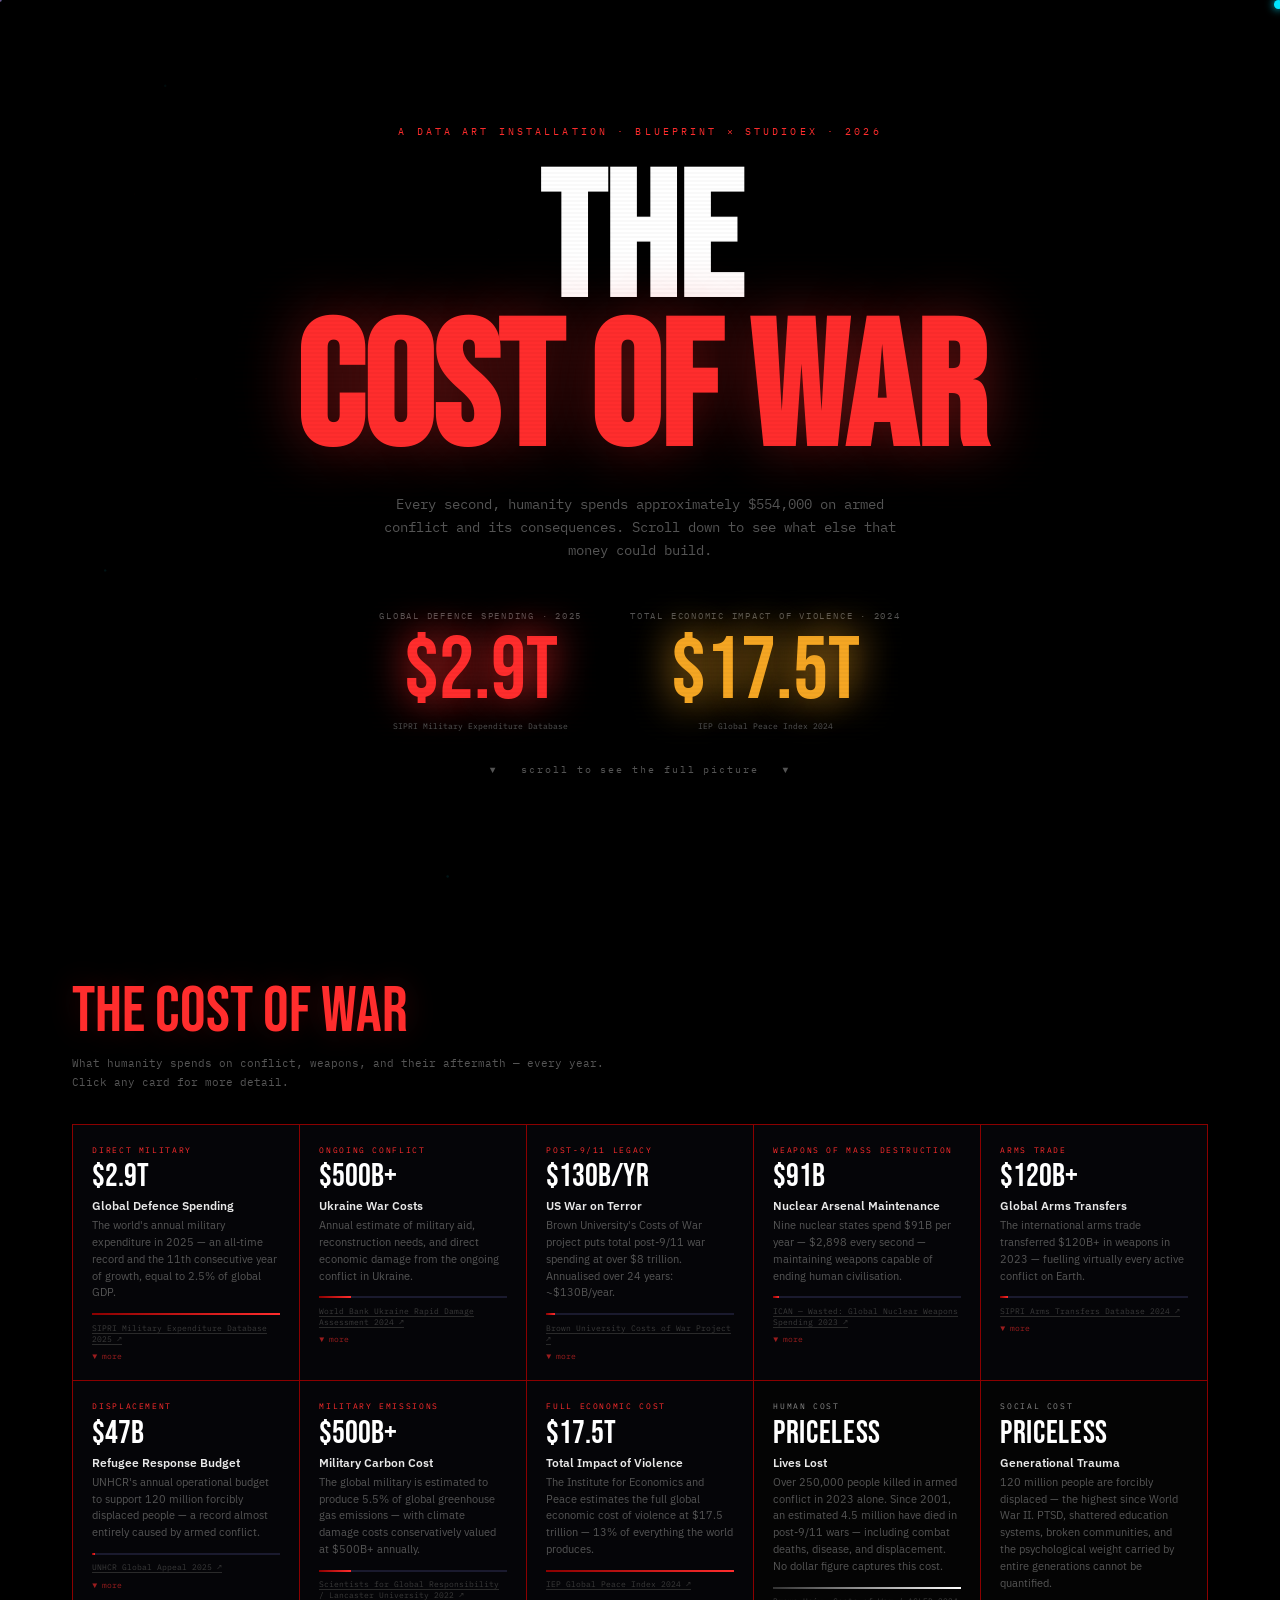
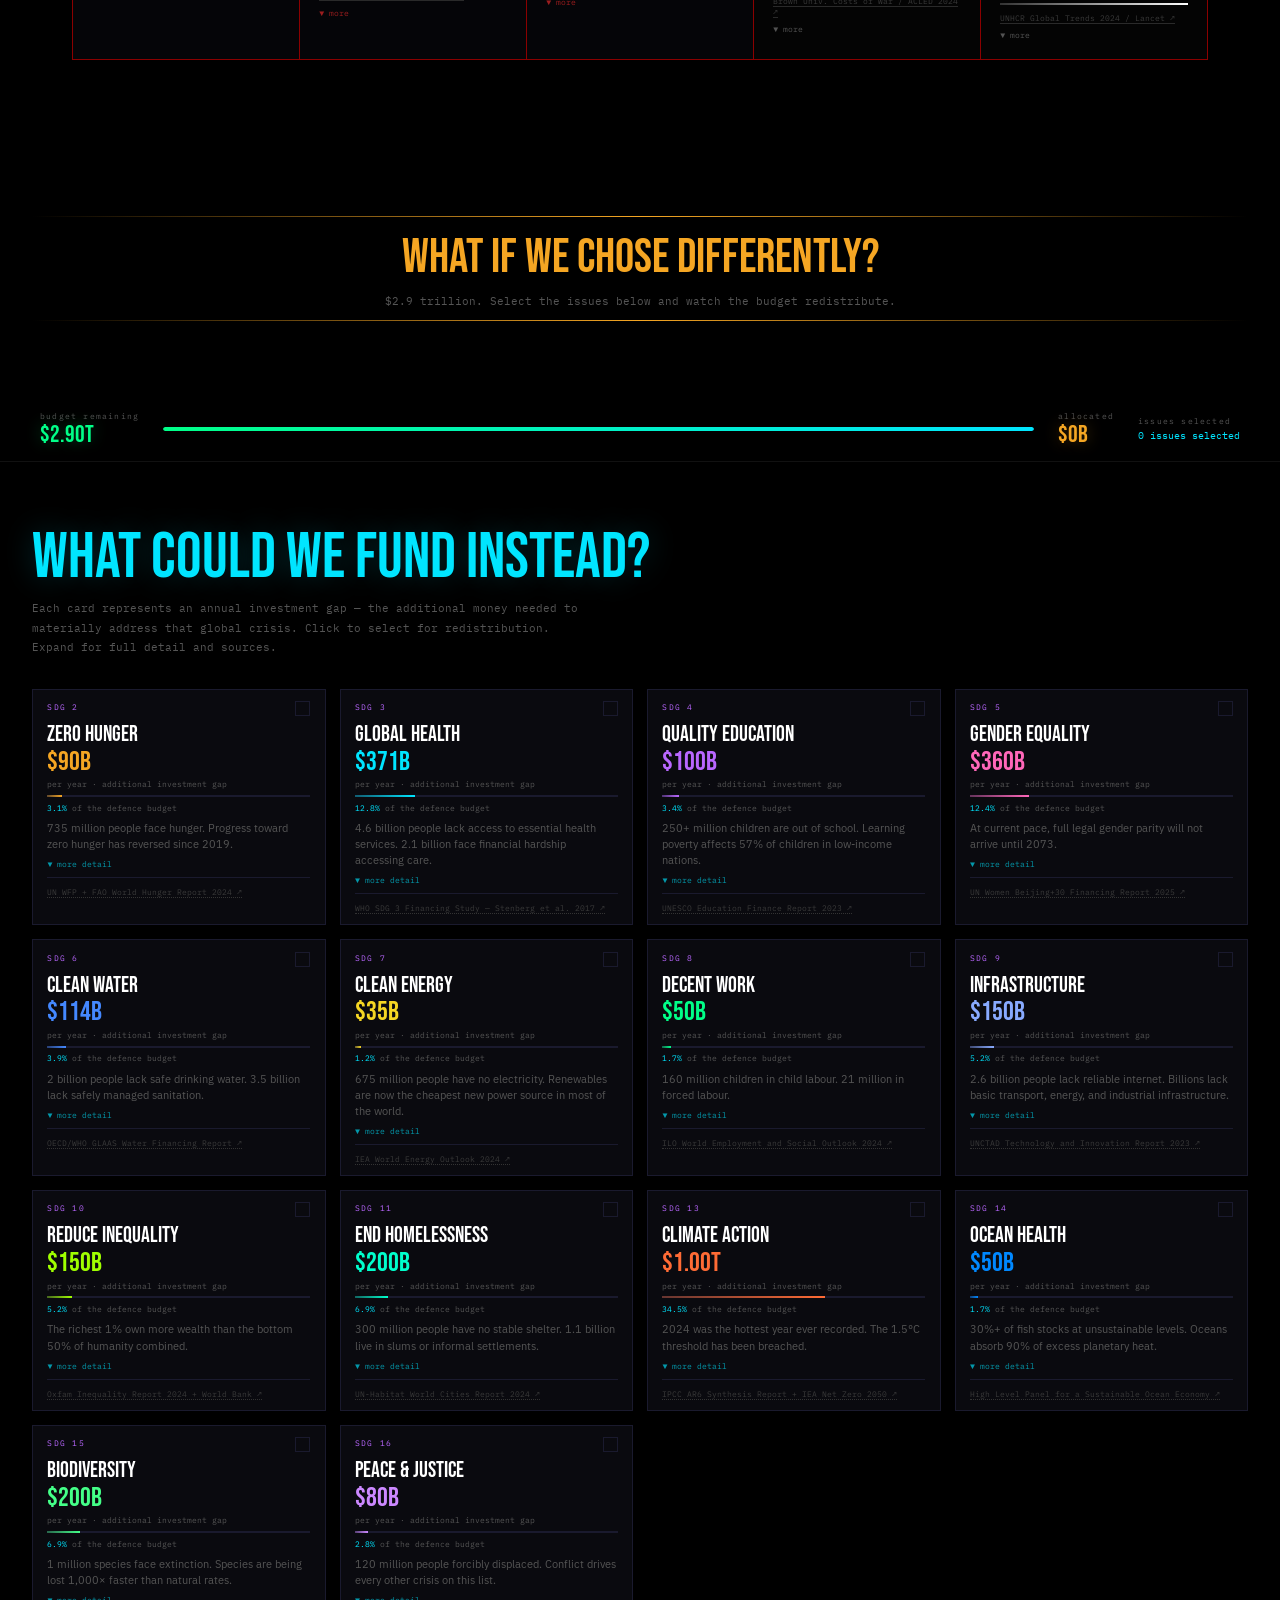
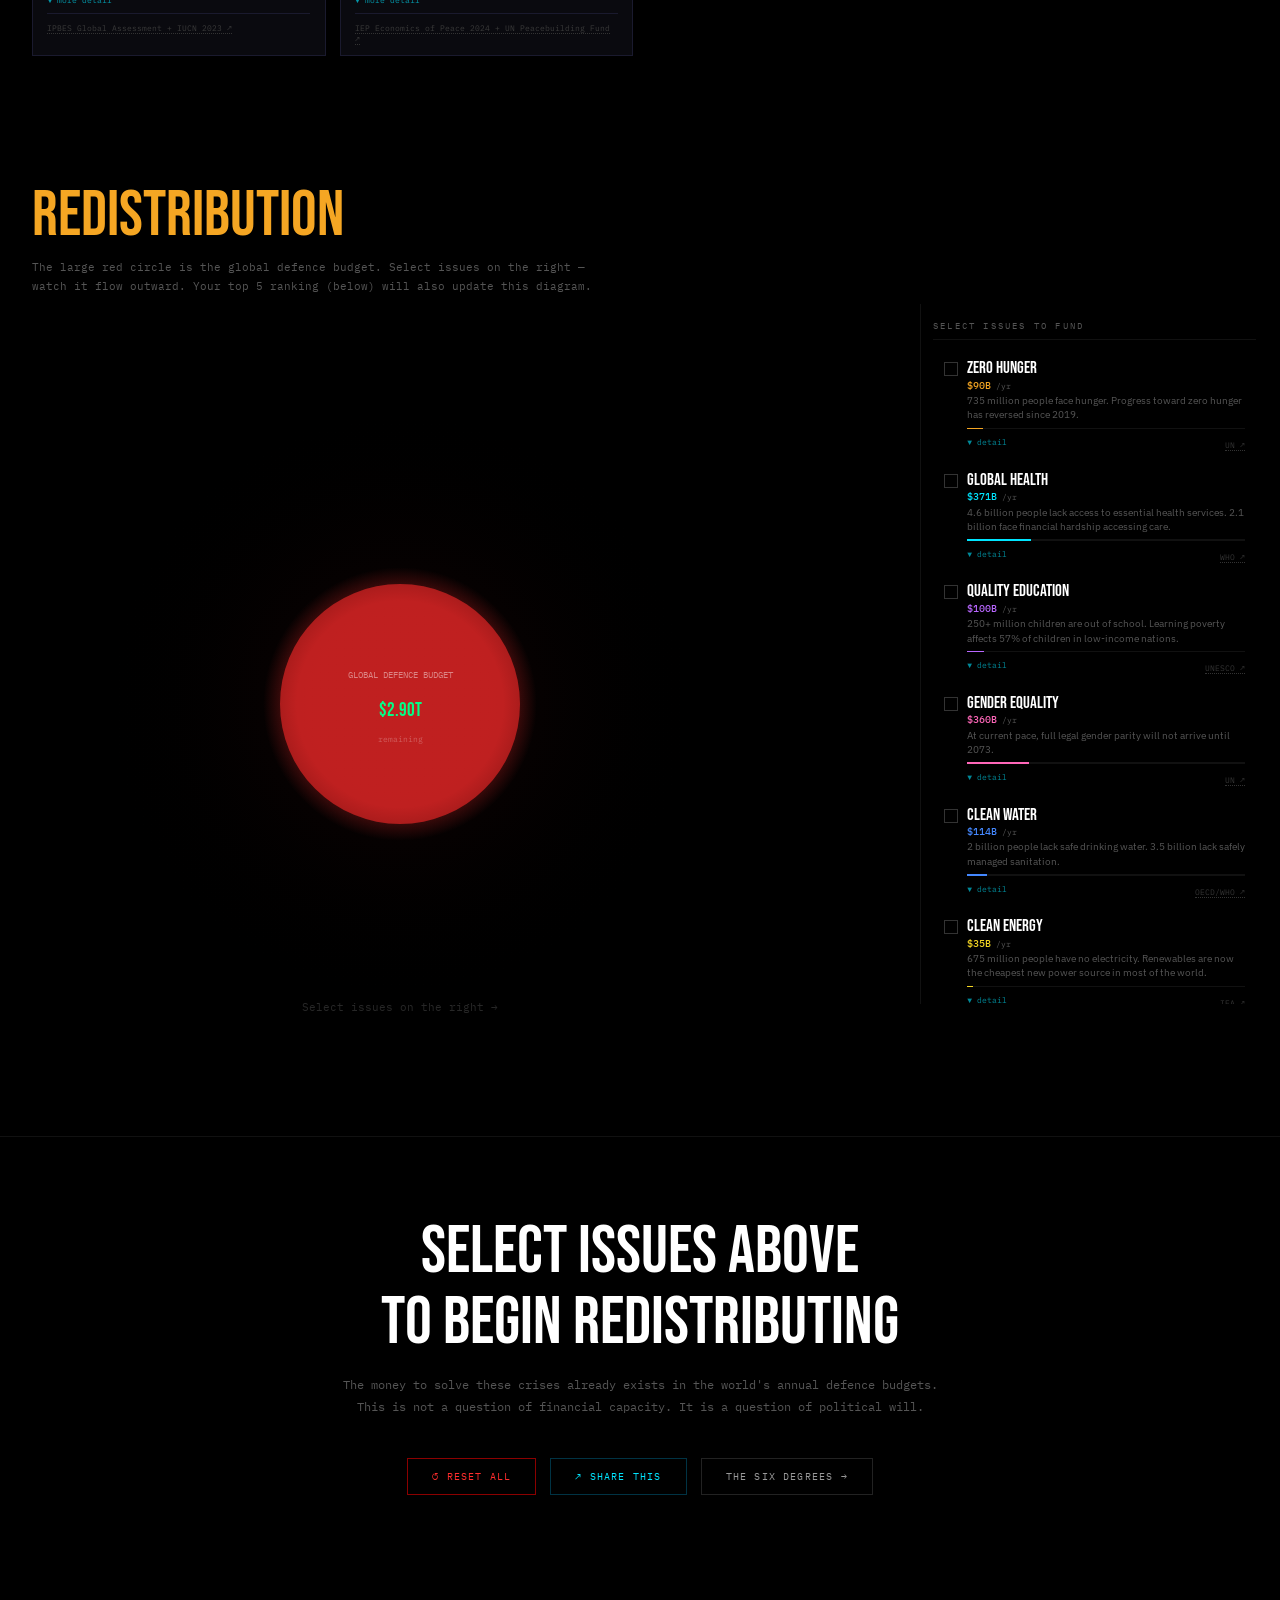
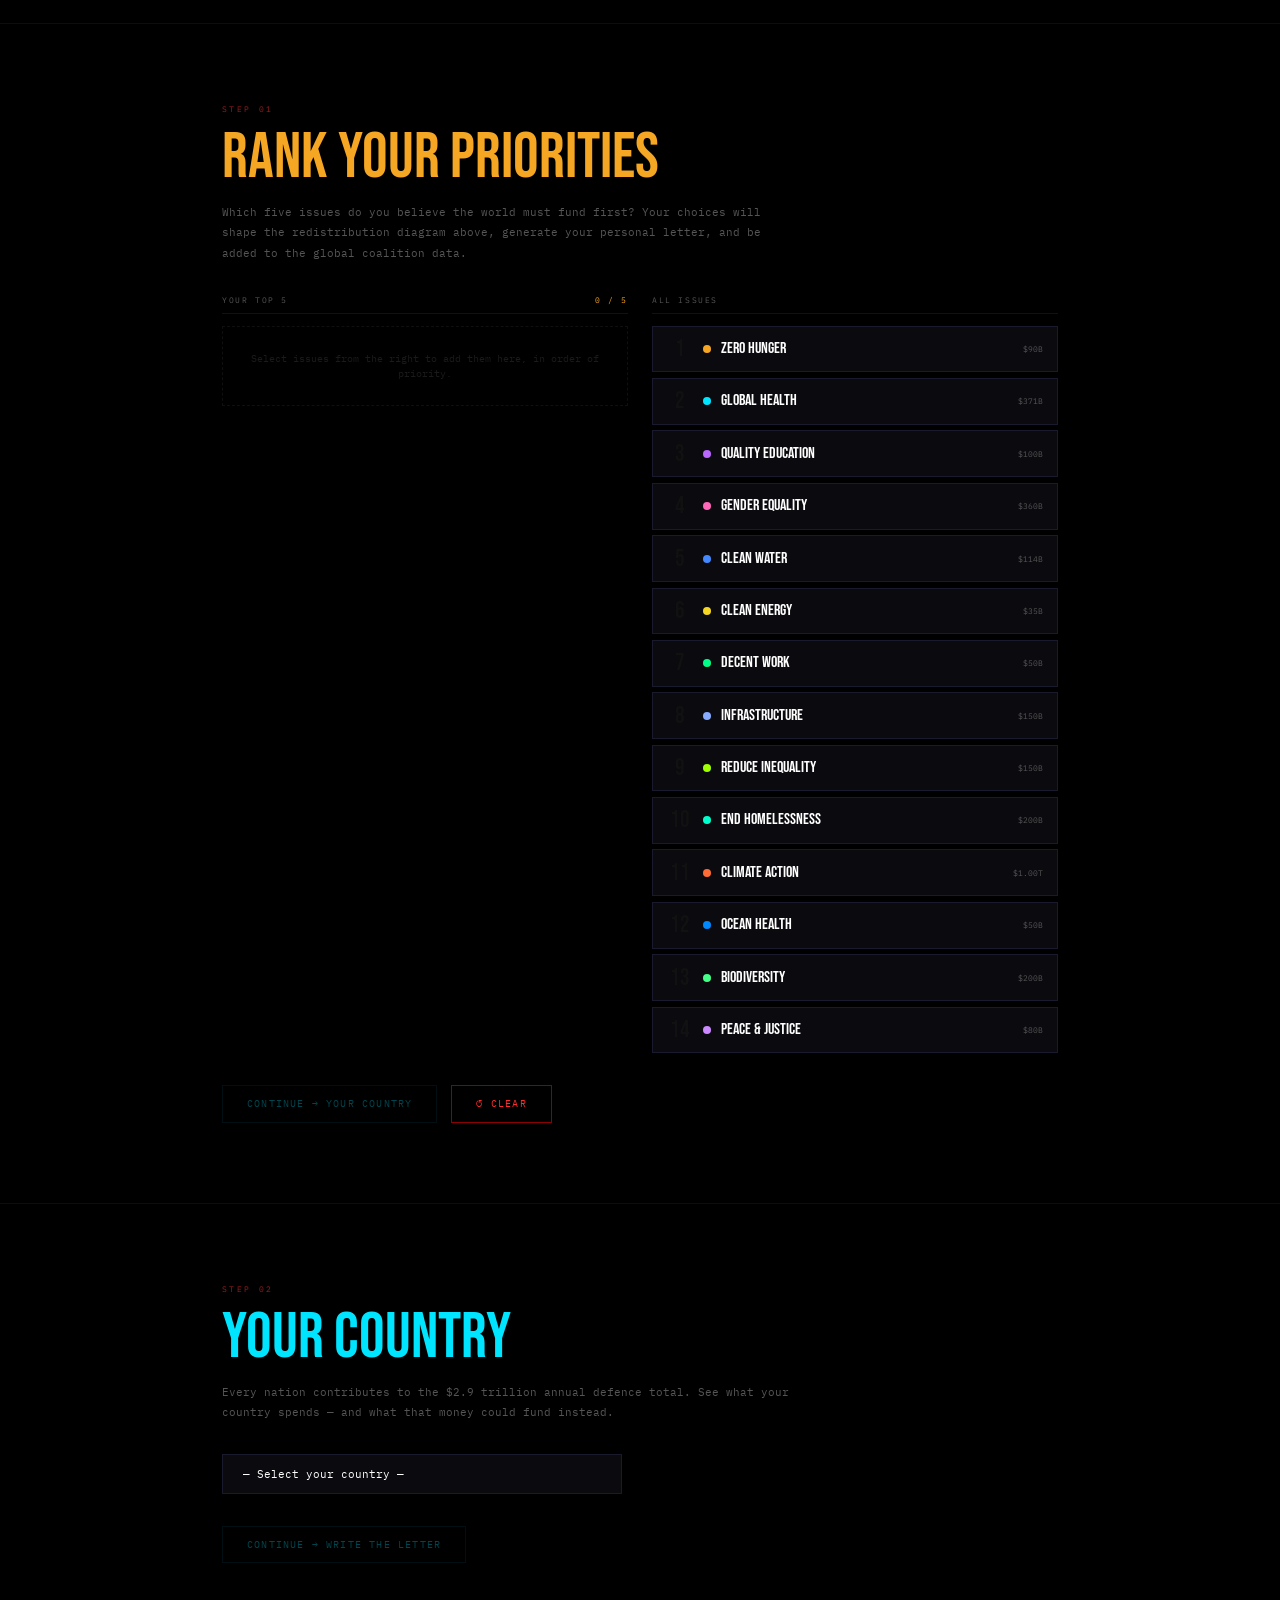
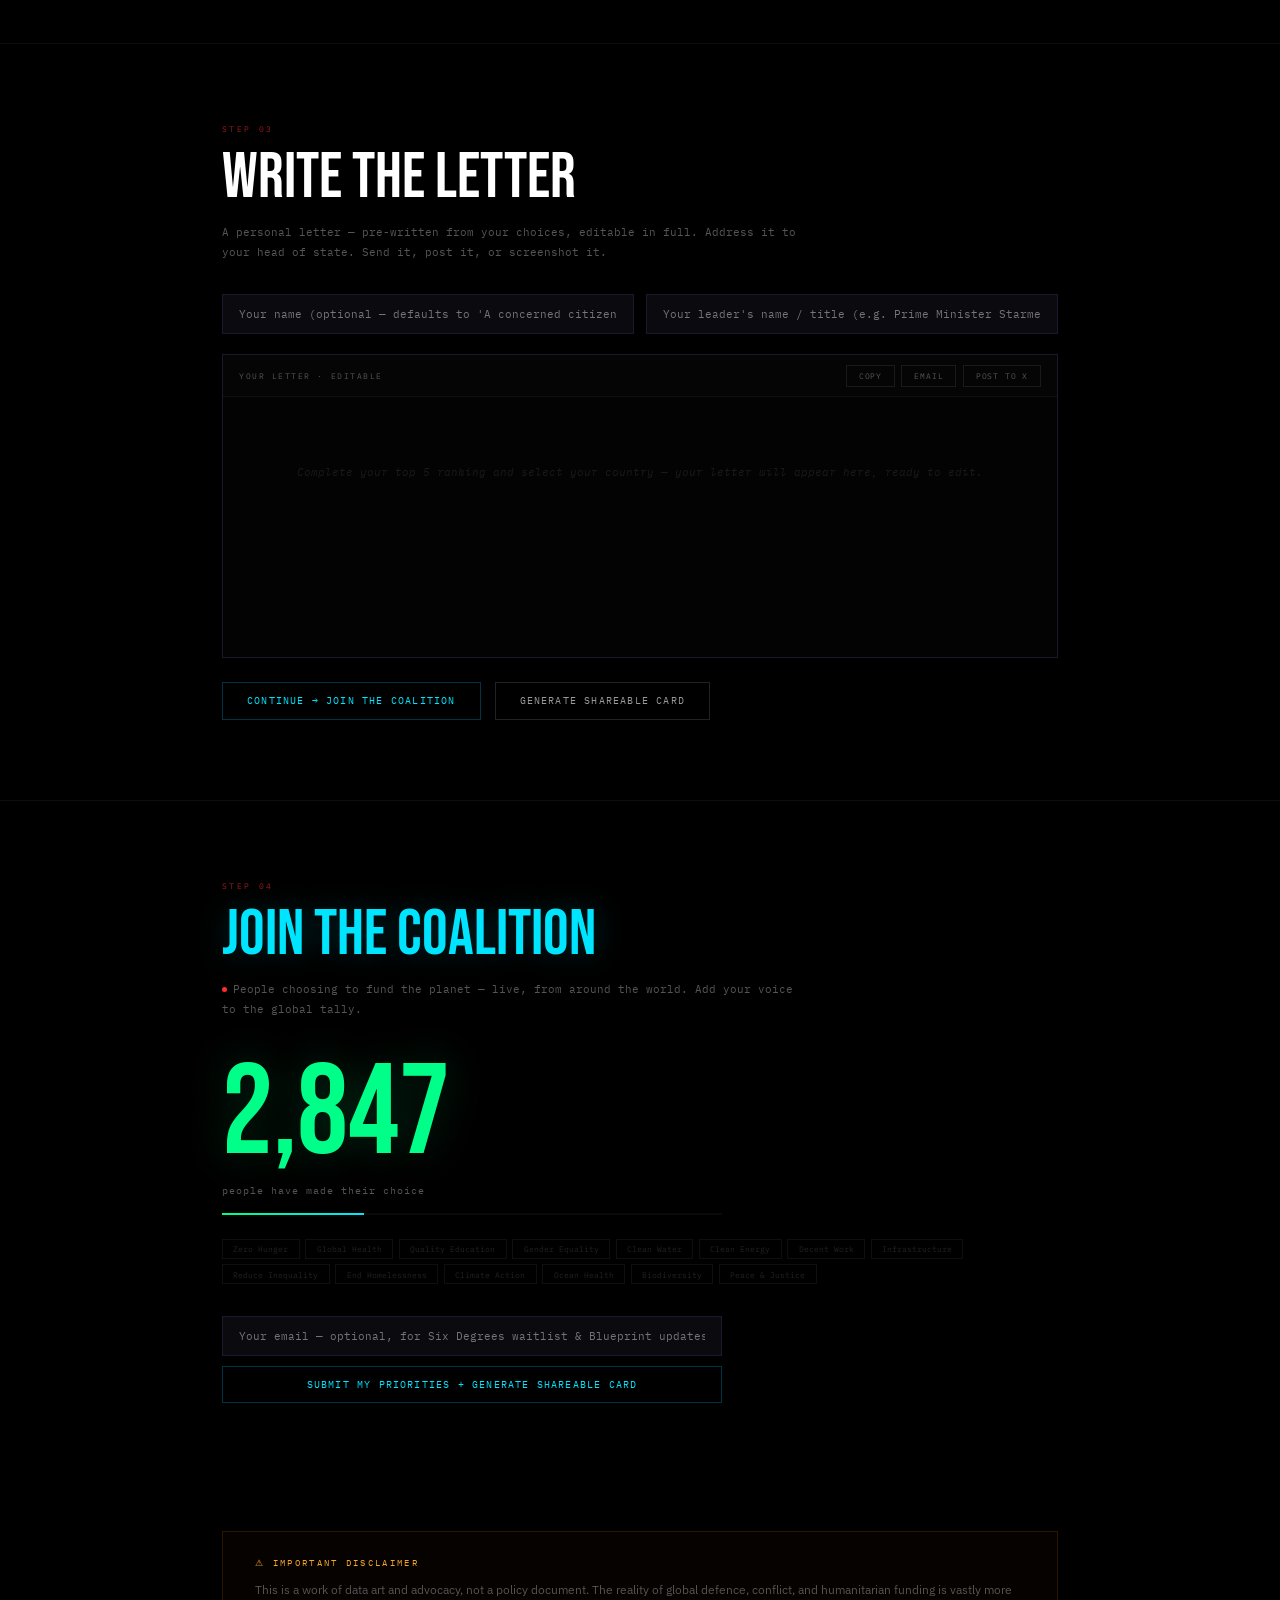
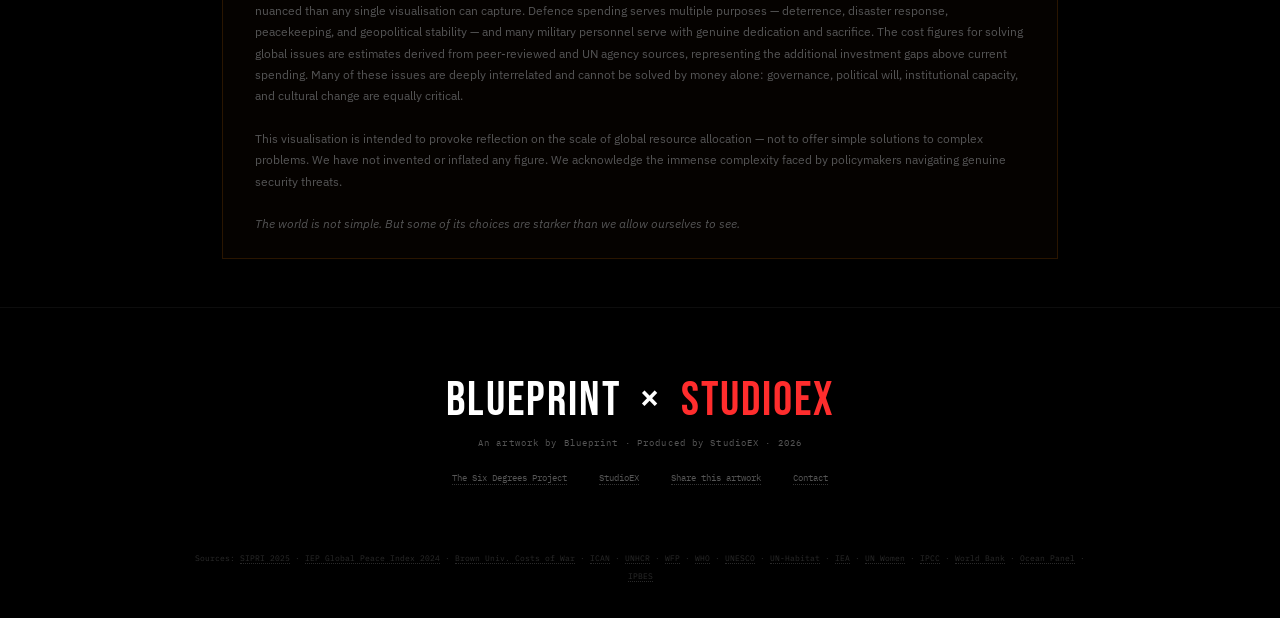
<file: archive-original.html>
<!DOCTYPE html>
<html lang="en">
<head>
<meta charset="UTF-8">
<meta name="viewport" content="width=device-width, initial-scale=1.0">
<title>The Cost of War — Blueprint × StudioEX</title>
<meta property="og:title" content="The Cost of War">
<meta property="og:description" content="In 2025, humanity spent $17.5 trillion on war and its consequences. See what else that money could do.">
<link href="https://fonts.googleapis.com/css2?family=Bebas+Neue&family=IBM+Plex+Mono:wght@300;400;500&family=IBM+Plex+Sans:wght@300;400;600&display=swap" rel="stylesheet">
<style>
*,*::before,*::after{box-sizing:border-box;margin:0;padding:0}
:root{
  --black:#000;--near-black:#050508;--panel:#0a0a0f;
  --red:#ff2d2d;--red-dim:#8b0000;--amber:#f5a623;
  --green:#00ff88;--green-dim:#004422;
  --teal:#00e5ff;--teal-dim:#003344;--purple:#b967ff;--blue:#4488ff;
  --text:#e8e8e8;--muted:#555;--border:#1a1a2e;
  --fd:'Bebas Neue',sans-serif;--fm:'IBM Plex Mono',monospace;--fb:'IBM Plex Sans',sans-serif;
}
html{scroll-behavior:smooth}
body{background:var(--black);color:var(--text);font-family:var(--fb);overflow-x:hidden;cursor:crosshair}
body::before{content:'';position:fixed;inset:0;background:repeating-linear-gradient(0deg,transparent,transparent 2px,rgba(0,0,0,.025) 2px,rgba(0,0,0,.025) 4px);pointer-events:none;z-index:999}
canvas#bg{position:fixed;top:0;left:0;width:100%;height:100%;pointer-events:none;z-index:1}

/* HERO */
.hero{min-height:100vh;display:flex;flex-direction:column;align-items:center;justify-content:center;text-align:center;padding:2rem;position:relative;z-index:2}
.eyebrow{font-family:var(--fm);font-size:.65rem;letter-spacing:.3em;color:var(--red);text-transform:uppercase;margin-bottom:2rem;opacity:0;animation:ri .8s .3s ease forwards}
.hero-title{font-family:var(--fd);font-size:clamp(4rem,14vw,11rem);line-height:.85;color:#fff;opacity:0;animation:ri .8s .5s ease forwards}
.hero-title span{color:var(--red);display:block;text-shadow:0 0 60px rgba(255,45,45,.4)}
.hero-sub{font-family:var(--fm);font-size:clamp(.65rem,1.2vw,.85rem);color:var(--muted);max-width:520px;line-height:1.7;margin-top:1.5rem;opacity:0;animation:ri .8s .7s ease forwards}
.hero-counters{display:flex;flex-wrap:wrap;gap:3rem;justify-content:center;margin:3rem 0 1.5rem;opacity:0;animation:ri .8s .9s ease forwards}
.hc{text-align:center}
.hc-lbl{font-family:var(--fm);font-size:.55rem;letter-spacing:.2em;color:var(--muted);text-transform:uppercase;margin-bottom:.4rem}
.hc-num{font-family:var(--fd);font-size:clamp(2.5rem,7vw,5.5rem);line-height:1;text-shadow:0 0 40px currentColor}
.hc-num.red{color:var(--red)} .hc-num.amber{color:var(--amber)}
.hc-sub{font-family:var(--fm);font-size:.52rem;color:var(--muted);margin-top:.3rem}
.scroll-cue{font-family:var(--fm);font-size:.6rem;letter-spacing:.2em;color:var(--muted);animation:blink 2s infinite;margin-top:.5rem}
@keyframes blink{0%,100%{opacity:.2}50%{opacity:.8}}
@keyframes ri{from{opacity:0;transform:translateY(22px)}to{opacity:1;transform:translateY(0)}}

/* SECTIONS */
.section{padding:5rem 2rem;max-width:1200px;margin:0 auto;position:relative;z-index:2}
.sec-title{font-family:var(--fd);font-size:clamp(2.5rem,6vw,4rem);line-height:1}
.sec-title.red{color:var(--red);text-shadow:0 0 30px rgba(255,45,45,.2)}
.sec-title.teal{color:var(--teal);text-shadow:0 0 30px rgba(0,229,255,.2)}
.sec-title.amber{color:var(--amber)}
.sec-desc{font-family:var(--fm);font-size:.7rem;color:var(--muted);max-width:560px;line-height:1.7;margin-top:.6rem;margin-bottom:2rem}

/* WAR CARDS */
.war-grid{display:grid;grid-template-columns:repeat(auto-fill,minmax(210px,1fr));gap:1px;background:var(--red-dim);border:1px solid var(--red-dim)}
.wc{background:var(--near-black);padding:1.2rem;position:relative;overflow:hidden;cursor:pointer;transition:background .25s}
.wc:hover{background:#0d0003}
.wc::after{content:'';position:absolute;top:0;left:0;right:0;height:2px;background:var(--red);transform:scaleX(0);transform-origin:left;transition:transform .3s}
.wc:hover::after{transform:scaleX(1)}
.wc-tag{font-family:var(--fm);font-size:.52rem;letter-spacing:.2em;color:var(--red);text-transform:uppercase;margin-bottom:.4rem}
.wc-amt{font-family:var(--fd);font-size:2rem;color:#fff;line-height:1}
.wc-name{font-family:var(--fb);font-size:.78rem;font-weight:600;color:var(--text);margin:.25rem 0}
.wc-sum{font-family:var(--fb);font-size:.7rem;color:var(--muted);line-height:1.5}
.wc-expand{display:none;font-family:var(--fb);font-size:.7rem;color:var(--muted);line-height:1.6;margin-top:.6rem;padding-top:.6rem;border-top:1px solid var(--border)}
.wc.open .wc-expand{display:block}
.wc-bar{height:2px;background:var(--border);margin:.75rem 0 .4rem;overflow:hidden}
.wc-bar-fill{height:100%;background:linear-gradient(90deg,var(--red-dim),var(--red));transition:width 1.4s cubic-bezier(.16,1,.3,1)}
.wc-src{font-family:var(--fm);font-size:.52rem}
.wc-src a{color:#3a3a3a;text-decoration:none;border-bottom:1px solid #2a2a2a;transition:color .2s}
.wc-src a:hover{color:var(--red)}
.wc-more{font-family:var(--fm);font-size:.52rem;color:var(--red);margin-top:.4rem;cursor:pointer;opacity:.6}
.wc-priceless{background:#040404}
.wc-priceless::after{background:#fff !important}
.wc-priceless .wc-tag{color:#888}
.wc-priceless .wc-amt{color:#fff;letter-spacing:.02em}
.wc-priceless .wc-more{color:#888}
.wc-bar-white{background:linear-gradient(90deg,#333,#fff) !important}

/* PRICELESS */
.priceless-row{display:grid;grid-template-columns:repeat(auto-fill,minmax(260px,1fr));gap:1px;background:#2a2a2a;border:1px solid #2a2a2a;margin-top:1px}
.pc{background:var(--near-black);padding:1.2rem;position:relative;overflow:hidden;transition:background .25s}
.pc:hover{background:#0d0d0d}
.pc::after{content:'';position:absolute;top:0;left:0;right:0;height:2px;background:#fff;transform:scaleX(0);transform-origin:left;transition:transform .3s}
.pc:hover::after{transform:scaleX(1)}
.pc-tag{font-family:var(--fm);font-size:.52rem;letter-spacing:.2em;color:#888;text-transform:uppercase;margin-bottom:.4rem}
.pc-val{font-family:var(--fd);font-size:2rem;color:#fff;line-height:1}
.pc-title{font-family:var(--fb);font-size:.78rem;font-weight:600;color:var(--text);margin:.25rem 0}
.pc-desc{font-family:var(--fb);font-size:.7rem;color:var(--muted);line-height:1.5}
.pc-bar{height:2px;background:var(--border);margin:.75rem 0 .4rem}
.pc-bar-fill{height:100%;background:linear-gradient(90deg,#333,#fff);width:100%}

/* DIVIDER */
.divider{padding:4rem 2rem;text-align:center;position:relative;z-index:2}
.div-line{height:1px;background:linear-gradient(90deg,transparent,var(--amber),transparent);margin:.75rem 0}
.div-text{font-family:var(--fd);font-size:clamp(1.8rem,4vw,3rem);color:var(--amber)}
.div-sub{font-family:var(--fm);font-size:.68rem;color:var(--muted);margin-top:.5rem}

/* STICKY TRACKER */
.tracker{position:sticky;top:0;z-index:200;background:rgba(0,0,0,.97);backdrop-filter:blur(20px);border-bottom:1px solid #111;padding:.85rem 2rem}
.tracker-inner{max-width:1200px;margin:0 auto;display:flex;align-items:center;gap:1.5rem;flex-wrap:wrap}
.ti{min-width:0}
.ti-lbl{font-family:var(--fm);font-size:.5rem;letter-spacing:.15em;color:var(--muted);margin-bottom:.15rem;white-space:nowrap}
.ti-val{font-family:var(--fd);font-size:1.5rem;line-height:1;white-space:nowrap;transition:color .4s}
.ti-val.g{color:var(--green);text-shadow:0 0 15px rgba(0,255,136,.3)}
.ti-val.a{color:var(--amber);text-shadow:0 0 15px rgba(245,166,35,.3)}
.ti-val.r{color:var(--red);text-shadow:0 0 15px rgba(255,45,45,.3)}
.ti-bar-w{flex:1;min-width:120px}
.ti-bar{height:4px;background:#111;border-radius:2px;overflow:hidden}
.ti-bar-fill{height:100%;border-radius:2px;background:linear-gradient(90deg,var(--green),var(--teal));transition:width .5s cubic-bezier(.16,1,.3,1),background .4s}
.ti-bar-fill.a{background:linear-gradient(90deg,var(--amber),#ff6b00)}
.ti-bar-fill.r{background:var(--red)}
.ti-count{font-family:var(--fm);font-size:.62rem;color:var(--teal);white-space:nowrap}

/* ISSUE CARDS */
.issues-grid{display:grid;grid-template-columns:repeat(auto-fill,minmax(250px,1fr));gap:.875rem}
.ic{background:var(--panel);border:1px solid var(--border);padding:.7rem .9rem;cursor:pointer;transition:border-color .2s,transform .15s,box-shadow .3s;position:relative;overflow:hidden}
.ic:hover:not(.cant){border-color:#2a2a4e;transform:translateY(-1px)}
.ic.sel{border-color:var(--teal);box-shadow:0 0 18px rgba(0,229,255,.1),inset 0 0 18px rgba(0,229,255,.03);animation:glow 2.5s ease infinite}
.ic.cant{opacity:.4;cursor:not-allowed}
@keyframes glow{0%,100%{box-shadow:0 0 10px rgba(0,229,255,.05)}50%{box-shadow:0 0 25px rgba(0,229,255,.18)}}
.ic-top{display:flex;justify-content:space-between;align-items:flex-start;margin-bottom:.5rem}
.ic-sdg{font-family:var(--fm);font-size:.52rem;letter-spacing:.15em;color:var(--purple);text-transform:uppercase}
.ic-chk{width:15px;height:15px;border:1px solid var(--border);flex-shrink:0;transition:all .2s}
.ic.sel .ic-chk{background:var(--teal);border-color:var(--teal)}
.ic-name{font-family:var(--fd);font-size:1.35rem;color:#fff;line-height:1;margin-bottom:.2rem}
.ic-cost{font-family:var(--fd);font-size:1.7rem;line-height:1;margin-bottom:.15rem}
.ic-unit{font-family:var(--fm);font-size:.52rem;color:var(--muted);margin-bottom:.35rem}
.ic-pb{height:2px;background:var(--border);margin-bottom:.3rem;overflow:hidden}
.ic-pb-fill{height:100%;transition:width .8s cubic-bezier(.16,1,.3,1)}
.ic-pct{font-family:var(--fm);font-size:.52rem;color:var(--muted)}
.ic-pct span{color:var(--teal)}
.ic-sum{font-family:var(--fb);font-size:.68rem;color:var(--muted);line-height:1.5;margin-top:.45rem}
.ic-detail{display:none;font-family:var(--fb);font-size:.68rem;color:var(--muted);line-height:1.6;margin-top:.45rem;padding-top:.45rem;border-top:1px solid var(--border)}
.ic.exp .ic-detail{display:block}
.ic-more{font-family:var(--fm);font-size:.52rem;color:var(--teal);margin-top:.35rem;opacity:.65;cursor:pointer;user-select:none}
.ic-src{font-family:var(--fm);font-size:.52rem;margin-top:.5rem;padding-top:.5rem;border-top:1px solid var(--border)}
.ic-src a{color:#3a3a3a;text-decoration:none;border-bottom:1px dotted #333;transition:color .2s}
.ic-src a:hover{color:var(--teal)}
.cant-tag{font-family:var(--fm);font-size:.48rem;letter-spacing:.08em;color:var(--red);border:1px solid var(--red-dim);padding:2px 5px;display:inline-block;margin-top:.35rem}

/* VIS */
.vis-section{padding:2rem 0;width:100%;position:relative;z-index:2;background:var(--black)}
.vis-header{padding:2rem 2rem .5rem;max-width:1400px;margin:0 auto}
.vis-layout{display:grid;grid-template-columns:1fr 360px;gap:0;align-items:start;width:100%}
#flowC{display:block;background:transparent;border:none;flex-shrink:0}
.vis-issue-panel{display:flex;flex-direction:column;gap:.4rem;height:700px;overflow-y:auto;padding:.75rem 1.5rem .75rem .75rem;border-left:1px solid #111}
.vis-issue-panel::-webkit-scrollbar{width:3px}
.vis-issue-panel::-webkit-scrollbar-track{background:#000}
.vis-issue-panel::-webkit-scrollbar-thumb{background:#1a1a1a}
.vis-panel-title{font-family:var(--fm);font-size:.55rem;letter-spacing:.25em;color:var(--muted);text-transform:uppercase;padding:.25rem 0 .5rem;margin-bottom:.25rem;border-bottom:1px solid #111}

/* PANEL ISSUE ROWS — compact tick-list */
.pic{display:flex;align-items:flex-start;gap:.6rem;padding:.55rem .6rem;cursor:pointer;border:1px solid transparent;transition:border-color .2s,background .2s;position:relative}
.pic:hover:not(.pcant){background:#0a0a0f;border-color:#1a1a2e}
.pic.psel{background:#05080f;border-color:var(--teal)}
.pic.pcant{opacity:.4;cursor:not-allowed}
.pic-chk{width:14px;height:14px;border:1px solid #333;flex-shrink:0;margin-top:2px;transition:all .2s}
.pic.psel .pic-chk{background:var(--teal);border-color:var(--teal)}
.pic-body{flex:1;min-width:0}
.pic-name{font-family:var(--fd);font-size:1.05rem;color:#fff;line-height:1;margin-bottom:.1rem}
.pic-cost{font-family:var(--fm);font-size:.62rem;margin-bottom:.15rem;font-weight:500}
.pic-sum{font-family:var(--fb);font-size:.62rem;color:var(--muted);line-height:1.45;margin-bottom:.2rem}
.pic-detail{display:none;font-family:var(--fb);font-size:.6rem;color:#444;line-height:1.55;margin-top:.2rem;padding-top:.2rem;border-top:1px solid #111}
.pic.pexp .pic-detail{display:block}
.pic-foot{display:flex;align-items:center;justify-content:space-between;margin-top:.2rem}
.pic-more{font-family:var(--fm);font-size:.5rem;color:var(--teal);opacity:.6;cursor:pointer;user-select:none}
.pic-src a{font-family:var(--fm);font-size:.5rem;color:#333;text-decoration:none;border-bottom:1px dotted #333;transition:color .2s}
.pic-src a:hover{color:var(--teal)}
.pic-pct-bar{height:1.5px;background:#111;margin-top:.3rem;overflow:hidden}
.pic-pct-fill{height:100%;transition:width .6s cubic-bezier(.16,1,.3,1)}

/* DETAIL SECTION — full cards above vis */
.detail-section{padding:4rem 2rem;max-width:1400px;margin:0 auto;position:relative;z-index:2}
.detail-grid{display:grid;grid-template-columns:repeat(auto-fill,minmax(280px,1fr));gap:.875rem;margin-top:1.5rem}

@media(max-width:900px){
  .vis-layout{grid-template-columns:1fr}
  .vis-issue-panel{height:auto;max-height:none;flex-direction:row;flex-wrap:wrap;border-left:none;border-top:1px solid #111;padding:1rem}
  .pic{min-width:200px;flex:1}
}

/* SUMMARY */
.summary{padding:5rem 2rem;text-align:center;border-top:1px solid #111;position:relative;z-index:2}
.sum-big{font-family:var(--fd);font-size:clamp(2rem,5.5vw,4.2rem);line-height:1.05;color:#fff;margin-bottom:1rem}
.sum-big .g{color:var(--green);text-shadow:0 0 30px rgba(0,255,136,.3)}
.sum-big .r{color:var(--red)}
.sum-stmt{font-family:var(--fm);font-size:.72rem;color:var(--muted);max-width:620px;margin:0 auto 2.5rem;line-height:1.9}
.sum-btns{display:flex;gap:.875rem;justify-content:center;flex-wrap:wrap;margin-bottom:3rem}
.btn{font-family:var(--fm);font-size:.62rem;letter-spacing:.12em;padding:.7rem 1.5rem;cursor:pointer;transition:all .2s;text-transform:uppercase;border:none}
.btn-r{color:var(--red);border:1px solid var(--red-dim);background:transparent}
.btn-r:hover{background:var(--red);color:#000}
.btn-t{color:var(--teal);border:1px solid var(--teal-dim);background:transparent}
.btn-t:hover{background:var(--teal);color:#000}
.btn-w{color:#999;border:1px solid #222;background:transparent}
.btn-w:hover{background:#fff;color:#000}

/* SHARE */
.share-ov{display:none;position:fixed;inset:0;background:rgba(0,0,0,.93);z-index:600;align-items:center;justify-content:center;padding:2rem}
.share-ov.open{display:flex}
.share-box{background:var(--near-black);border:1px solid var(--border);padding:2.5rem;max-width:460px;width:100%;text-align:center}
.share-title{font-family:var(--fd);font-size:2rem;color:#fff;margin-bottom:.75rem}
.share-sub{font-family:var(--fm);font-size:.62rem;color:var(--muted);line-height:1.7;margin-bottom:1.25rem}
.share-inp{width:100%;background:#0a0a0f;border:1px solid var(--border);color:#fff;font-family:var(--fm);font-size:.72rem;padding:.7rem 1rem;outline:none;margin-bottom:.6rem;transition:border-color .2s}
.share-inp:focus{border-color:var(--teal)}
.share-thanks{display:none;font-family:var(--fm);font-size:.7rem;color:var(--green);padding:.75rem;border:1px solid var(--green-dim);margin-top:.6rem}
.share-note{font-family:var(--fm);font-size:.52rem;color:var(--muted);margin-top:.6rem;line-height:1.6}
.share-links-row{display:flex;gap:.6rem;justify-content:center;margin-top:1rem;flex-wrap:wrap}
.s-lbtn{font-family:var(--fm);font-size:.58rem;padding:.5rem .9rem;border:1px solid var(--border);background:transparent;color:var(--text);cursor:pointer;transition:all .2s}
.s-lbtn:hover{background:#fff;color:#000}
.share-close{font-family:var(--fm);font-size:.58rem;color:var(--muted);cursor:pointer;margin-top:1rem;display:block;text-decoration:underline}

/* DISCLAIMER */
.disclaimer{padding:3rem 2rem;max-width:900px;margin:0 auto;position:relative;z-index:2}
.disc-box{border:1px solid #2a1500;background:#050200;padding:1.5rem 2rem}
.disc-title{font-family:var(--fm);font-size:.58rem;letter-spacing:.25em;color:var(--amber);text-transform:uppercase;margin-bottom:.6rem}
.disc-text{font-family:var(--fb);font-size:.72rem;color:var(--muted);line-height:1.85}

/* STUDIO */
.studio{padding:4rem 2rem 2rem;text-align:center;border-top:1px solid #0d0d0d;position:relative;z-index:2}
.st-name{font-family:var(--fd);font-size:clamp(1.5rem,4vw,3rem);color:#fff;letter-spacing:.04em}
.st-name span{color:var(--red)}
.st-sub{font-family:var(--fm);font-size:.58rem;color:var(--muted);margin-top:.4rem;letter-spacing:.12em}
.st-links{display:flex;gap:2rem;justify-content:center;margin-top:1.4rem;flex-wrap:wrap}
.st-links a{font-family:var(--fm);font-size:.58rem;color:var(--muted);text-decoration:none;border-bottom:1px dotted #333;transition:color .2s}
.st-links a:hover{color:var(--teal)}

footer{padding:2rem;text-align:center;position:relative;z-index:2}
footer p{font-family:var(--fm);font-size:.52rem;color:#2a2a2a;line-height:2.2;max-width:900px;margin:0 auto}
footer a{color:#2a2a2a;text-decoration:none;border-bottom:1px dotted #2a2a2a}
footer a:hover{color:var(--muted)}

/* ═══ JOURNEY SECTIONS ═══ */
.journey-section{border-top:1px solid #0d0d0d;position:relative;z-index:2}
.journey-inner{max-width:900px;margin:0 auto;padding:5rem 2rem}
.journey-label{font-family:var(--fm);font-size:.5rem;letter-spacing:.3em;color:var(--red);text-transform:uppercase;margin-bottom:.75rem;opacity:.6}
.journey-desc{font-family:var(--fm);font-size:.68rem;color:var(--muted);line-height:1.85;margin:.75rem 0 2rem;max-width:580px}
.journey-actions{display:flex;gap:.875rem;flex-wrap:wrap;margin-top:2rem}

/* ═══ RANKING ═══ */
.rank-ui{display:grid;grid-template-columns:1fr 1fr;gap:1.5rem;margin-top:1.5rem}
@media(max-width:680px){.rank-ui{grid-template-columns:1fr}}
.rank-col-head{font-family:var(--fm);font-size:.5rem;letter-spacing:.2em;color:var(--muted);text-transform:uppercase;margin-bottom:.75rem;padding-bottom:.5rem;border-bottom:1px solid #111;display:flex;align-items:center;gap:.5rem}
.rank-counter{color:var(--amber);margin-left:auto}
.rank-drop{display:flex;flex-direction:column;gap:.35rem;min-height:80px}
.rank-pool{display:flex;flex-direction:column;gap:.35rem}
.rank-pill{display:flex;align-items:center;gap:.6rem;padding:.65rem .9rem;background:var(--panel);border:1px solid var(--border);cursor:pointer;transition:border-color .2s,background .2s;user-select:none}
.rank-pill:hover{border-color:#2a2a4e;background:#0a0a14}
.rank-pill.in-top{opacity:.3;pointer-events:none}
.rank-pill.is-ranked{background:#050d05;border-color:var(--amber)}
.rp-num{font-family:var(--fd);font-size:1.5rem;color:#111;width:26px;flex-shrink:0;transition:color .25s;text-align:center;line-height:1}
.rank-pill.is-ranked .rp-num{color:var(--amber)}
.rp-dot{width:8px;height:8px;border-radius:50%;flex-shrink:0}
.rp-name{font-family:var(--fd);font-size:1rem;color:#fff;flex:1;line-height:1}
.rp-cost{font-family:var(--fm);font-size:.5rem;color:var(--muted);white-space:nowrap}
.rp-rm{font-family:var(--fm);font-size:.5rem;color:var(--red);opacity:0;transition:opacity .2s;margin-left:.25rem;cursor:pointer;flex-shrink:0}
.rank-pill.is-ranked:hover .rp-rm{opacity:.7}
.rank-empty-msg{font-family:var(--fm);font-size:.6rem;color:#1a1a1a;padding:1.5rem;border:1px dashed #0f0f0f;text-align:center;line-height:1.6}

/* ═══ COUNTRY ═══ */
.country-ui{margin-top:1.5rem}
.country-select{background:#0a0a0f;border:1px solid var(--border);color:#fff;font-family:var(--fm);font-size:.7rem;padding:.75rem 1.25rem;outline:none;transition:border-color .2s;width:100%;max-width:400px;cursor:pointer;-webkit-appearance:none;appearance:none}
.country-select:focus{border-color:var(--teal)}
.country-card{background:var(--panel);border:1px solid var(--border);padding:1.75rem 2rem;margin-top:1.25rem}
.cc-name{font-family:var(--fd);font-size:2.2rem;color:#fff;line-height:1;margin-bottom:.2rem}
.cc-spend{font-family:var(--fd);font-size:3.5rem;color:var(--red);text-shadow:0 0 20px rgba(255,45,45,.2);line-height:1;margin-bottom:.3rem}
.cc-meta{font-family:var(--fm);font-size:.58rem;color:var(--muted);line-height:1.8;margin-bottom:1.25rem}
.cc-meta a{color:var(--teal);text-decoration:none;border-bottom:1px dotted var(--teal-dim)}
.cc-bars{display:flex;flex-direction:column;gap:.6rem}
.cc-bar-row{display:flex;align-items:center;gap:.75rem}
.cc-bar-lbl{font-family:var(--fm);font-size:.54rem;color:var(--muted);width:170px;flex-shrink:0;line-height:1.3}
.cc-bar-track{flex:1;height:2px;background:#0f0f0f;overflow:hidden}
.cc-bar-fill{height:100%;transition:width 1.3s cubic-bezier(.16,1,.3,1)}
.cc-bar-val{font-family:var(--fm);font-size:.54rem;text-align:right;flex-shrink:0;width:48px}
.cc-note{font-family:var(--fm);font-size:.58rem;color:var(--teal);padding:.6rem .9rem;border:1px solid var(--teal-dim);background:#00050a;margin-top:1.25rem;line-height:1.7}

/* ═══ LETTER ═══ */
.letter-fields{display:grid;grid-template-columns:1fr 1fr;gap:.75rem;margin:1.5rem 0 1.25rem}
@media(max-width:600px){.letter-fields{grid-template-columns:1fr}}
.field-inp{background:#0a0a0f;border:1px solid var(--border);color:#fff;font-family:var(--fm);font-size:.68rem;padding:.75rem 1rem;outline:none;transition:border-color .2s;width:100%}
.field-inp:focus{border-color:var(--teal)}
.letter-wrap{border:1px solid var(--border);background:#030303}
.letter-toolbar{display:flex;align-items:center;justify-content:space-between;padding:.6rem 1rem;border-bottom:1px solid #0f0f0f;background:#050505}
.letter-toolbar-label{font-family:var(--fm);font-size:.48rem;letter-spacing:.2em;color:var(--muted);text-transform:uppercase}
.letter-toolbar-actions{display:flex;gap:.4rem}
.tool-btn{font-family:var(--fm);font-size:.5rem;letter-spacing:.1em;color:var(--muted);border:1px solid #1a1a1a;background:transparent;padding:.3rem .75rem;cursor:pointer;text-transform:uppercase;transition:all .2s}
.tool-btn:hover{border-color:var(--teal);color:var(--teal)}
.letter-body{padding:2rem 2.5rem;font-family:var(--fm);font-size:.68rem;color:#555;line-height:2.1;min-height:260px;outline:none;white-space:pre-wrap}
.letter-body:focus{color:#888}
.letter-placeholder{color:#1a1a1a;font-style:italic;display:block;text-align:center;padding:2rem 0}
.letter-contact-note{font-family:var(--fm);font-size:.55rem;color:var(--muted);margin-top:.75rem;line-height:1.8}
.letter-contact-note a{color:var(--muted);text-decoration:none;border-bottom:1px dotted #333}

/* ═══ COALITION ═══ */
.coalition-display{margin:1.5rem 0 2rem;text-align:left}
.coalition-num{font-family:var(--fd);font-size:clamp(4rem,11vw,8rem);color:var(--green);text-shadow:0 0 40px rgba(0,255,136,.18);line-height:1}
.coalition-suffix{font-family:var(--fm);font-size:.62rem;color:var(--muted);margin:.3rem 0 1rem;letter-spacing:.1em}
.live-dot{display:inline-block;width:5px;height:5px;background:var(--red);border-radius:50%;margin-right:.35rem;animation:livePulse 1.2s ease infinite;vertical-align:middle}
@keyframes livePulse{0%,100%{opacity:1;transform:scale(1)}50%{opacity:.3;transform:scale(.6)}}
.coalition-bar-wrap{max-width:500px;margin-bottom:1.5rem}
.coalition-bar{height:2px;background:#0a0a0a;overflow:hidden}
.coalition-bar-fill{height:100%;background:linear-gradient(90deg,var(--green),var(--teal));width:0%;transition:width 2.5s cubic-bezier(.16,1,.3,1)}
.coalition-top{display:flex;flex-wrap:wrap;gap:.35rem;margin-bottom:1.5rem}
.cti{font-family:var(--fm);font-size:.52rem;padding:.22rem .65rem;border:1px solid #0f0f0f;color:#222}
.cti.hot{border-color:var(--teal-dim);color:var(--teal)}
.coalition-form{max-width:500px}
.coalition-thanks{font-family:var(--fm);font-size:.68rem;color:var(--green);padding:.75rem;border:1px solid var(--green-dim);margin-top:.75rem}

/* ═══ SHARE CARD OVERLAY ═══ */
.sc-overlay{display:none;position:fixed;inset:0;background:rgba(0,0,0,.97);z-index:900;align-items:center;justify-content:center;padding:1rem;flex-direction:column;gap:.875rem}
.sc-overlay.open{display:flex}
.sc-modal{display:flex;flex-direction:column;align-items:center;gap:.875rem;max-width:480px;width:100%}
#shareCard{width:100%;background:#000;border:1px solid #111;padding:1.75rem;font-family:'IBM Plex Mono',monospace}
.sc-header{display:flex;justify-content:space-between;align-items:flex-start;margin-bottom:1rem}
.sc-eyebrow{font-size:.48rem;letter-spacing:.25em;color:var(--red);text-transform:uppercase;line-height:1.6}
.sc-logo{font-family:'Bebas Neue',sans-serif;font-size:.9rem;color:var(--red);text-align:right;line-height:1.2}
.sc-headline{font-family:'Bebas Neue',sans-serif;font-size:2rem;color:#fff;line-height:1.05;margin-bottom:1.1rem}
.sc-issues{display:flex;flex-direction:column;gap:.4rem;margin-bottom:.875rem}
.sc-row{display:flex;align-items:center;gap:.45rem}
.sc-rn{font-family:'Bebas Neue',sans-serif;font-size:1rem;color:#111;width:16px;flex-shrink:0}
.sc-dot{width:7px;height:7px;border-radius:50%;flex-shrink:0}
.sc-in{font-size:.6rem;color:var(--text);flex:1}
.sc-ic{font-size:.55rem}
.sc-divider{border:none;border-top:1px solid #0f0f0f;margin:.65rem 0}
.sc-stat-row{display:flex;justify-content:space-between;align-items:flex-end}
.sc-stat{font-size:.52rem;color:var(--muted);line-height:1.8;flex:1}
.sc-stat-right{font-family:'Bebas Neue',sans-serif;font-size:1.8rem;color:var(--green);text-align:right;line-height:1;text-shadow:0 0 12px rgba(0,255,136,.22)}
.sc-footer-row{display:flex;justify-content:space-between;align-items:flex-end;margin-top:.4rem}
.sc-footer-left{font-size:.5rem;color:#333;line-height:1.6;flex:1}
.sc-footer-right{font-size:.46rem;color:#1a1a1a;text-align:right;line-height:1.7}
.sc-actions{display:flex;gap:.5rem;flex-wrap:wrap;justify-content:center;width:100%}
.sc-close{font-family:var(--fm);font-size:.55rem;color:var(--muted);cursor:pointer;text-align:center;text-decoration:underline}

.burst{position:fixed;pointer-events:none;z-index:500;font-family:var(--fd);font-size:1.05rem;animation:burstUp .9s ease forwards;white-space:nowrap}
@keyframes burstUp{0%{opacity:1;transform:translateY(0)}100%{opacity:0;transform:translateY(-65px) scale(.55)}}

@media(max-width:620px){
  .tracker-inner,.sum-btns{flex-direction:column;align-items:flex-start;gap:.5rem}
  .ti-bar-w{width:100%}
}
</style>
</head>
<body>
<canvas id="bg"></canvas>

<!-- ═══ HERO ═══ -->
<section class="hero">
  <div class="eyebrow">A data art installation · Blueprint × StudioEX · 2026</div>
  <h1 class="hero-title">THE<br><span>COST OF WAR</span></h1>
  <p class="hero-sub">Every second, humanity spends approximately $554,000 on armed conflict and its consequences. Scroll down to see what else that money could build.</p>
  <div class="hero-counters">
    <div class="hc">
      <div class="hc-lbl">global defence spending · 2025</div>
      <div class="hc-num red" id="hDef">—</div>
      <div class="hc-sub">SIPRI Military Expenditure Database</div>
    </div>
    <div class="hc">
      <div class="hc-lbl">total economic impact of violence · 2024</div>
      <div class="hc-num amber" id="hTotal">—</div>
      <div class="hc-sub">IEP Global Peace Index 2024</div>
    </div>
  </div>
  <div class="scroll-cue">▼ &nbsp; scroll to see the full picture &nbsp; ▼</div>
</section>

<!-- ═══ WAR COSTS ═══ -->
<div class="section">
  <div class="sec-title red">The cost of war</div>
  <p class="sec-desc">What humanity spends on conflict, weapons, and their aftermath — every year. Click any card for more detail.</p>
  <div class="war-grid" id="warGrid"></div>

</div>

<!-- ═══ DIVIDER ═══ -->
<div class="divider">
  <div class="div-line"></div>
  <div class="div-text">What if we chose differently?</div>
  <div class="div-sub">$2.9 trillion. Select the issues below and watch the budget redistribute.</div>
  <div class="div-line"></div>
</div>

<!-- ═══ STICKY TRACKER ═══ -->
<div class="tracker">
  <div class="tracker-inner">
    <div class="ti">
      <div class="ti-lbl">budget remaining</div>
      <div class="ti-val g" id="tiRem">$2.90T</div>
    </div>
    <div class="ti-bar-w">
      <div class="ti-bar"><div class="ti-bar-fill" id="tiBar" style="width:100%"></div></div>
    </div>
    <div class="ti">
      <div class="ti-lbl">allocated</div>
      <div class="ti-val a" id="tiAlloc">$0</div>
    </div>
    <div class="ti">
      <div class="ti-lbl">issues selected</div>
      <div class="ti-count" id="tiCount">0 · tap cards below to fund</div>
    </div>
  </div>
</div>

<!-- ═══ SCROLL PROGRESS BAR ═══ -->
<div id="scrollBar" style="position:fixed;right:0;top:0;width:3px;height:0%;background:linear-gradient(180deg,var(--red),var(--amber),var(--teal));z-index:1000;transition:height .1s linear;pointer-events:none"></div>
<div id="scrollDot" style="position:fixed;right:-3px;top:0;width:9px;height:9px;background:var(--teal);border-radius:50%;z-index:1001;transition:top .1s linear;pointer-events:none;box-shadow:0 0 8px var(--teal)"></div>

<!-- ═══ ISSUE DETAIL SECTION ═══ -->
<div class="detail-section" id="detailSection">
  <div class="sec-title teal">What could we fund instead?</div>
  <p class="sec-desc">Each card represents an annual investment gap — the additional money needed to materially address that global crisis. Click to select for redistribution. Expand for full detail and sources.</p>
  <div class="detail-grid" id="detailGrid"></div>
</div>

<!-- ═══ FLOW VIS ═══ -->
<div class="vis-section" id="visSection">
  <div class="vis-header">
    <div class="sec-title amber">Redistribution</div>
    <p class="sec-desc" style="margin-bottom:0">The large red circle is the global defence budget. Select issues on the right — watch it flow outward. Your top 5 ranking (below) will also update this diagram.</p>
  </div>
  <div class="vis-layout">
    <canvas id="flowC"></canvas>
    <div class="vis-issue-panel">
      <div class="vis-panel-title">Select issues to fund</div>
      <div id="issuesGrid"></div>
    </div>
  </div>
</div>

<!-- ═══ SUMMARY ═══ -->
<div class="summary">
  <div class="sum-big" id="sumBig">Select issues above<br>to begin redistributing</div>
  <div class="sum-stmt" id="sumStmt">The money to solve these crises already exists in the world's annual defence budgets. This is not a question of financial capacity. It is a question of political will.</div>
  <div class="sum-btns">
    <button class="btn btn-r" onclick="resetAll()">↺ Reset all</button>
    <button class="btn btn-t" onclick="openShare()">↗ Share this</button>
    <button class="btn btn-w" onclick="window.open('https://www.thesixdegrees.co','_blank')">The Six Degrees →</button>
  </div>
</div>

<!-- ═══ RANK ═══ -->
<div class="journey-section" id="rankSection">
  <div class="journey-inner">
    <div class="journey-label">Step 01</div>
    <div class="sec-title" style="color:var(--amber)">Rank your priorities</div>
    <p class="journey-desc">Which five issues do you believe the world must fund first? Your choices will shape the redistribution diagram above, generate your personal letter, and be added to the global coalition data.</p>
    <div class="rank-ui">
      <div class="rank-col">
        <div class="rank-col-head">Your top 5 &nbsp;<span class="rank-counter" id="rankCount">0 / 5</span></div>
        <div class="rank-drop" id="rankTop"><div class="rank-empty-msg">Select issues from the right →</div></div>
      </div>
      <div class="rank-col">
        <div class="rank-col-head">All issues</div>
        <div class="rank-pool" id="rankPool"></div>
      </div>
    </div>
    <div class="journey-actions">
      <button class="btn btn-t" id="rankNextBtn" onclick="goToCountry()" disabled style="opacity:.3">Continue → Your country</button>
      <button class="btn btn-r" onclick="resetRanking()">↺ Clear</button>
    </div>
  </div>
</div>

<!-- ═══ COUNTRY ═══ -->
<div class="journey-section" id="countrySection">
  <div class="journey-inner">
    <div class="journey-label">Step 02</div>
    <div class="sec-title" style="color:var(--teal)">Your country</div>
    <p class="journey-desc">Every nation contributes to the $2.9 trillion annual defence total. See what your country spends — and what that money could fund instead.</p>
    <div class="country-ui">
      <div class="country-select-wrap">
        <select class="country-select" id="countrySelect" onchange="showCountry(this.value)">
          <option value="">— Select your country —</option>
        </select>
      </div>
      <div class="country-card" id="countryData" style="display:none"></div>
    </div>
    <div class="journey-actions" style="margin-top:2rem">
      <button class="btn btn-t" onclick="goToLetter()" id="countryNextBtn" disabled style="opacity:.3">Continue → Write the letter</button>
    </div>
  </div>
</div>

<!-- ═══ LETTER ═══ -->
<div class="journey-section" id="letterSection">
  <div class="journey-inner">
    <div class="journey-label">Step 03</div>
    <div class="sec-title" style="color:#fff">Write the letter</div>
    <p class="journey-desc">A personal letter — pre-written from your choices, editable in full. Address it to your head of state. Send it, post it, or screenshot it.</p>
    <div class="letter-fields">
      <input class="field-inp" type="text" id="letterName" placeholder="Your name (optional — defaults to 'A concerned citizen')" oninput="generateLetter()">
      <input class="field-inp" type="text" id="letterTitle" placeholder="Your leader's name / title (e.g. Prime Minister Starmer)" oninput="generateLetter()">
    </div>
    <div class="letter-wrap">
      <div class="letter-toolbar">
        <span class="letter-toolbar-label">Your letter · editable</span>
        <div class="letter-toolbar-actions">
          <button class="tool-btn" onclick="copyLetter()">Copy</button>
          <button class="tool-btn" onclick="emailLetter()">Email</button>
          <button class="tool-btn" onclick="tweetLetter()">Post to X</button>
        </div>
      </div>
      <div class="letter-body" id="letterOutput" contenteditable="true" spellcheck="true"><span class="letter-placeholder">Complete your top 5 ranking and select your country — your letter will appear here, ready to edit.</span></div>
    </div>
    <div class="letter-contact-note" id="letterContactNote"></div>
    <div class="journey-actions" style="margin-top:1.5rem">
      <button class="btn btn-t" onclick="goToCoalition()">Continue → Join the coalition</button>
      <button class="btn btn-w" onclick="generateShareCard()">Generate shareable card</button>
    </div>
  </div>
</div>

<!-- ═══ COALITION ═══ -->
<div class="journey-section" id="coalitionSection" style="border-bottom:none">
  <div class="journey-inner">
    <div class="journey-label">Step 04</div>
    <div class="sec-title teal">Join the coalition</div>
    <p class="journey-desc"><span class="live-dot"></span>People choosing to fund the planet — live, from around the world. Add your voice to the global tally.</p>
    <div class="coalition-display">
      <div class="coalition-num" id="coalitionNum">—</div>
      <div class="coalition-suffix">people have made their choice</div>
      <div class="coalition-bar-wrap">
        <div class="coalition-bar"><div class="coalition-bar-fill" id="coalitionBarFill"></div></div>
      </div>
      <div class="coalition-top" id="coalitionTopIssues"></div>
    </div>
    <div class="coalition-form">
      <input class="field-inp" type="email" id="coalitionEmail" placeholder="Your email — optional, for Six Degrees waitlist & Blueprint updates">
      <button class="btn btn-t" style="width:100%;margin-top:.6rem" onclick="submitCoalition()">Submit my priorities + generate shareable card</button>
      <div id="coalitionThanks" style="display:none" class="coalition-thanks">✓ Added to the coalition. Your card is ready — scroll down to download it.</div>
    </div>
  </div>
</div>

<!-- ═══ DISCLAIMER ═══ -->
<div class="disclaimer">
  <div class="disc-box">
    <div class="disc-title">⚠ Important disclaimer</div>
    <div class="disc-text">
      This is a work of data art and advocacy, not a policy document. The reality of global defence, conflict, and humanitarian funding is vastly more nuanced than any single visualisation can capture. Defence spending serves multiple purposes — deterrence, disaster response, peacekeeping, and geopolitical stability — and many military personnel serve with genuine dedication and sacrifice. The cost figures for solving global issues are estimates derived from peer-reviewed and UN agency sources, representing the additional investment gaps above current spending. Many of these issues are deeply interrelated and cannot be solved by money alone: governance, political will, institutional capacity, and cultural change are equally critical.
      <br><br>
      This visualisation is intended to provoke reflection on the scale of global resource allocation — not to offer simple solutions to complex problems. We have not invented or inflated any figure. We acknowledge the immense complexity faced by policymakers navigating genuine security threats.
      <br><br>
      <em>The world is not simple. But some of its choices are starker than we allow ourselves to see.</em>
    </div>
  </div>
</div>

<!-- ═══ STUDIO CREDIT ═══ -->
<div class="studio">
  <div class="st-name">Blueprint &nbsp;×&nbsp; <span>StudioEX</span></div>
  <div class="st-sub">An artwork by Blueprint · Produced by StudioEX · 2026</div>
  <div class="st-links">
    <a href="https://www.thesixdegrees.co" target="_blank">The Six Degrees Project</a>
    <a href="https://www.studioex.co" target="_blank">StudioEX</a>
    <a href="#" onclick="openShare();return false">Share this artwork</a>
    <a href="mailto:hello@studioex.co">Contact</a>
  </div>
</div>

<footer>
  <p>
    Sources: <a href="https://sipri.org" target="_blank">SIPRI 2025</a> · <a href="https://www.visionofhumanity.org" target="_blank">IEP Global Peace Index 2024</a> · <a href="https://watson.brown.edu/costsofwar" target="_blank">Brown Univ. Costs of War</a> · <a href="https://icanw.org" target="_blank">ICAN</a> · <a href="https://www.unhcr.org" target="_blank">UNHCR</a> · <a href="https://www.wfp.org" target="_blank">WFP</a> · <a href="https://www.who.int" target="_blank">WHO</a> · <a href="https://www.unesco.org" target="_blank">UNESCO</a> · <a href="https://unhabitat.org" target="_blank">UN-Habitat</a> · <a href="https://iea.org" target="_blank">IEA</a> · <a href="https://www.unwomen.org" target="_blank">UN Women</a> · <a href="https://www.ipcc.ch" target="_blank">IPCC</a> · <a href="https://www.worldbank.org" target="_blank">World Bank</a> · <a href="https://oceanpanel.org" target="_blank">Ocean Panel</a> · <a href="https://ipbes.net" target="_blank">IPBES</a>
  </p>
</footer>

<!-- ═══ SHARE OVERLAY (general) ═══ -->
<div class="share-ov" id="shareOv">
  <div class="share-box">
    <div class="share-title">Share The Cost of War</div>
    <div class="share-sub">Screenshot your allocation and post it. Or send the link to someone who should see it.</div>
    <input class="share-inp" type="email" id="emailIn" placeholder="Your email — stay connected with Blueprint & StudioEX">
    <button class="btn btn-t" style="width:100%" onclick="submitEmail()">Keep me informed</button>
    <div class="share-thanks" id="sThanks">✓ Thank you. We'll be in touch about Blueprint and StudioEX projects.</div>
    <div class="share-note">We will never sell or share your data.</div>
    <div class="share-links-row">
      <button class="s-lbtn" onclick="doShare('twitter')">Twitter / X</button>
      <button class="s-lbtn" onclick="doShare('linkedin')">LinkedIn</button>
      <button class="s-lbtn" onclick="doShare('copy')">Copy Link</button>
      <button class="s-lbtn" onclick="window.open('https://www.thesixdegrees.co','_blank')">The Six Degrees</button>
    </div>
    <span class="share-close" onclick="closeShare()">Close</span>
  </div>
</div>

<!-- ═══ SHAREABLE CARD OVERLAY ═══ -->
<div class="sc-overlay" id="scOverlay">
  <div class="sc-modal">
    <div id="shareCard">
      <div class="sc-header">
        <div class="sc-eyebrow">The Cost of War · 2026</div>
        <div class="sc-logo">Blueprint × StudioEX</div>
      </div>
      <div class="sc-headline" id="scHeadline">I choose to fund the planet.</div>
      <div class="sc-issues" id="scIssues"></div>
      <div class="sc-divider"></div>
      <div class="sc-stat-row">
        <div class="sc-stat" id="scStatLeft"></div>
        <div class="sc-stat-right" id="scStatRight"></div>
      </div>
      <div class="sc-divider"></div>
      <div class="sc-footer-row">
        <div class="sc-footer-left" id="scCountryLine"></div>
        <div class="sc-footer-right">studioex.co<br>@404blueprint</div>
      </div>
    </div>
    <div class="sc-actions">
      <button class="btn btn-t" onclick="downloadCard()">↓ Download PNG</button>
      <button class="btn btn-w" onclick="shareCardTo('twitter')">Post to X</button>
      <button class="btn btn-w" onclick="shareCardTo('linkedin')">LinkedIn</button>
      <button class="btn btn-w" onclick="shareCardTo('instagram')">Copy for Instagram</button>
    </div>
    <span class="sc-close" onclick="document.getElementById('scOverlay').classList.remove('open')">Close</span>
  </div>
</div>

<script>
// ═══ DATA ═══════════════════════════════════════════════════════
const DEFENCE = 2900; // $B — the "budget pot"

const warData = [
  {tag:"Direct Military",amt:"$2.9T",amtB:2900,name:"Global Defence Spending",sum:"The world's annual military expenditure in 2025 — an all-time record and the 11th consecutive year of growth, equal to 2.5% of global GDP.",detail:"The US alone spent $954B. Europe's NATO members spent $559B combined — Germany up 24% year-on-year. China spent $336B, up 7.4%. Russia spent $190B, the highest share of GDP ever recorded. Outside the US, the rest of the world grew spending by 9.2% in a single year.",pct:100,src:"SIPRI Military Expenditure Database 2025",url:"https://sipri.org"},
  {tag:"Ongoing Conflict",amt:"$500B+",amtB:500,name:"Ukraine War Costs",sum:"Annual estimate of military aid, reconstruction needs, and direct economic damage from the ongoing conflict in Ukraine.",detail:"The World Bank's 2024 Rapid Damage Assessment puts Ukraine's reconstruction needs at $524B. NATO allies have provided over $300B in military support since 2022. The conflict entered its fourth year with no resolution in sight, displacing 10+ million people internally.",pct:17,src:"World Bank Ukraine Rapid Damage Assessment 2024",url:"https://www.worldbank.org/en/country/ukraine"},
  {tag:"Post-9/11 Legacy",amt:"$130B/yr",amtB:130,name:"US War on Terror",sum:"Brown University's Costs of War project puts total post-9/11 war spending at over $8 trillion. Annualised over 24 years: ~$130B/year.",detail:"This figure excludes $2.2 trillion in future veterans' care costs. Over 900,000 people have died in post-9/11 wars — the vast majority civilians. The conflicts produced the largest refugee crisis since WWII and contributed directly to the rise of new armed groups.",pct:4.5,src:"Brown University Costs of War Project",url:"https://watson.brown.edu/costsofwar"},
  {tag:"Weapons of Mass Destruction",amt:"$91B",amtB:91,name:"Nuclear Arsenal Maintenance",sum:"Nine nuclear states spend $91B per year — $2,898 every second — maintaining weapons capable of ending human civilisation.",detail:"The US alone spends $51B/year. Under current modernisation plans, global nuclear spending will exceed $130B/year by 2030. There are approximately 12,500 nuclear warheads in existence. A single Trident submarine carries enough destructive capacity to eliminate 40 cities.",pct:3.1,src:"ICAN — Wasted: Global Nuclear Weapons Spending 2023",url:"https://icanw.org/wasted-a-new-report-on-nuclear-weapons-spending/"},
  {tag:"Arms Trade",amt:"$120B+",amtB:120,name:"Global Arms Transfers",sum:"The international arms trade transferred $120B+ in weapons in 2023 — fuelling virtually every active conflict on Earth.",detail:"The US, France, Russia, Germany, and UK account for 75% of global arms exports. Many weapons sold to nominal allies end up in conflict zones within years. The trade is one of the least regulated global industries, with pervasive corruption and near-zero end-use accountability.",pct:4.1,src:"SIPRI Arms Transfers Database 2024",url:"https://sipri.org/databases/armstransfers"},
  {tag:"Displacement",amt:"$47B",amtB:47,name:"Refugee Response Budget",sum:"UNHCR's annual operational budget to support 120 million forcibly displaced people — a record almost entirely caused by armed conflict.",detail:"UNHCR faces a chronic $5B+ annual funding gap, leaving millions without adequate support. The true economic cost of displacement — lost labour, host-country strain, multi-generational welfare impacts — runs into hundreds of billions annually.",pct:1.6,src:"UNHCR Global Appeal 2025",url:"https://www.unhcr.org/global-appeal"},
  {tag:"Military Emissions",amt:"$500B+",amtB:500,name:"Military Carbon Cost",sum:"The global military is estimated to produce 5.5% of global greenhouse gas emissions — with climate damage costs conservatively valued at $500B+ annually.",detail:"The US military alone emits more CO₂ annually than most nations. Military emissions are systematically excluded from international climate agreements. Wars destroy ecosystems, contaminate water sources, and displace communities into environmental vulnerability for generations.",pct:17,src:"Scientists for Global Responsibility / Lancaster University 2022",url:"https://www.sgr.org.uk/resources/hidden-carbon-cost-military"},
  {tag:"Full Economic Cost",amt:"$17.5T",amtB:17500,name:"Total Impact of Violence",sum:"The Institute for Economics and Peace estimates the full global economic cost of violence at $17.5 trillion — 13% of everything the world produces.",detail:"This comprehensive model covers conflict containment (military, police, courts, prisons), direct losses from conflict, and the opportunity cost of misallocated resources. For every $1 the world earns, 13 cents is consumed or destroyed by violence. This is the true scale of the war economy.",pct:100,src:"IEP Global Peace Index 2024",url:"https://www.visionofhumanity.org/maps/#/"},
  {tag:"Human Cost",amt:"PRICELESS",amtB:0,name:"Lives Lost",sum:"Over 250,000 people killed in armed conflict in 2023 alone. Since 2001, an estimated 4.5 million have died in post-9/11 wars — including combat deaths, disease, and displacement. No dollar figure captures this cost.",detail:"The Brown University Costs of War project estimates 4.5–4.6 million deaths attributable to post-9/11 wars, including indirect deaths from disease and loss of infrastructure. In 2023 alone, ACLED recorded over 250,000 conflict-related deaths globally. These are not statistics — each represents a life, a family, a community destroyed.",pct:0,src:"Brown Univ. Costs of War / ACLED 2024",url:"https://watson.brown.edu/costsofwar",priceless:true},
  {tag:"Social Cost",amt:"PRICELESS",amtB:0,name:"Generational Trauma",sum:"120 million people are forcibly displaced — the highest since World War II. PTSD, shattered education systems, broken communities, and the psychological weight carried by entire generations cannot be quantified.",detail:"UNHCR's 2024 data shows 120 million forcibly displaced people — a number that has doubled since 2012. Clinical studies show that children raised in conflict zones carry measurably higher rates of PTSD, anxiety, and developmental delay throughout their lives. The full psychological cost of war propagates across generations and cannot be monetised.",pct:0,src:"UNHCR Global Trends 2024 / Lancet",url:"https://www.unhcr.org/refugee-statistics",priceless:true},
];

const issueData = [
  {sdg:"SDG 2",name:"Zero Hunger",cost:90,color:"#f5a623",sum:"735 million people face hunger. Progress toward zero hunger has reversed since 2019.",detail:"WFP estimates $40–90B/year in food system investment ends acute hunger by 2030. Covers agricultural support, supply chain reform, and emergency aid. Hunger is now rising, not falling — driven by conflict, climate shocks, and rising food prices.",src:"UN WFP + FAO World Hunger Report 2024",url:"https://www.fao.org/hunger/en/"},
  {sdg:"SDG 3",name:"Global Health",cost:371,color:"#00e5ff",sum:"4.6 billion people lack access to essential health services. 2.1 billion face financial hardship accessing care.",detail:"WHO's ambitious UHC scenario requires 23 million new health workers and 415,000 new health facilities. 85% of costs can be met domestically, but 32 of the poorest nations face a combined $54B/year external financing gap.",src:"WHO SDG 3 Financing Study — Stenberg et al. 2017",url:"https://www.who.int/publications/i/item/9789241513326"},
  {sdg:"SDG 4",name:"Quality Education",cost:100,color:"#b967ff",sum:"250+ million children are out of school. Learning poverty affects 57% of children in low-income nations.",detail:"UNESCO estimates a $100B annual gap to deliver quality education for all children in low-income countries by 2030. Closes the global teacher shortage of 69 million. Educated populations are demonstrably more resistant to radicalisation and conflict.",src:"UNESCO Education Finance Report 2023",url:"https://www.unesco.org/en/education-finance"},
  {sdg:"SDG 5",name:"Gender Equality",cost:360,color:"#ff67b9",sum:"At current pace, full legal gender parity will not arrive until 2073.",detail:"UN Women estimates $360B/year for meaningful gender equality — covering legal reform, education access, economic inclusion, reproductive health, and ending gender-based violence. Women and girls bear a disproportionate and largely invisible share of every war's costs.",src:"UN Women Beijing+30 Financing Report 2025",url:"https://www.unwomen.org/en"},
  {sdg:"SDG 6",name:"Clean Water",cost:114,color:"#4488ff",sum:"2 billion people lack safe drinking water. 3.5 billion lack safely managed sanitation.",detail:"OECD and WHO estimate $114B/year in additional investment closes the global water and sanitation gap by 2030. Waterborne disease kills more children annually than armed conflict. Water stress is among the most reliable predictors of future conflict.",src:"OECD/WHO GLAAS Water Financing Report",url:"https://www.who.int/teams/environment-climate-change-and-health/water-sanitation-and-health"},
  {sdg:"SDG 7",name:"Clean Energy",cost:35,color:"#f5d623",sum:"675 million people have no electricity. Renewables are now the cheapest new power source in most of the world.",detail:"IEA estimates just $35B/year in targeted additional investment achieves universal energy access by 2030. The barrier is not technology — it is finance. Countries without reliable electricity cannot develop the economic base to invest in any other SDG.",src:"IEA World Energy Outlook 2024",url:"https://www.iea.org/reports/world-energy-outlook-2024"},
  {sdg:"SDG 8",name:"Decent Work",cost:50,color:"#00ff88",sum:"160 million children in child labour. 21 million in forced labour.",detail:"ILO estimates $50B/year in social protection and labour reform ends child labour and forced labour by 2030. Youth unemployment is highest in conflict-affected regions — a direct structural pathway to radicalisation. Decent work is also the most effective long-term conflict prevention.",src:"ILO World Employment and Social Outlook 2024",url:"https://www.ilo.org/global/research/global-reports/weso/en/"},
  {sdg:"SDG 9",name:"Infrastructure",cost:150,color:"#88aaff",sum:"2.6 billion people lack reliable internet. Billions lack basic transport, energy, and industrial infrastructure.",detail:"UNCTAD estimates $150B+/year in infrastructure investment for developing nations bridges the connectivity gap and enables economic growth. Without infrastructure, no other development goal is achievable at scale.",src:"UNCTAD Technology and Innovation Report 2023",url:"https://unctad.org/publication/technology-and-innovation-report-2023"},
  {sdg:"SDG 10",name:"Reduce Inequality",cost:150,color:"#a0ff00",sum:"The richest 1% own more wealth than the bottom 50% of humanity combined.",detail:"World Bank and Oxfam models indicate $150B/year in progressive redistribution mechanisms, social protection floors, and tax reform support can materially reduce extreme inequality in developing nations and reduce the conditions that make conflict inevitable.",src:"Oxfam Inequality Report 2024 + World Bank",url:"https://www.worldbank.org/en/topic/poverty/overview"},
  {sdg:"SDG 11",name:"End Homelessness",cost:200,color:"#00ffcc",sum:"300 million people have no stable shelter. 1.1 billion live in slums or informal settlements.",detail:"UN-Habitat estimates $200B/year for a serious global push on affordable housing — building 100,000 new homes every day. Homelessness and housing precarity are heavily concentrated in post-conflict zones. Stable shelter is the foundation of every other human development indicator.",src:"UN-Habitat World Cities Report 2024",url:"https://unhabitat.org/wcr"},
  {sdg:"SDG 13",name:"Climate Action",cost:1000,color:"#ff6b35",sum:"2024 was the hottest year ever recorded. The 1.5°C threshold has been breached.",detail:"IPCC estimates $4–6T/year in total climate investment is needed. The public finance gap — what governments must fill — is approximately $1T/year. Climate change is a threat multiplier for every other crisis on this list, particularly hunger, conflict, and displacement.",src:"IPCC AR6 Synthesis Report + IEA Net Zero 2050",url:"https://www.ipcc.ch/report/ar6/syr/"},
  {sdg:"SDG 14",name:"Ocean Health",cost:50,color:"#0088ff",sum:"30%+ of fish stocks at unsustainable levels. Oceans absorb 90% of excess planetary heat.",detail:"A $50B/year global ocean fund establishes meaningful marine protected areas, ends destructive fishing subsidies, addresses plastic pollution, and funds coral reef restoration. The ocean generates $2.5T/year in economic value and produces 50% of the oxygen we breathe.",src:"High Level Panel for a Sustainable Ocean Economy",url:"https://oceanpanel.org"},
  {sdg:"SDG 15",name:"Biodiversity",cost:200,color:"#44ff88",sum:"1 million species face extinction. Species are being lost 1,000× faster than natural rates.",detail:"IUCN and IPBES estimate $200B/year halts and begins to reverse biodiversity collapse. Currently, harmful subsidies to nature-destructive industries total $1.8T/year — vastly outweighing conservation spending. Biodiversity collapse undermines every food and water system on Earth.",src:"IPBES Global Assessment + IUCN 2023",url:"https://ipbes.net/global-assessment"},
  {sdg:"SDG 16",name:"Peace & Justice",cost:80,color:"#cc88ff",sum:"120 million people forcibly displaced. Conflict drives every other crisis on this list.",detail:"Preventing conflict is estimated to be 16× cheaper than responding to it. $80B/year in targeted peacebuilding, institutional reform, anti-corruption, and access to justice would materially reduce new conflicts starting. The cruel irony: money spent here reduces the need for every other investment on this page.",src:"IEP Economics of Peace 2024 + UN Peacebuilding Fund",url:"https://www.visionofhumanity.org"},
];

// ═══ STATE ══════════════════════════════════════════════════════
const sel = new Set();
let allocated = 0;

// ═══ BG CANVAS ══════════════════════════════════════════════════
const bgEl=document.getElementById('bg'), bgX=bgEl.getContext('2d');
let bgPs=[];
function rsz(){bgEl.width=innerWidth;bgEl.height=innerHeight;}
rsz(); window.addEventListener('resize',()=>{rsz();rszFlow();});
for(let i=0;i<90;i++)bgPs.push({x:Math.random()*innerWidth,y:Math.random()*innerHeight,r:Math.random()*1.1+.2,sx:(Math.random()-.5)*.22,sy:(Math.random()-.5)*.22,c:Math.random()>.7?'255,45,45':Math.random()>.5?'0,229,255':'120,80,200',a:Math.random()*.1+.02});
(function bgL(){bgX.clearRect(0,0,bgEl.width,bgEl.height);bgPs.forEach(p=>{p.x+=p.sx;p.y+=p.sy;if(p.x<0||p.x>bgEl.width||p.y<0||p.y>bgEl.height){p.x=Math.random()*bgEl.width;p.y=Math.random()*bgEl.height;}bgX.beginPath();bgX.arc(p.x,p.y,p.r,0,Math.PI*2);bgX.fillStyle=`rgba(${p.c},${p.a})`;bgX.fill();});requestAnimationFrame(bgL);})();

// ═══ COUNTERS ═══════════════════════════════════════════════════
function cntTo(el,target,dur){
  const s=performance.now();
  (function f(now){
    const p=Math.min((now-s)/dur,1),v=target*(1-Math.pow(1-p,4));
    el.textContent='$'+(v>=1000?(v/1000).toFixed(1)+'T':v.toFixed(0)+'B');
    if(p<1)requestAnimationFrame(f);
  })(performance.now());
}

// ═══ FORMAT ═════════════════════════════════════════════════════
function fmt(b){return b>=1000?'$'+(b/1000).toFixed(2)+'T':'$'+Math.round(b)+'B';}

// ═══ BUILD WAR CARDS ════════════════════════════════════════════
function buildWar(){
  const g=document.getElementById('warGrid');
  warData.forEach((w,i)=>{
    const d=document.createElement('div');
    d.className='wc'+(w.priceless?' wc-priceless':'');
    const barHtml=w.priceless
      ? `<div class="wc-bar"><div class="wc-bar-fill wc-bar-white" style="width:100%"></div></div>`
      : `<div class="wc-bar"><div class="wc-bar-fill" id="wb${i}" style="width:0%"></div></div>`;
    d.innerHTML=`<div class="wc-tag">${w.tag}</div><div class="wc-amt">${w.amt}</div><div class="wc-name">${w.name}</div><div class="wc-sum">${w.sum}</div><div class="wc-expand">${w.detail}</div>${barHtml}<div class="wc-src"><a href="${w.url}" target="_blank" rel="noopener">${w.src} ↗</a></div><div class="wc-more" onclick="event.stopPropagation();const c=this.closest('.wc');c.classList.toggle('open');this.textContent=c.classList.contains('open')?'▲ less':'▼ more'">▼ more</div>`;
    g.appendChild(d);
    if(!w.priceless) setTimeout(()=>{const f=document.getElementById('wb'+i);if(f)f.style.width=Math.min(w.pct,100)+'%';},500+i*80);
  });
}

// ═══ BUILD ISSUE CARDS (detail section + panel) ══════════════════
function buildIssues(){
  const dg=document.getElementById('detailGrid');
  const pg=document.getElementById('issuesGrid');
  issueData.forEach((iss,i)=>{
    const pct=(iss.cost/DEFENCE)*100;

    // ── FULL DETAIL CARD (above vis) ──
    const dc=document.createElement('div');dc.className='ic';dc.id='ic'+i;
    dc.innerHTML=`<div class="ic-top"><div class="ic-sdg">${iss.sdg}</div><div class="ic-chk" id="chk${i}"></div></div><div class="ic-name">${iss.name}</div><div class="ic-cost" style="color:${iss.color}">${fmt(iss.cost)}</div><div class="ic-unit">per year · additional investment gap</div><div class="ic-pb"><div id="ipb${i}" style="width:0%;height:100%;background:linear-gradient(90deg,${iss.color}55,${iss.color});transition:width .8s cubic-bezier(.16,1,.3,1)"></div></div><div class="ic-pct"><span>${pct.toFixed(1)}%</span> of the defence budget</div><div class="ic-sum">${iss.sum}</div><div class="ic-detail">${iss.detail}</div><div class="ic-more" onclick="event.stopPropagation();const c=this.closest('.ic');c.classList.toggle('exp');this.textContent=c.classList.contains('exp')?'▲ less':'▼ more detail'">▼ more detail</div><div class="ic-src"><a href="${iss.url}" target="_blank" rel="noopener">${iss.src} ↗</a></div>`;
    dc.addEventListener('click',()=>toggleIssue(i));
    dg.appendChild(dc);
    setTimeout(()=>{const b=document.getElementById('ipb'+i);if(b)b.style.width=Math.min(pct*1.8,100)+'%';},350+i*45);

    // ── COMPACT PANEL ROW (beside vis canvas) ──
    const pr=document.createElement('div');pr.className='pic';pr.id='pic'+i;
    pr.innerHTML=`<div class="pic-chk" id="pchk${i}"></div>
<div class="pic-body">
  <div class="pic-name">${iss.name}</div>
  <div class="pic-cost" style="color:${iss.color}">${fmt(iss.cost)}<span style="font-size:.5rem;color:var(--muted);font-weight:400"> /yr</span></div>
  <div class="pic-sum">${iss.sum}</div>
  <div class="pic-detail">${iss.detail}</div>
  <div class="pic-pct-bar"><div id="ppb${i}" style="width:0%;height:100%;background:${iss.color};transition:width .6s cubic-bezier(.16,1,.3,1)"></div></div>
  <div class="pic-foot">
    <span class="pic-more" onclick="event.stopPropagation();const p=this.closest('.pic');p.classList.toggle('pexp');this.textContent=p.classList.contains('pexp')?'▲ less':'▼ detail'">▼ detail</span>
    <span class="pic-src"><a href="${iss.url}" target="_blank" rel="noopener">${iss.src.split(' ')[0]} ↗</a></span>
  </div>
</div>`;
    pr.addEventListener('click',()=>toggleIssue(i));
    pg.appendChild(pr);
    setTimeout(()=>{const b=document.getElementById('ppb'+i);if(b)b.style.width=Math.min(pct*1.8,100)+'%';},400+i*40);
  });
}

// ═══ TOGGLE ═════════════════════════════════════════════════════
function toggleIssue(i){
  const c=document.getElementById('ic'+i);
  const p=document.getElementById('pic'+i);
  if((c&&c.classList.contains('cant')||p&&p.classList.contains('pcant'))&&!sel.has(i))return;
  if(sel.has(i)){
    sel.delete(i);
    if(c){c.classList.remove('sel');burst(c,'-'+fmt(issueData[i].cost),'#ff2d2d');}
    if(p)p.classList.remove('psel');
  } else {
    sel.add(i);
    if(c)c.classList.add('sel');
    if(p){p.classList.add('psel');burst(p,'+'+fmt(issueData[i].cost),'#00ff88');}
  }
  allocated=0; sel.forEach(x=>allocated+=issueData[x].cost);
  updateTracker(); updateCant(); updateSummary();
}

function updateCant(){
  issueData.forEach((_,i)=>{
    const c=document.getElementById('ic'+i);
    const p=document.getElementById('pic'+i);
    if(sel.has(i)){
      if(c){c.classList.remove('cant');const t=c.querySelector('.cant-tag');if(t)t.remove();}
      if(p)p.classList.remove('pcant');
      return;
    }
    const over=allocated+issueData[i].cost>DEFENCE;
    if(over){
      if(c){c.classList.add('cant');if(!c.querySelector('.cant-tag')){const t=document.createElement('div');t.className='cant-tag';t.textContent='exceeds remaining budget';c.appendChild(t);}}
      if(p)p.classList.add('pcant');
    } else {
      if(c){c.classList.remove('cant');const t=c.querySelector('.cant-tag');if(t)t.remove();}
      if(p)p.classList.remove('pcant');
    }
  });
}

function updateTracker(){
  const rem=Math.max(0,DEFENCE-allocated);
  const pct=Math.max(0,(rem/DEFENCE)*100);
  document.getElementById('tiRem').textContent=fmt(rem);
  document.getElementById('tiAlloc').textContent=fmt(allocated);
  document.getElementById('tiCount').textContent=`${sel.size} issue${sel.size!==1?'s':''} selected`;
  const bar=document.getElementById('tiBar');bar.style.width=pct+'%';
  const remEl=document.getElementById('tiRem');
  if(pct>60){remEl.className='ti-val g';bar.className='ti-bar-fill';}
  else if(pct>25){remEl.className='ti-val a';bar.className='ti-bar-fill a';}
  else{remEl.className='ti-val r';bar.className='ti-bar-fill r';}
}

function updateSummary(){
  const rem=Math.max(0,DEFENCE-allocated);
  const pct=(rem/DEFENCE)*100;
  const sb=document.getElementById('sumBig'),ss=document.getElementById('sumStmt');
  if(sel.size===0){
    sb.innerHTML='Select issues above<br>to begin redistributing';
    ss.textContent='The money to solve these crises already exists in the world\'s annual defence budgets. This is not a question of financial capacity. It is a question of political will.';
  } else if(pct<=0){
    sb.innerHTML=`<span class="g">${sel.size} global crises</span><br>fully funded from one year of military spending.`;
    ss.textContent=`You allocated ${fmt(allocated)}. The defence budget is exhausted. ${sel.size} of humanity's greatest challenges — fully addressable from a single year of weapons spending. The money was always there.`;
  } else {
    sb.innerHTML=`<span class="g">${fmt(allocated)}</span> allocated to ${sel.size} issue${sel.size!==1?'s':''}.<br><span class="r">${fmt(rem)}</span> still goes to weapons.`;
    ss.textContent=`After funding ${sel.size} global crisis${sel.size!==1?'es':''}, ${fmt(rem)} — ${pct.toFixed(0)}% of the defence budget — remains. It continues to flow into weapons. This is the geometry of our current priorities.`;
  }
}

// ═══ BURST ══════════════════════════════════════════════════════
function burst(card,txt,col){
  const r=card.getBoundingClientRect();
  const el=document.createElement('div');
  el.className='burst';el.style.cssText=`left:${r.left+r.width/2-40}px;top:${r.top+8}px;color:${col};text-shadow:0 0 10px ${col}`;
  el.textContent=txt;document.body.appendChild(el);setTimeout(()=>el.remove(),950);
}

// ═══ FLOW CANVAS ════════════════════════════════════════════════
const fC=document.getElementById('flowC'),fX=fC.getContext('2d');
let fW,fH,fParts=[];
const dpr=window.devicePixelRatio||1;

function rszFlow(){
  const panel=fC.parentElement;
  const availW=panel?panel.getBoundingClientRect().width:window.innerWidth*0.65;
  // Square canvas: use available width, capped at viewport height
  const sz=Math.round(Math.min(availW, window.innerHeight*0.9, 800));
  fW=fC.width=sz*dpr;
  fH=fC.height=sz*dpr;
  // Set BOTH css dimensions to the same pixel value — prevents ovals
  fC.style.width=sz+'px';
  fC.style.height=sz+'px';
}

function getNodes(){
  const cx=fW/2,cy=fH/2;
  const n=sel.size;
  const bigR=Math.min(fW,fH)*0.15;
  const arr=[...sel];
  const nodes=[];
  if(n===0) return{cx,cy,bigR,nodes};

  // Each node radius purely proportional to cost (square-root scale for visual clarity)
  // Largest single item is Climate Action $1T = DEFENCE*0.345; its rawR at scale 0.28 = 0.587*canvas*0.28
  const scale=Math.min(fW,fH)*0.22;
  const rawRs=arr.map(idx=>Math.sqrt(issueData[idx].cost/DEFENCE)*scale);
  const maxRaw=Math.max(...rawRs);

  // Ring distance: centre of node must be far enough that: bigR + maxRaw + padding < ringDist < canvas/2 - maxRaw - margin
  const margin=Math.min(fW,fH)*0.04;
  const minRing=bigR+maxRaw*1.1+margin;
  const maxRing=Math.min(fW,fH)/2-maxRaw-margin;
  // Also ensure nodes don't overlap each other: angular spacing > 2*maxRaw/ringDist
  // ringDist > n*maxRaw/Math.PI
  const packRing=n>1?(n*maxRaw*1.15)/Math.PI:minRing;
  const ringDist=Math.max(minRing, Math.min(maxRing, packRing));

  arr.forEach((idx,k)=>{
    const iss=issueData[idx];
    const angle=(k/n)*Math.PI*2-Math.PI/2;
    const r=Math.sqrt(iss.cost/DEFENCE)*scale;
    nodes.push({x:cx+Math.cos(angle)*ringDist,y:cy+Math.sin(angle)*ringDist,r,color:iss.color,idx});
  });
  return{cx,cy,bigR,nodes};
}

function spawnP(cx,cy,tx,ty,col){
  fParts.push({x:cx,y:cy,tx,ty,col,life:1,spd:.005+Math.random()*.009,ox:cx+(Math.random()-.5)*50*dpr,oy:cy+(Math.random()-.5)*50*dpr});
}

function drawFlow(){
  fX.clearRect(0,0,fW,fH);
  const{cx,cy,bigR,nodes}=getNodes();
  const rem=Math.max(0,DEFENCE-allocated);
  const warPct=rem/DEFENCE;
  const baseF=Math.round(Math.min(fW,fH)*0.013);

  // ambient glow
  const grd=fX.createRadialGradient(cx,cy,0,cx,cy,bigR*2.5);
  grd.addColorStop(0,'rgba(255,45,45,0.07)');grd.addColorStop(1,'rgba(0,0,0,0)');
  fX.fillStyle=grd;fX.beginPath();fX.arc(cx,cy,bigR*2.5,0,Math.PI*2);fX.fill();

  // CENTRAL PIE
  fX.beginPath();fX.arc(cx,cy,bigR,0,Math.PI*2);fX.fillStyle='rgba(40,0,0,0.6)';fX.fill();
  if(warPct>0){
    fX.beginPath();fX.moveTo(cx,cy);
    fX.arc(cx,cy,bigR,-Math.PI/2,-Math.PI/2+warPct*Math.PI*2);
    fX.closePath();fX.fillStyle='rgba(255,45,45,0.55)';fX.fill();
  }
  const rim=fX.createRadialGradient(cx,cy,bigR*.86,cx,cy,bigR*1.14);
  rim.addColorStop(0,'rgba(255,45,45,0.38)');rim.addColorStop(1,'rgba(255,45,45,0)');
  fX.fillStyle=rim;fX.beginPath();fX.arc(cx,cy,bigR*1.14,0,Math.PI*2);fX.fill();

  fX.textAlign='center';fX.textBaseline='middle';
  fX.fillStyle='rgba(255,255,255,0.45)';
  fX.font=`${Math.round(baseF*0.85)}px 'IBM Plex Mono',monospace`;
  fX.fillText('GLOBAL DEFENCE BUDGET',cx,cy-bigR*0.24);
  const lcol=warPct<.3?'#ff2d2d':warPct<.6?'#f5a623':'#00ff88';
  fX.fillStyle=lcol;
  fX.font=`${Math.round(baseF*1.9)}px 'Bebas Neue',sans-serif`;
  fX.fillText(fmt(rem),cx,cy+bigR*0.06);
  fX.fillStyle='rgba(255,255,255,0.28)';
  fX.font=`${Math.round(baseF*0.75)}px 'IBM Plex Mono',monospace`;
  fX.fillText('remaining',cx,cy+bigR*0.3);

  // OUTER FULL CIRCLES
  nodes.forEach(n=>{
    fX.save();fX.setLineDash([2*dpr,4*dpr]);
    const lg=fX.createLinearGradient(cx,cy,n.x,n.y);
    lg.addColorStop(0,'rgba(255,45,45,0.25)');lg.addColorStop(1,n.color+'33');
    fX.strokeStyle=lg;fX.lineWidth=dpr*0.7;fX.beginPath();fX.moveTo(cx,cy);fX.lineTo(n.x,n.y);fX.stroke();fX.restore();

    const ng=fX.createRadialGradient(n.x,n.y,0,n.x,n.y,n.r*2.2);
    ng.addColorStop(0,n.color+'22');ng.addColorStop(.6,n.color+'0a');ng.addColorStop(1,'transparent');
    fX.fillStyle=ng;fX.beginPath();fX.arc(n.x,n.y,n.r*2.2,0,Math.PI*2);fX.fill();

    fX.beginPath();fX.arc(n.x,n.y,n.r,0,Math.PI*2);fX.fillStyle=n.color+'65';fX.fill();
    fX.beginPath();fX.arc(n.x,n.y,n.r,0,Math.PI*2);fX.fillStyle='rgba(0,0,0,0.28)';fX.fill();

    fX.textAlign='center';fX.textBaseline='middle';
    const fs=Math.max(baseF*0.6, Math.min(baseF*1.15, n.r*0.34));
    fX.fillStyle='rgba(255,255,255,0.92)';
    fX.font=`${Math.round(fs)}px 'Bebas Neue',sans-serif`;
    fX.fillText(issueData[n.idx].name.toUpperCase(),n.x,n.y-fs*0.7);
    fX.fillStyle=n.color;
    fX.font=`${Math.round(fs*1.2)}px 'Bebas Neue',sans-serif`;
    fX.fillText(fmt(issueData[n.idx].cost),n.x,n.y+fs*0.7);

    if(Math.random()<.03)spawnP(cx,cy,n.x,n.y,n.color);
  });

  fParts=fParts.filter(p=>{
    p.life-=p.spd;const t=1-p.life;
    p.x=p.ox+(p.tx-p.ox)*t;p.y=p.oy+(p.ty-p.oy)*t;
    const alpha=Math.round(p.life*130).toString(16).padStart(2,'0');
    fX.beginPath();fX.arc(p.x,p.y,1.4*dpr,0,Math.PI*2);fX.fillStyle=p.col+alpha;fX.fill();
    return p.life>0;
  });

  if(sel.size===0){
    fX.textAlign='center';fX.textBaseline='middle';
    fX.fillStyle='rgba(55,55,55,0.7)';
    fX.font=`${baseF*1.1}px 'IBM Plex Mono',monospace`;
    fX.fillText('Select issues on the right →',fW/2,fH*0.88);
  }
  requestAnimationFrame(drawFlow);
}

// ═══ RESET ══════════════════════════════════════════════════════
function resetAll(){
  sel.clear();allocated=0;
  document.querySelectorAll('.ic').forEach(c=>{
    c.classList.remove('sel','cant');const t=c.querySelector('.cant-tag');if(t)t.remove();
  });
  document.querySelectorAll('.pic').forEach(p=>p.classList.remove('psel','pcant'));
  updateTracker();updateSummary();
}

// ═══ SHARE ══════════════════════════════════════════════════════
function openShare(){document.getElementById('shareOv').classList.add('open');}
function closeShare(){document.getElementById('shareOv').classList.remove('open');}
function submitEmail(){
  const v=document.getElementById('emailIn').value.trim();
  if(!v||!v.includes('@'))return;
  // Send email collection to greg@studioex.co via a form submission
  const formData=new FormData();
  formData.append('email',v);
  formData.append('source','cost-of-war');
  // Attempt fetch to a form endpoint; fallback gracefully
  fetch('https://formsubmit.co/ajax/greg@studioex.co',{method:'POST',body:formData,headers:{'Accept':'application/json'}})
    .catch(()=>{}); // silent fail — always show thanks
  document.getElementById('sThanks').style.display='block';
  document.getElementById('emailIn').disabled=true;
}
function doShare(type){
  const txt=sel.size?`I just found out that ${sel.size} of humanity's biggest crises could be funded for less than the world's annual defence budget. See for yourself: `:'In 2025, the world spent $2.9 trillion on defence. Here is what else that money could do: ';
  if(type==='twitter')window.open('https://twitter.com/intent/tweet?text='+encodeURIComponent(txt+location.href),'_blank');
  else if(type==='linkedin')window.open('https://www.linkedin.com/sharing/share-offsite/?url='+encodeURIComponent(location.href),'_blank');
  else if(type==='copy'){navigator.clipboard.writeText(location.href).then(()=>{const b=document.querySelectorAll('.s-lbtn')[2];b.textContent='✓ Copied';setTimeout(()=>b.textContent='Copy Link',2000);});}
}

// ═══ SCROLL PROGRESS BAR ════════════════════════════════════════
function initScrollProgress(){
  const bar=document.getElementById('scrollBar');
  const dot=document.getElementById('scrollDot');
  window.addEventListener('scroll',()=>{
    const h=document.documentElement.scrollHeight-window.innerHeight;
    const pct=h>0?Math.min(window.scrollY/h,1):0;
    if(bar){bar.style.height=(pct*100)+'%';}
    if(dot){dot.style.top=(pct*100)+'vh';}
  },{passive:true});
}

// ═══ COUNTRY DATA (SIPRI 2025) ══════════════════════════════════
const countryData=[["United States","US",954,3.4,335,"https://www.contactingthecongress.org"],["China","CN",336,1.7,1412,"https://www.npc.gov.cn/"],["Russia","RU",190,6.7,145,"https://government.ru/en/"],["India","IN",86,2.4,1417,"https://www.mygov.in/"],["Saudi Arabia","SA",80,6.0,36,"https://www.my.gov.sa/"],["United Kingdom","GB",82,2.3,68,"https://writetothem.com"],["Germany","DE",114,2.1,84,"https://www.bundestag.de/en/members"],["France","FR",56,1.9,68,"https://www.assemblee-nationale.fr/"],["Japan","JP",50,1.0,125,"https://www.shugiin.go.jp/"],["South Korea","KR",46,2.6,52,"https://www.assembly.go.kr/"],["Ukraine","UA",64,37.0,44,"https://www.president.gov.ua/"],["Australia","AU",32,1.9,26,"https://www.aph.gov.au/senators_and_members"],["Israel","IL",27,4.9,9,"https://www.knesset.gov.il/"],["Poland","PL",30,3.9,38,"https://www.sejm.gov.pl/"],["Canada","CA",27,1.3,40,"https://www.ourcommons.ca/"],["Italy","IT",36,1.6,59,"https://www.camera.it/"],["Netherlands","NL",21,1.7,18,"https://www.tweedekamer.nl/"],["Spain","ES",18,1.2,47,"https://www.congreso.es/"],["Brazil","BR",20,1.0,215,"https://www.camara.leg.br/"],["Turkey","TR",22,1.9,85,"https://www.tbmm.gov.tr/"],["Iran","IR",10,2.1,87,"https://en.parliran.ir/"],["Pakistan","PK",11,2.7,231,"https://www.na.gov.pk/"],["Egypt","EG",5,1.2,105,"https://www.parliament.gov.eg/"],["Algeria","DZ",18,5.6,45,"https://www.apn.dz/"],["Singapore","SG",13,3.0,6,"https://www.parliament.gov.sg/"],["Sweden","SE",11,1.4,10,"https://www.riksdagen.se/"],["Norway","NO",10,1.7,5,"https://www.stortinget.no/"],["Greece","GR",7,2.4,11,"https://www.hellenicparliament.gr/"],["Belgium","BE",6,1.2,12,"https://www.dekamer.be/"],["Denmark","DK",7,1.7,6,"https://www.ft.dk/"],["Finland","FI",7,2.3,6,"https://www.eduskunta.fi/"],["Portugal","PT",4,1.5,10,"https://www.parlamento.pt/"],["Czech Republic","CZ",4,1.4,11,"https://www.psp.cz/"],["Romania","RO",7,2.0,19,"https://www.cdep.ro/"],["Hungary","HU",3,1.7,10,"https://www.parlament.hu/"],["Mexico","MX",8,0.6,130,"https://www.diputados.gob.mx/"],["Indonesia","ID",10,0.7,277,"https://www.dpr.go.id/"],["Vietnam","VN",8,2.3,98,"https://quochoi.vn/"],["Thailand","TH",7,1.3,72,"https://www.parliament.go.th/"],["Philippines","PH",4,1.0,115,"https://www.congress.gov.ph/"],["Malaysia","MY",4,1.1,33,"https://www.parlimen.gov.my/"],["Bangladesh","BD",4,1.0,170,"https://www.parliament.gov.bd/"],["Argentina","AR",4,0.6,46,"https://www.congreso.gob.ar/"],["Colombia","CO",4,1.0,52,"https://www.congreso.gov.co/"],["Chile","CL",5,1.8,19,"https://www.congreso.cl/"],["Peru","PE",3,1.2,34,"https://www.congreso.gob.pe/"],["Nigeria","NG",3,0.6,220,"https://www.nassnig.org/"],["South Africa","ZA",3,0.8,60,"https://www.parliament.gov.za/"],["Kenya","KE",1,1.2,56,"https://www.parliament.go.ke/"],["Ethiopia","ET",1,0.7,126,"https://www.parlam.gov.et/"],["Morocco","MA",5,3.7,38,"https://www.chambredesrepresentants.ma/"],["Iraq","IQ",4,1.8,43,"https://parliament.iq/"],["UAE","AE",19,4.5,10,"https://www.uaecabinet.ae/"],["Qatar","QA",5,3.7,3,"https://www.shura.qa/"],["Kuwait","KW",6,5.0,4,"https://www.kna.kw/"],["Oman","OM",5,5.2,5,"https://www.majlisalshura.om/"],["Kazakhstan","KZ",2,0.9,19,"https://www.parlam.kz/"],["Azerbaijan","AZ",3,5.0,10,"https://www.meclis.gov.az/"],["New Zealand","NZ",4,1.3,5,"https://www.parliament.nz/en/"],["Switzerland","CH",6,0.8,9,"https://www.parlament.ch/"],["Austria","AT",4,0.9,9,"https://www.parlament.gv.at/"],["Ireland","IE",2,0.4,5,"https://www.oireachtas.ie/"],["Slovakia","SK",2,1.7,6,"https://www.nrsr.sk/"],["Bulgaria","BG",2,2.0,7,"https://www.parliament.bg/"],["Croatia","HR",1,1.8,4,"https://www.sabor.hr/"],["Serbia","RS",2,3.5,7,"https://www.parlament.rs/"],["Latvia","LV",1,2.5,2,"https://www.saeima.lv/"],["Lithuania","LT",2,2.5,3,"https://www.lrs.lt/"],["Estonia","EE",1,3.0,1,"https://www.riigikogu.ee/"],["Taiwan","TW",19,2.5,23,"https://www.ly.gov.tw/"],["Bolivia","BO",0.7,1.0,12,"https://www.asamblea.gob.bo/"],["Uruguay","UY",1,2.0,4,"https://parlamento.gub.uy/"],["Ecuador","EC",1,0.9,18,"https://www.asambleanacional.gob.ec/"],["Costa Rica","CR",0.4,0.6,5,"https://www.asamblea.go.cr/"],["Ghana","GH",0.3,0.8,33,"https://parliament.gh/"],["Tanzania","TZ",0.6,1.2,65,"https://www.parliament.go.tz/"],["Senegal","SN",0.3,1.0,17,"https://www.assemblee-nationale.sn/"],["Uganda","UG",0.5,1.5,48,"https://www.parliament.go.ug/"],["Rwanda","RW",0.3,1.5,14,"https://www.parliament.gov.rw/"],["Jordan","JO",2,4.5,10,"https://parliament.jo/"],["Georgia","GE",1,2.5,4,"https://parliament.ge/"],["Armenia","AM",0.8,4.0,3,"https://www.parliament.am/"],["Myanmar","MM",2,3.5,54,""],["Sri Lanka","LK",1,1.7,22,"https://www.parliament.lk/"],["Nepal","NP",0.5,1.0,30,"https://www.parliament.gov.np/"],["Mongolia","MN",0.1,0.8,3,"https://www.parliament.mn/"],["Cambodia","KH",0.6,2.0,17,""],["Laos","LA",0.2,1.0,8,""],["Brunei","BN",0.4,3.5,0.5,""],["Papua New Guinea","PG",0.2,0.5,10,"https://www.parliament.gov.pg/"],["Fiji","FJ",0.05,1.0,1,"https://www.parliament.gov.fj/"],["Namibia","NA",0.5,3.0,3,"https://www.parliament.gov.na/"],["Botswana","BW",0.4,2.0,3,"https://www.parliament.gov.bw/"],["Zambia","ZM",0.2,1.0,20,"https://www.parliament.gov.zm/"],["Zimbabwe","ZW",0.3,1.5,16,"https://www.parlzim.gov.zw/"],["Angola","AO",1,1.6,35,""],["Mozambique","MZ",0.2,1.0,33,""],["Madagascar","MG",0.1,0.7,29,""],["Malawi","MW",0.1,0.9,20,"https://www.parliament.gov.mw/"],["Sudan","SD",0.4,1.2,48,""],["Libya","LY",0.6,2.5,7,""],["Tunisia","TN",1,2.5,12,"https://www.arp.tn/"],["DR Congo","CD",0.3,0.6,100,""],["Cameroon","CM",0.5,1.5,27,""],["Ivory Coast","CI",0.7,1.5,27,""],["Burkina Faso","BF",0.4,3.5,22,""],["Mali","ML",0.6,4.0,22,""],["Niger","NE",0.3,2.5,25,""],["Chad","TD",0.3,2.5,17,""],["Mauritania","MR",0.2,2.5,5,""],["Guatemala","GT",0.4,0.5,17,"https://www.congreso.gob.gt/"],["Honduras","HN",0.3,0.9,10,""],["El Salvador","SV",0.2,0.6,7,""],["Nicaragua","NI",0.1,0.4,7,""],["Dominican Republic","DO",0.6,0.7,11,""],["Cuba","CU",0.2,0.5,11,""],["Haiti","HT",0.05,0.3,12,""],["Jamaica","JM",0.1,0.5,3,"https://japarliament.gov.jm/"],["Venezuela","VE",0.8,0.5,28,""],["North Korea","KP",3,20.0,26,""],["Afghanistan","AF",0.1,0.5,40,""],["Yemen","YE",0.6,8.5,35,""],["Syria","SY",1,6.5,21,""],["Somalia","SO",0.1,2.0,18,""],["South Sudan","SS",0.4,8.0,11,""],["Eritrea","ER",0.2,10.0,4,""],["Burundi","BI",0.07,2.0,13,""],["Central African Rep.","CF",0.04,2.0,5,""],["Liberia","LR",0.03,0.6,5,""],["Sierra Leone","SL",0.03,0.5,8,""],["Gambia","GM",0.02,0.8,2,""],["Togo","TG",0.08,1.5,9,""],["Benin","BJ",0.1,1.2,13,""],["Gabon","GA",0.3,2.0,2,""],["Equatorial Guinea","GQ",0.1,1.5,2,""],["Djibouti","DJ",0.05,3.5,1,""],["Bahrain","BH",1,4.0,2,""],["Palestine","PS",0.1,1.5,5,""],["Kyrgyzstan","KG",0.1,1.5,7,""],["Tajikistan","TJ",0.2,2.0,10,""],["Uzbekistan","UZ",1,1.2,36,""],["Belarus","BY",1,2.5,9,""],["Moldova","MD",0.1,0.7,3,"https://www.parlament.md/"],["Suriname","SR",0.02,0.5,0.6,""],["Guyana","GY",0.07,0.8,0.8,""],["Mauritius","MU",0.04,0.4,1.3,""],["Seychelles","SC",0.02,1.2,0.1,""],["Maldives","MV",0.06,1.5,0.5,""],["Bhutan","BT",0.02,0.5,1,""],["Timor-Leste","TL",0.03,1.0,1,""],["Samoa","WS",0.005,0.5,0.2,""],["Vanuatu","VU",0.01,1.0,0.3,""],["Luxembourg","LU",0.4,0.7,1,"https://www.chd.lu/"],["Iceland","IS",0.04,0.1,0.4,"https://www.althingi.is/"],["Cyprus","CY",0.4,1.6,1,""],["Malta","MT",0.1,0.6,0.5,""],["Andorra","AD",0.01,0.5,0.08,""],["Monaco","MC",0.01,0.5,0.04,""],["San Marino","SM",0.01,0.5,0.03,""],["Liechtenstein","LI",0.01,0.5,0.04,""],["Lebanon","LB",0.5,3.2,5,""],["Uzbekistan","UZ",1,1.2,36,""]];

// ═══ RANKING STATE ═══════════════════════════════════════════════
let ranking=[];
let selectedCountry=null;

// ═══ BUILD RANKING ═══════════════════════════════════════════════
function buildRanking(){
  const pool=document.getElementById('rankPool');
  const top=document.getElementById('rankTop');
  if(!pool||!top)return;
  top.innerHTML='<div class="rank-empty-msg">Select issues from the right to add them here, in order of priority.</div>';
  pool.innerHTML='';
  issueData.forEach((iss,i)=>{
    const d=document.createElement('div');
    d.className='rank-pill';d.id='rpool'+i;
    d.innerHTML=`<div class="rp-num">${i+1}</div><div class="rp-dot" style="background:${iss.color}"></div><div class="rp-name">${iss.name}</div><div class="rp-cost">${fmt(iss.cost)}</div>`;
    d.addEventListener('click',()=>addRank(i));
    pool.appendChild(d);
  });
}

function addRank(i){
  if(ranking.includes(i)){removeRank(i);return;}
  if(ranking.length>=5)return;
  ranking.push(i);renderRanking();
}

function removeRank(i){
  ranking=ranking.filter(x=>x!==i);renderRanking();
}

function renderRanking(){
  const top=document.getElementById('rankTop');
  const cnt=document.getElementById('rankCount');
  const btn=document.getElementById('rankNextBtn');
  if(!top)return;
  if(cnt)cnt.textContent=`${ranking.length} / 5`;
  top.innerHTML='';
  if(ranking.length===0){
    top.innerHTML='<div class="rank-empty-msg">Select issues from the right to add them here, in order of priority.</div>';
  } else {
    ranking.forEach((idx,pos)=>{
      const iss=issueData[idx];
      const d=document.createElement('div');
      d.className='rank-pill is-ranked';
      d.innerHTML=`<div class="rp-num">${pos+1}</div><div class="rp-dot" style="background:${iss.color}"></div><div class="rp-name">${iss.name}</div><div class="rp-cost">${fmt(iss.cost)}/yr</div><div class="rp-rm" onclick="event.stopPropagation();removeRank(${idx})">✕</div>`;
      top.appendChild(d);
    });
  }
  // pool: grey out selected
  issueData.forEach((_,i)=>{
    const el=document.getElementById('rpool'+i);
    if(el){
      el.classList.toggle('in-top',ranking.includes(i));
      el.style.pointerEvents=(ranking.length>=5&&!ranking.includes(i))?'none':'auto';
    }
  });
  if(btn){btn.disabled=ranking.length!==5;btn.style.opacity=ranking.length===5?'1':'.3';}
  // sync vis diagram with ranking
  if(ranking.length===5){
    sel.clear();ranking.forEach(i=>sel.add(i));
    allocated=0;sel.forEach(x=>allocated+=issueData[x].cost);
    updateTracker();updateSummary();updateCant();
    // sync detail cards and panel rows
    issueData.forEach((_,i)=>{
      const c=document.getElementById('ic'+i);const p=document.getElementById('pic'+i);
      if(c){c.classList.toggle('sel',sel.has(i));}
      if(p){p.classList.toggle('psel',sel.has(i));}
    });
    generateLetter();
  }
}

function resetRanking(){ranking=[];renderRanking();}

// ═══ COUNTRY ═════════════════════════════════════════════════════
function buildCountrySelect(){
  const sel=document.getElementById('countrySelect');
  if(!sel)return;
  const seen=new Set();
  countryData.forEach(c=>{
    if(seen.has(c[0]))return;seen.add(c[0]);
    const o=document.createElement('option');o.value=c[0];o.textContent=c[0];sel.appendChild(o);
  });
  try{
    const tz=Intl.DateTimeFormat().resolvedOptions().timeZone||'';
    const tzMap={'Europe/London':'United Kingdom','America/New_York':'United States','America/Chicago':'United States','America/Los_Angeles':'United States','Europe/Berlin':'Germany','Europe/Paris':'France','Asia/Tokyo':'Japan','Australia/Sydney':'Australia','Australia/Melbourne':'Australia','Asia/Shanghai':'China','Europe/Moscow':'Russia','Asia/Kolkata':'India','Asia/Singapore':'Singapore'};
    const guess=Object.entries(tzMap).find(([t])=>tz===t||tz.startsWith(t));
    if(guess){sel.value=guess[1];showCountry(guess[1]);}
  }catch(e){}
}

function showCountry(name){
  const c=countryData.find(x=>x[0]===name);
  const box=document.getElementById('countryData');
  const btn=document.getElementById('countryNextBtn');
  if(!c||!box){if(box)box.style.display='none';return;}
  selectedCountry=c;
  if(btn){btn.disabled=false;btn.style.opacity='1';}
  box.style.display='block';
  const spend=c[2];
  const comparisons=issueData.slice(0,6).map(iss=>{
    const pct=Math.min((spend/iss.cost)*100,100);
    const covers=(spend/iss.cost*100).toFixed(0);
    const canFund=spend>=iss.cost;
    return `<div class="cc-bar-row">
      <div class="cc-bar-lbl">${iss.name}</div>
      <div class="cc-bar-track"><div class="cc-bar-fill" style="width:0%;background:${iss.color}" data-w="${pct.toFixed(1)}"></div></div>
      <div class="cc-bar-val" style="color:${canFund?'var(--green)':'var(--muted)'}">${covers}%</div>
    </div>`;
  }).join('');
  const contactHTML=c[5]?`<a href="${c[5]}" target="_blank" rel="noopener">Contact your representative ↗</a>`:'';
  box.innerHTML=`<div class="cc-name">${c[0]}</div>
<div class="cc-spend">$${spend}B</div>
<div class="cc-meta">${c[3]}% of GDP · SIPRI 2025 · Population ~${c[4]}M${contactHTML?' · '+contactHTML:''}</div>
<div class="cc-bars">${comparisons}</div>
<div class="cc-note">Your country contributes ${(spend/2900*100).toFixed(2)}% of the $2.9T global defence total. This is the scale of your nation's stake in how the world chooses to spend its resources.</div>`;
  setTimeout(()=>{box.querySelectorAll('.cc-bar-fill').forEach(el=>{el.style.transition='width 1.3s cubic-bezier(.16,1,.3,1)';el.style.width=el.dataset.w+'%';});},100);
  generateLetter();
  // update contact note in letter section
  const note=document.getElementById('letterContactNote');
  if(note&&c[5])note.innerHTML=`Find your representative: <a href="${c[5]}" target="_blank">${c[0]} government contact page ↗</a>`;
}

// ═══ LETTER GENERATOR ════════════════════════════════════════════
function generateLetter(){
  const out=document.getElementById('letterOutput');
  if(!out)return;
  if(ranking.length<5){
    out.innerHTML='<span class="letter-placeholder">Complete your top 5 ranking and select your country — your letter will appear here, ready to edit.</span>';
    return;
  }
  const name=(document.getElementById('letterName')?.value||'').trim()||'A concerned citizen';
  const leaderRaw=(document.getElementById('letterTitle')?.value||'').trim();
  const leader=leaderRaw||(selectedCountry?`Prime Minister / President of ${selectedCountry[0]}`:'[Your Head of State]');
  const country=selectedCountry?selectedCountry[0]:'our shared world';
  const spend=selectedCountry?`$${selectedCountry[2]} billion`:'billions in public funds';
  const gdpPct=selectedCountry?selectedCountry[3]:null;
  const top5=ranking.map((idx,i)=>`  ${i+1}. ${issueData[idx].name} — ${fmt(issueData[idx].cost)} per year`).join('\n');
  const totalNeeded=fmt(ranking.reduce((s,i)=>s+issueData[i].cost,0));

  const letter=`Dear ${leader},

My name is ${name}. I am writing to you not as a partisan voice, not as an ideologue, and not from a place of anger — but as a human being who has sat with some uncomfortable numbers, and who can no longer stay quiet about what they mean.

In 2025, the world spent $2.9 trillion on defence. ${country?country+' contributed '+spend+' to that total'+(gdpPct?' — '+gdpPct+'% of our national GDP':'')+'.':''} I do not write to question the sincerity of those who serve, or to pretend that the threats governments face are not real. I understand complexity. I understand that the world is not safe.

But I have come to believe that the world is also not as safe as it could be — precisely because of how we are choosing to spend.

This year, 735 million people went hungry. 4.6 billion lacked access to essential healthcare. 250 million children could not go to school. The climate is warming faster than our institutions are responding. And one million species edge toward extinction. These are not abstract statistics. They are the compounding conditions of a planet in genuine distress — one that will produce more conflict, more instability, and more suffering the longer we leave them unaddressed.

The United Nations' own agencies have calculated what it would cost to make material progress on these crises. The figures are significant — but they are dwarfed by what we already spend on weapons.

I have thought carefully about where I believe the world must focus its resources. My five priorities are:

${top5}

To fund all five of these causes at the levels needed would cost ${totalNeeded} per year. That is less than half of one year of global military spending. Not a utopian fantasy — a budget question.

I am not naive. I know that reallocation at this scale requires political courage that is rarely rewarded in short electoral cycles. I know that competing interests, alliances, and genuine security threats make this harder than any one letter can resolve. But I also know that the trajectory we are on — ever-increasing defence budgets in a warming, hungering, fractured world — is not making any of us safer. It is buying time, not peace.

I am asking you to think across a longer horizon. To build alliances not only of military capability but of shared human survival. To consider that the greatest security threat facing your citizens in the coming decades is not a rival army, but a planet that can no longer sustain the conditions of civilised life.

We are not separate nations with separate interests. We are one species, sharing one atmosphere, drinking from the same water cycles, and feeding from the same soils. The decisions made in the coming years about how to allocate this planet's resources will shape whether our children inherit a liveable world.

I am choosing to believe you share that goal. And I am asking you, respectfully but urgently, to act like it.

Yours sincerely,

${name}
${country}

—
This letter was generated at studioex.co · The Cost of War · An artwork by Blueprint × StudioEX`;

  // Set as text content (editable div)
  out.innerText=letter;
  out.dataset.plain=letter;
}

function copyLetter(){
  const out=document.getElementById('letterOutput');
  const txt=out?.innerText||out?.dataset?.plain||'';
  navigator.clipboard.writeText(txt).then(()=>{
    const b=document.querySelector('.tool-btn');
    if(b){const o=b.textContent;b.textContent='✓ Copied';setTimeout(()=>b.textContent=o,2000);}
  });
}

function emailLetter(){
  const out=document.getElementById('letterOutput');
  const txt=out?.innerText||out?.dataset?.plain||'';
  const sub=encodeURIComponent('On the allocation of our national budget — a citizen\'s priorities');
  window.open(`mailto:?subject=${sub}&body=${encodeURIComponent(txt)}`,'_blank');
}

function tweetLetter(){
  const r5=ranking.slice(0,5).map(i=>issueData[i].name).join(', ');
  const txt=`My top 5 priorities for planetary funding:\n${r5}\nCost: ${fmt(ranking.reduce((s,i)=>s+issueData[i].cost,0))}/yr vs the world's $2.9T defence budget\nstudioex.co #CostOfWar @404blueprint @studioex.co`;
  window.open('https://twitter.com/intent/tweet?text='+encodeURIComponent(txt),'_blank');
}

function goToCountry(){document.getElementById('countrySection')?.scrollIntoView({behavior:'smooth',block:'start'});}
function goToLetter(){document.getElementById('letterSection')?.scrollIntoView({behavior:'smooth',block:'start'});}
function goToCoalition(){document.getElementById('coalitionSection')?.scrollIntoView({behavior:'smooth',block:'start'});}

// ═══ COALITION ═══════════════════════════════════════════════════
const SUPABASE_URL=null;
const SUPABASE_KEY=null;
const SEED_COUNT=2847;

function getLocalSubs(){try{return JSON.parse(localStorage.getItem('cow_subs')||'[]');}catch(e){return[];}}
function saveLocalSub(d){const a=getLocalSubs();a.push(d);try{localStorage.setItem('cow_subs',JSON.stringify(a.slice(-500)));}catch(e){}}

function getTally(){
  const local=getLocalSubs();
  const tally={};
  local.forEach(s=>{if(s.ranking)s.ranking.forEach(i=>{tally[i]=(tally[i]||0)+1;});});
  return{count:SEED_COUNT+local.length,tally};
}

function initCoalition(){
  const{count,tally}=getTally();
  animCoalitionNum(count);
  const topDiv=document.getElementById('coalitionTopIssues');
  if(topDiv){
    topDiv.innerHTML='';
    issueData.forEach((_,i)=>{
      const div=document.createElement('div');
      div.className='cti'+(tally[i]?' hot':'');
      div.textContent=issueData[i].name;
      topDiv.appendChild(div);
    });
  }
  setTimeout(()=>{const f=document.getElementById('coalitionBarFill');if(f)f.style.width=Math.min(count/10000*100,100)+'%';},700);
}

function animCoalitionNum(target){
  const el=document.getElementById('coalitionNum');if(!el)return;
  const s=performance.now(),from=SEED_COUNT,dur=1800;
  (function f(now){const p=Math.min((now-s)/dur,1),v=Math.round(from+(target-from)*(1-Math.pow(1-p,4)));el.textContent=v.toLocaleString();if(p<1)requestAnimationFrame(f);})(s);
}

function submitCoalition(){
  if(ranking.length<5){alert('Please complete your top 5 ranking first (above).');return;}
  const email=(document.getElementById('coalitionEmail')?.value||'').trim();
  const country=selectedCountry?selectedCountry[0]:'Unknown';
  const data={ranking:[...ranking],country,email,ts:Date.now()};
  saveLocalSub(data);
  if(SUPABASE_URL&&SUPABASE_KEY){fetch(`${SUPABASE_URL}/rest/v1/submissions`,{method:'POST',headers:{'apikey':SUPABASE_KEY,'Authorization':'Bearer '+SUPABASE_KEY,'Content-Type':'application/json','Prefer':'return=minimal'},body:JSON.stringify(data)}).catch(()=>{});}
  if(email){const fd=new FormData();fd.append('email',email);fd.append('country',country);fd.append('priorities',ranking.map(i=>issueData[i].name).join(', '));fd.append('source','coalition');fetch('https://formsubmit.co/ajax/greg@studioex.co',{method:'POST',body:fd,headers:{'Accept':'application/json'}}).catch(()=>{});}
  const thanks=document.getElementById('coalitionThanks');if(thanks)thanks.style.display='block';
  const btn=document.querySelector('.coalition-form .btn-t');if(btn)btn.disabled=true;
  const emailEl=document.getElementById('coalitionEmail');if(emailEl)emailEl.disabled=true;
  const{count}=getTally();animCoalitionNum(count);initCoalition();
  setTimeout(()=>generateShareCard(),500);
}

// ═══ SHARE CARD ══════════════════════════════════════════════════
function generateShareCard(){
  if(ranking.length<5)return;
  const country=selectedCountry?selectedCountry[0]:'the world';
  const spend=selectedCountry?`$${selectedCountry[2]}B`:'$2.9T';
  const total=fmt(ranking.reduce((s,i)=>s+issueData[i].cost,0));
  const{count}=getTally();

  const hed=document.getElementById('scHeadline');
  if(hed)hed.textContent=`I choose to fund the planet.`;

  const issDiv=document.getElementById('scIssues');
  if(issDiv){
    issDiv.innerHTML='';
    ranking.slice(0,5).forEach((idx,pos)=>{
      const iss=issueData[idx];
      const row=document.createElement('div');row.className='sc-row';
      row.innerHTML=`<div class="sc-rn">${pos+1}</div><div class="sc-dot" style="background:${iss.color}"></div><div class="sc-in">${iss.name}</div><div class="sc-ic" style="color:${iss.color}">${fmt(iss.cost)}/yr</div>`;
      issDiv.appendChild(row);
    });
  }

  const statL=document.getElementById('scStatLeft');
  if(statL)statL.innerHTML=`Total annual cost:<br>${total}<br><br>${(ranking.reduce((s,i)=>s+issueData[i].cost,0)/2900*100).toFixed(0)}% of the global defence budget`;
  const statR=document.getElementById('scStatRight');
  if(statR)statR.textContent=`${count.toLocaleString()}\npeople\nhave chosen`;

  const cl=document.getElementById('scCountryLine');
  if(cl)cl.textContent=`From ${country} · ${spend} annual defence spend`;

  const footer=document.getElementById('scFooterRight');
  if(footer)footer.textContent=`studioex.co\n@404blueprint\n@studioex.co`;

  document.getElementById('scOverlay')?.classList.add('open');
}

function downloadCard(){
  if(window.html2canvas){
    html2canvas(document.getElementById('shareCard'),{backgroundColor:'#000',scale:2}).then(c=>{
      const a=document.createElement('a');a.download='cost-of-war-my-priorities.png';a.href=c.toDataURL('image/png');a.click();
    });
  } else {
    const s=document.createElement('script');s.src='https://cdnjs.cloudflare.com/ajax/libs/html2canvas/1.4.1/html2canvas.min.js';s.onload=()=>downloadCard();document.head.appendChild(s);
  }
}

function shareCardTo(type){
  const r5=ranking.slice(0,5).map(i=>issueData[i].name).join(' · ');
  const txt=`My top 5 priorities if we redirected the world's $2.9T defence budget:\n${r5}\nTotal: ${fmt(ranking.reduce((s,i)=>s+issueData[i].cost,0))}/yr\nstudioex.co  #CostOfWar @404blueprint @studioex.co`;
  if(type==='twitter')window.open('https://twitter.com/intent/tweet?text='+encodeURIComponent(txt),'_blank');
  else if(type==='linkedin')window.open('https://www.linkedin.com/sharing/share-offsite/?url='+encodeURIComponent(location.href),'_blank');
  else if(type==='instagram')navigator.clipboard.writeText(txt).then(()=>alert('Caption copied — paste into Instagram. Screenshot your card first!'));
}

// ═══ INIT ════════════════════════════════════════════════════════
window.addEventListener('load',()=>{
  setTimeout(()=>{
    cntTo(document.getElementById('hDef'),2900,2200);
    cntTo(document.getElementById('hTotal'),17500,3000);
  },450);
  buildWar();
  buildIssues();
  buildRanking();
  buildCountrySelect();
  initCoalition();
  initScrollProgress();
  rszFlow();
  drawFlow();
  updateTracker();
  updateSummary();
});
</script>
</body>
</html>
</file>
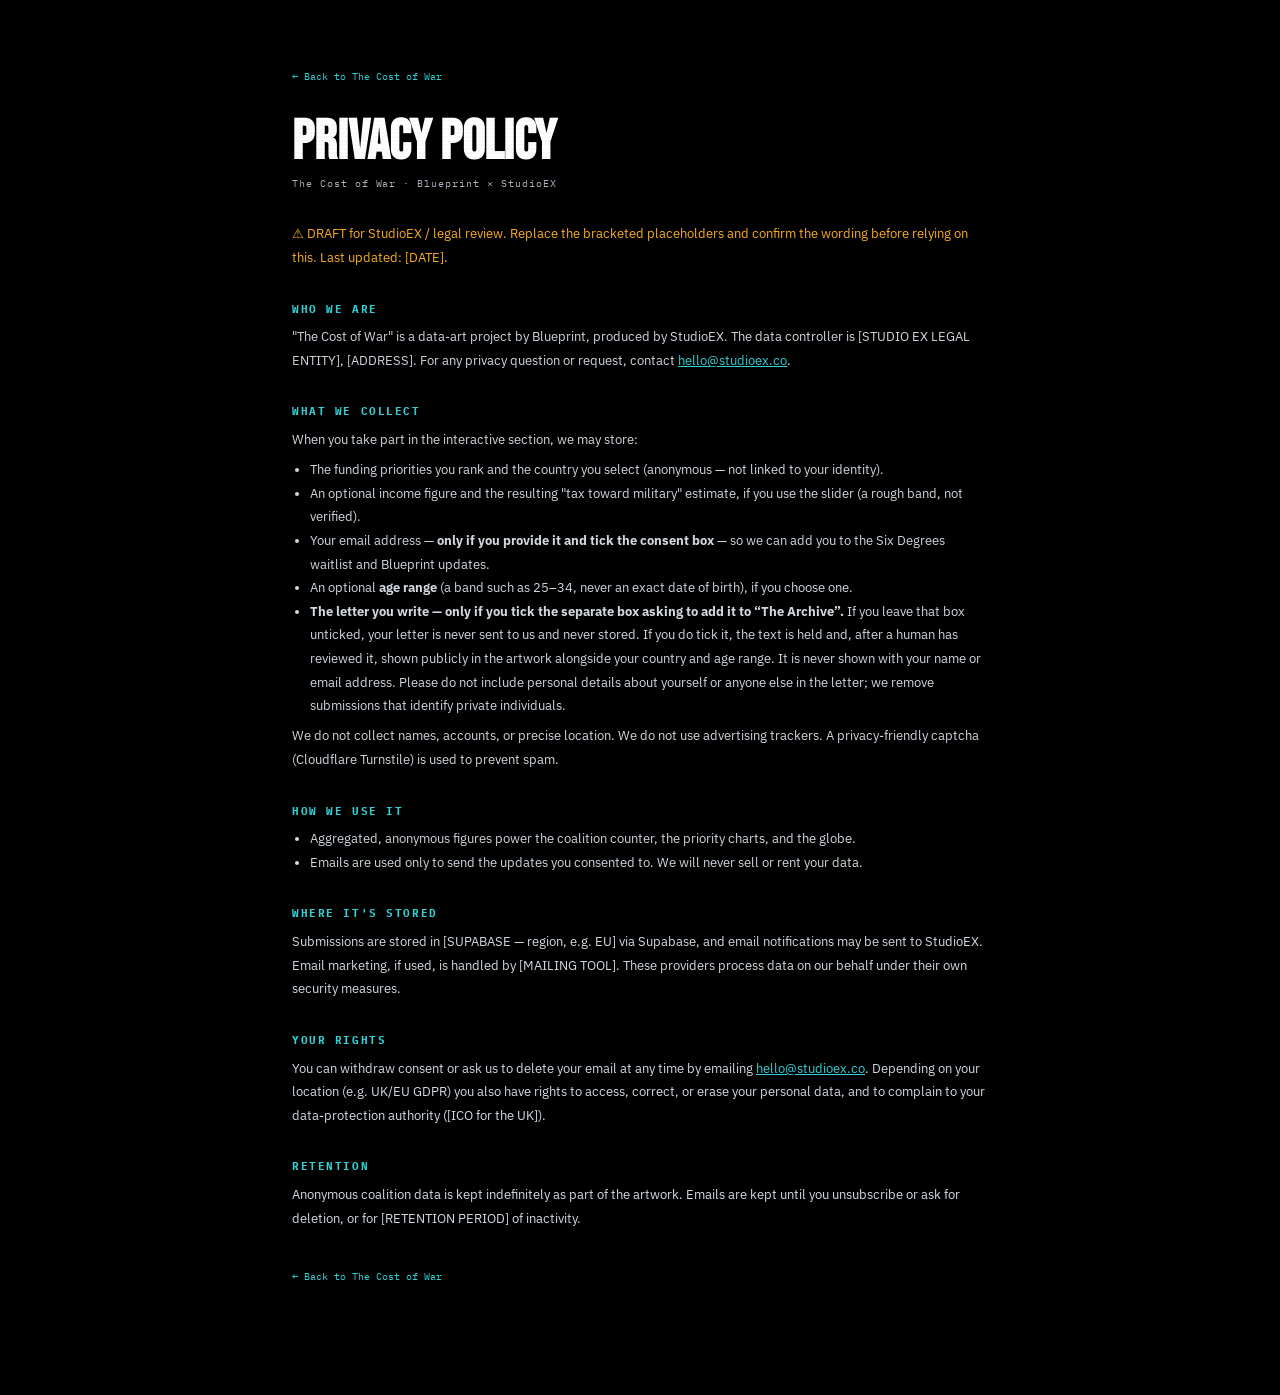
<file: privacy.html>
<!doctype html>
<html lang="en">
  <head>
    <meta charset="UTF-8" />
    <meta name="viewport" content="width=device-width, initial-scale=1.0" />
    <title>Privacy Policy · The Cost of War</title>
    <meta name="robots" content="noindex" />
    <link
      href="https://fonts.googleapis.com/css2?family=Bebas+Neue&family=IBM+Plex+Mono:wght@300;400;500&family=IBM+Plex+Sans:wght@300;400;600&display=swap"
      rel="stylesheet"
    />
    <link rel="stylesheet" href="css/style.css?v=2026r36" />
  </head>
  <body>
    <canvas id="bg"></canvas>
    <div class="legal-wrap">
      <a class="legal-back" href="index.html">← Back to The Cost of War</a>
      <h1>Privacy Policy</h1>
      <div class="legal-sub">The Cost of War · Blueprint × StudioEX</div>

      <p class="legal-flag">
        ⚠ DRAFT for StudioEX / legal review. Replace the bracketed placeholders
        and confirm the wording before relying on this. Last updated:
        [DATE].
      </p>

      <h2>Who we are</h2>
      <p>
        "The Cost of War" is a data-art project by Blueprint, produced by
        StudioEX. The data controller is [STUDIO EX LEGAL ENTITY], [ADDRESS].
        For any privacy question or request, contact
        <a href="mailto:hello@studioex.co">hello@studioex.co</a>.
      </p>

      <h2>What we collect</h2>
      <p>When you take part in the interactive section, we may store:</p>
      <ul>
        <li>
          The funding priorities you rank and the country you select
          (anonymous — not linked to your identity).
        </li>
        <li>
          An optional income figure and the resulting "tax toward military"
          estimate, if you use the slider (a rough band, not verified).
        </li>
        <li>
          Your email address — <strong>only if you provide it and tick the
          consent box</strong> — so we can add you to the Six Degrees waitlist
          and Blueprint updates.
        </li>
        <li>
          An optional <strong>age range</strong> (a band such as 25–34, never an
          exact date of birth), if you choose one.
        </li>
        <li>
          <strong>The letter you write — only if you tick the separate box
          asking to add it to “The Archive”.</strong> If you leave that box
          unticked, your letter is never sent to us and never stored. If you do
          tick it, the text is held and, after a human has reviewed it, shown
          publicly in the artwork alongside your country and age range. It is
          never shown with your name or email address. Please do not include
          personal details about yourself or anyone else in the letter; we
          remove submissions that identify private individuals.
        </li>
      </ul>
      <p>
        We do not collect names, accounts, or precise location. We do not use
        advertising trackers. A privacy-friendly captcha (Cloudflare Turnstile)
        is used to prevent spam.
      </p>

      <h2>How we use it</h2>
      <ul>
        <li>Aggregated, anonymous figures power the coalition counter, the priority charts, and the globe.</li>
        <li>Emails are used only to send the updates you consented to. We will never sell or rent your data.</li>
      </ul>

      <h2>Where it's stored</h2>
      <p>
        Submissions are stored in [SUPABASE — region, e.g. EU] via Supabase, and
        email notifications may be sent to StudioEX. Email marketing, if used,
        is handled by [MAILING TOOL]. These providers process data on our
        behalf under their own security measures.
      </p>

      <h2>Your rights</h2>
      <p>
        You can withdraw consent or ask us to delete your email at any time by
        emailing <a href="mailto:hello@studioex.co">hello@studioex.co</a>.
        Depending on your location (e.g. UK/EU GDPR) you also have rights to
        access, correct, or erase your personal data, and to complain to your
        data-protection authority ([ICO for the UK]).
      </p>

      <h2>Retention</h2>
      <p>
        Anonymous coalition data is kept indefinitely as part of the artwork.
        Emails are kept until you unsubscribe or ask for deletion, or for
        [RETENTION PERIOD] of inactivity.
      </p>

      <a class="legal-back" href="index.html" style="margin-top: 2.5rem"
        >← Back to The Cost of War</a
      >
    </div>
  </body>
</html>
</file>
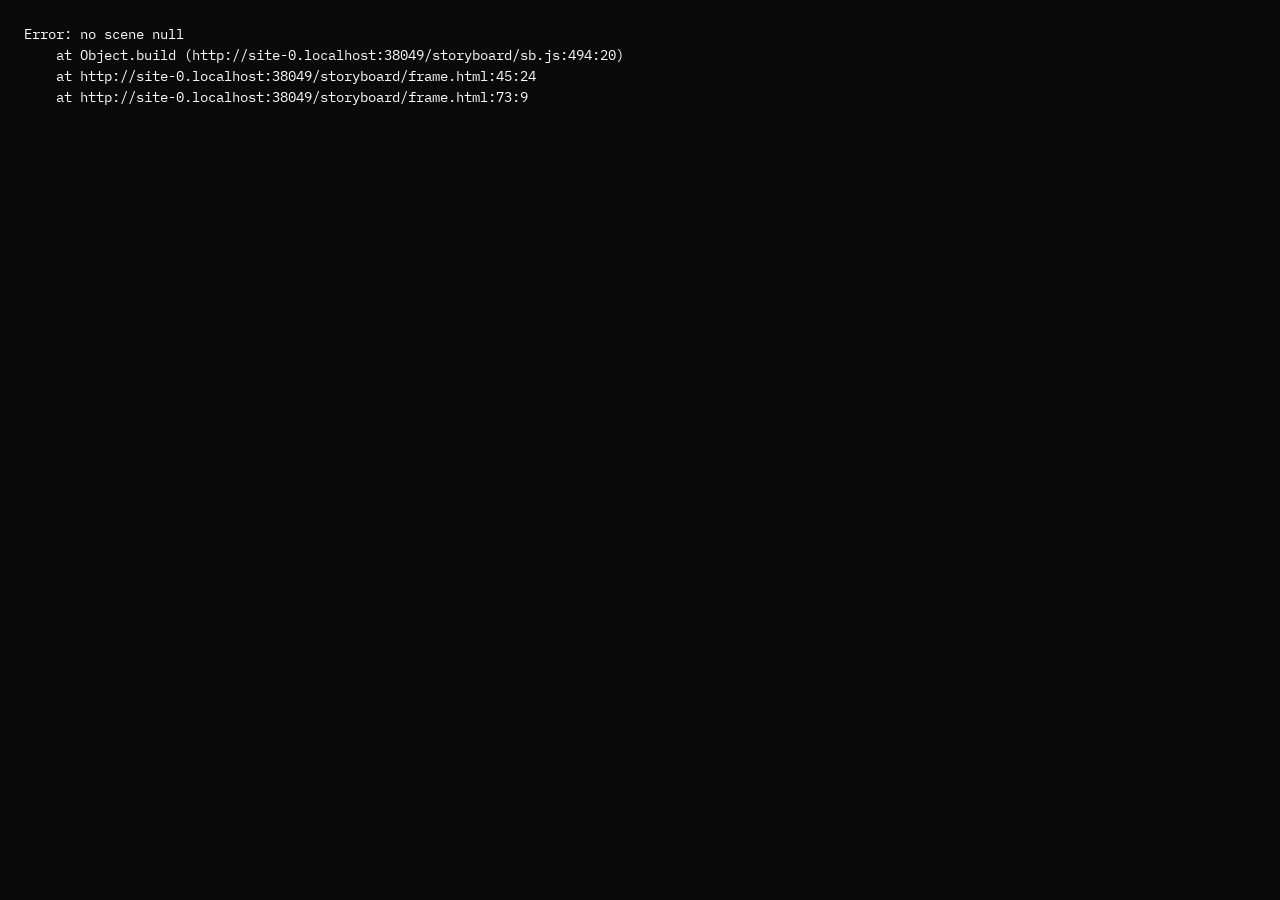
<file: storyboard/frame.html>
<!doctype html>
<html lang="en">
  <head>
    <meta charset="UTF-8" />
    <title>Storyboard frame</title>
    <meta name="robots" content="noindex" />
    <link rel="preconnect" href="https://fonts.googleapis.com" />
    <link rel="preconnect" href="https://fonts.gstatic.com" crossorigin />
    <link
      href="https://fonts.googleapis.com/css2?family=Archivo+Black&family=IBM+Plex+Mono:wght@400;500;600&family=IBM+Plex+Sans:wght@300;400;500;600;700&display=swap"
      rel="stylesheet"
    />
    <style>
      html, body { margin: 0; background: #0a0a0a; }
      #err { color: #fff; font: 14px/1.5 "IBM Plex Mono", monospace; padding: 24px; white-space: pre-wrap; }
    </style>
  </head>
  <body>
    <div id="root"></div>
    <!-- One frame at native size, for screenshots.
         frame.html?s=S01&f=mid&v=desktop  (&plate=1, &alt=B) -->
    <script src="../js/data.js"></script>
    <script src="sb.js"></script>
    <script src="scenes/s00.js"></script>
    <script src="scenes/s01.js"></script>
    <script src="scenes/s02.js"></script>
    <script src="scenes/s03.js"></script>
    <script src="scenes/s04.js"></script>
    <script src="scenes/s05.js"></script>
    <script src="scenes/s06.js"></script>
    <script src="scenes/s07.js"></script>
    <script src="scenes/s08.js"></script>
    <script src="scenes/s09.js"></script>
    <script src="scenes/s10.js"></script>
    <script src="scenes/s11.js"></script>
    <script src="scenes/s12.js"></script>
    <script src="scenes/s13.js"></script>
    <script src="scenes/handover.js"></script>
    <script>
      (function () {
        var q = new URLSearchParams(location.search);
        var report = { ok: false, overflow: [], error: null, log: null };
        window.__SB_REPORT = report;
        try {
          var out = SB.build(q.get("s"), q.get("f"), q.get("v") || "desktop", {
            plate: q.get("plate") === "1",
            alt: q.get("alt") || null,
          });
          document.getElementById("root").appendChild(out.node);
          report.log = out.log;
          var W = out.ctx.W, H = out.ctx.H;
          window.__SB_READY = document.fonts.ready.then(function () {
            // Every text block must sit inside the frame.
            // Text moved by a camera push may be cropped on purpose; skip it.
            out.node.querySelectorAll(".sb-ui > div, .sb-world:not(.sb-cam) > div").forEach(function (el) {
              var r = el.getBoundingClientRect();
              if (r.left < -0.5 || r.top < -0.5 || r.right > W + 0.5 || r.bottom > H + 0.5)
                report.overflow.push({ text: el.textContent.slice(0, 60), box: [Math.round(r.left), Math.round(r.top), Math.round(r.right), Math.round(r.bottom)] });
            });
            out.node.querySelectorAll(".sb-html > div").forEach(function (el) {
              if (el.scrollWidth > el.clientWidth + 1 && el.style.width)
                report.overflow.push({ text: el.textContent.slice(0, 60), clipped: "text wider than its box" });
            });
            report.ok = true;
            return report;
          });
        } catch (e) {
          report.error = String(e && e.stack || e);
          document.getElementById("root").innerHTML = '<div id="err"></div>';
          document.getElementById("err").textContent = report.error;
          window.__SB_READY = Promise.resolve(report);
        }
      })();
    </script>
  </body>
</html>
</file>
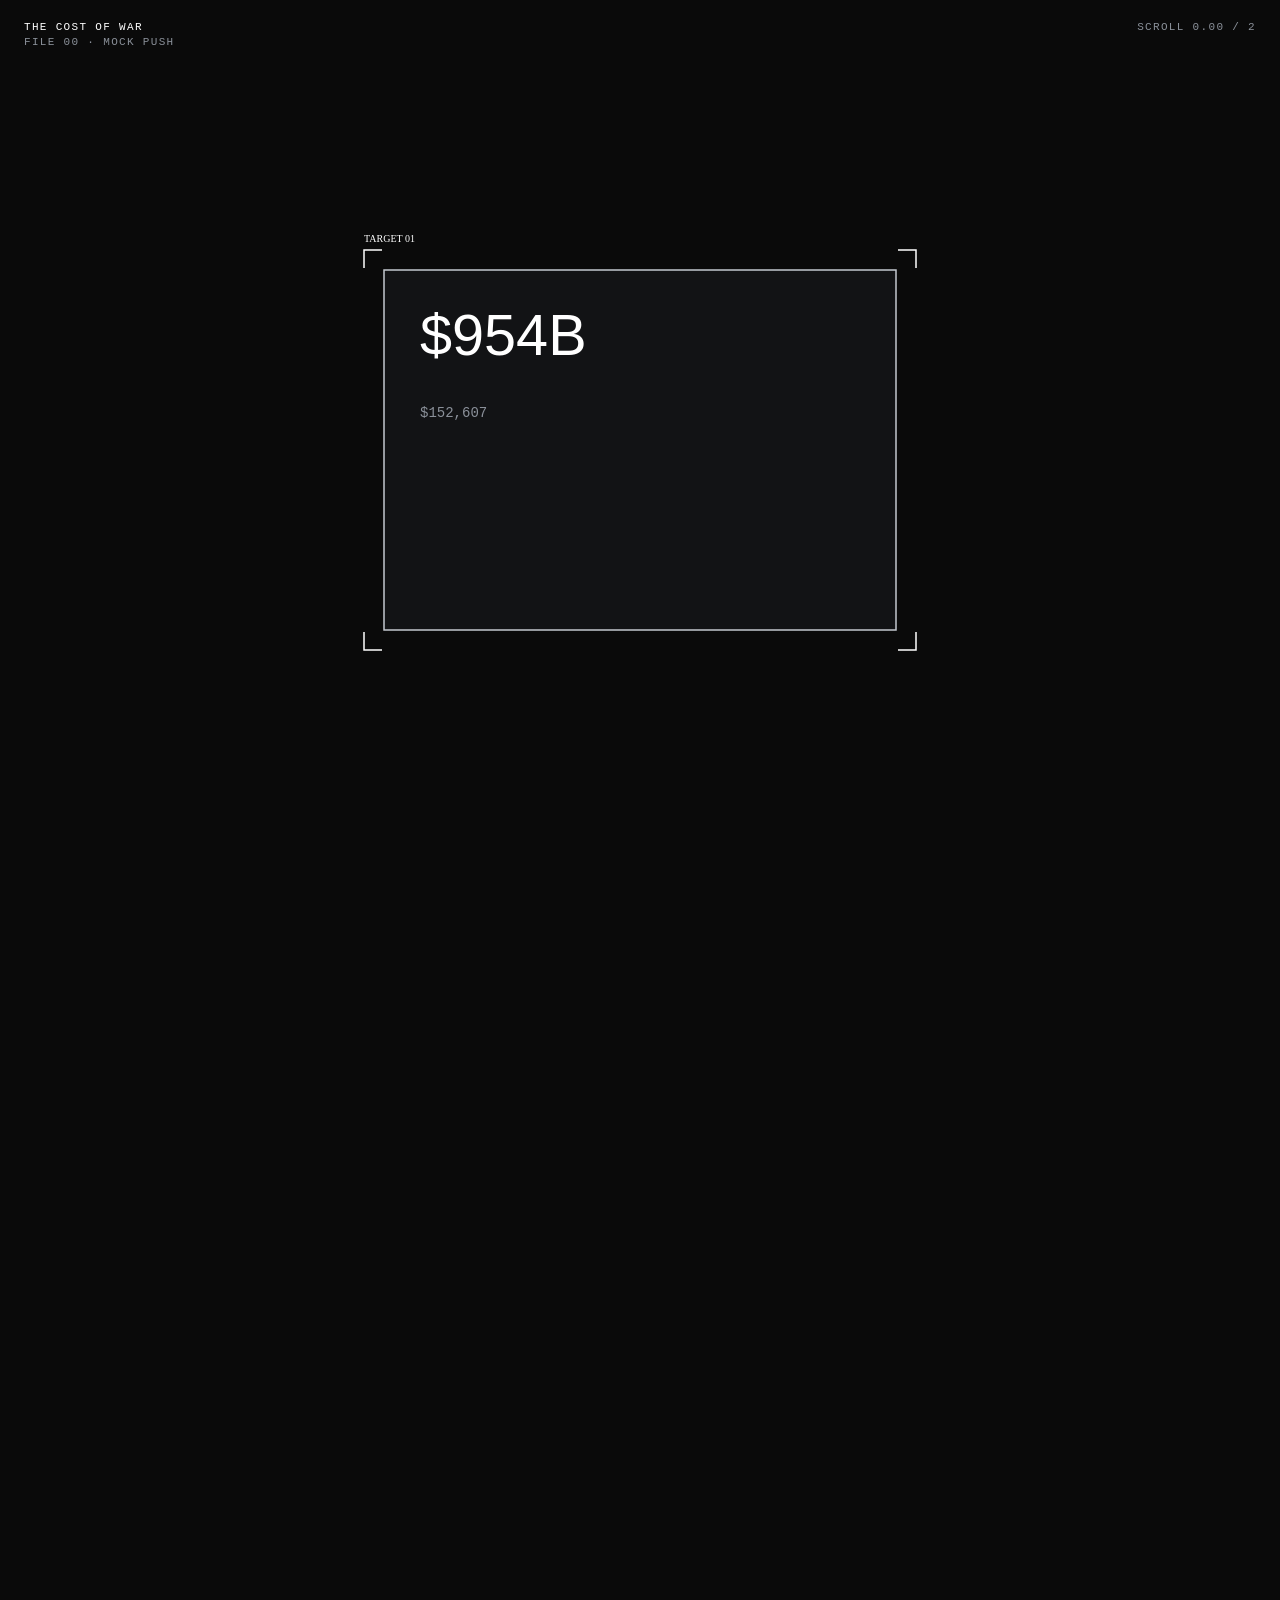
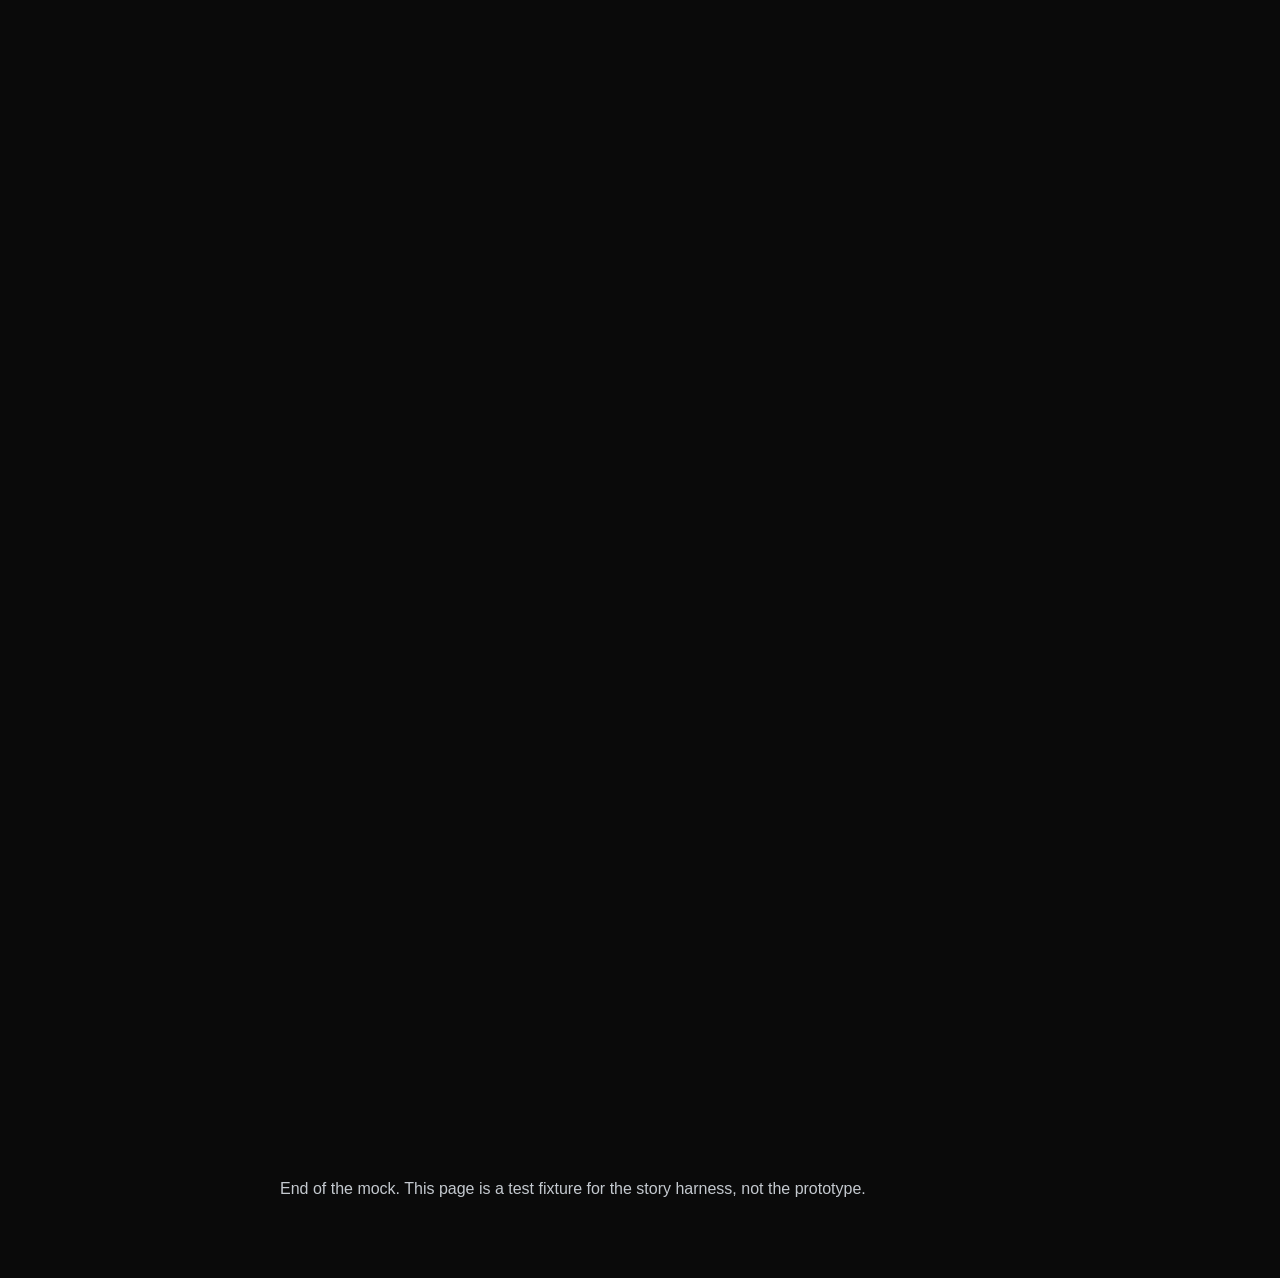
<file: tools/fixtures/mock-story.html>
<!doctype html>
<!--
  Test fixture for tools/story-check.mjs. NOT the prototype and not part of the site.

  A tiny fake story engine with the same window.Story.debug contract as the real
  engine (see the phase 2 spec). It exists so the harness can be tested on its own,
  and so we can prove each check fails when it should.

  Two fake scenes, two screens in total:
    S00 "Mock push"  — chrome on, a sheet on canvas that grows, brackets that snap to a lock at p = 0.6
    S09 "Mock fade"  — restrained: no chrome, text fades in

  Break one thing on purpose with ?break=<name> (comma-separate for several):
    reverse   state remembers the scroll direction (a latch), so scrolling back differs
    deeplink  ignores the scroll position on load until the first goto() call
    still     ?static=1 leaves the stage showing and #story tall (not named "static": any "static" in the query means still mode)
    plate     ?static=1 keeps the S09 plate visually hidden
    fig       the S00 plate leaves out its figure
    trace     shows a number in the stage that has no data-src tag
    console   throws an error on load
    overflow  adds an element wider than the screen
    rung      logs a rung whose area is 3.4% off
    perf      does about 20 ms of pointless work in every render
    dpr       canvas backing store follows the full device pixel ratio (not capped at 2)
    colour    paints an off-brand green patch in S00, and red in the restrained S09 after p 0
-->
<html lang="en">
<head>
<meta charset="utf-8">
<meta name="viewport" content="width=device-width, initial-scale=1, viewport-fit=cover">
<meta name="robots" content="noindex">
<title>Story harness mock</title>
<script>
  // Decide motion or still mode before first paint, the same test as js/dossier.js.
  (function () {
    var still = location.search.indexOf("static") > -1 ||
      (window.matchMedia && matchMedia("(prefers-reduced-motion: reduce)").matches);
    if (still) document.documentElement.classList.add("no-motion");
  })();
</script>
<style>
  :root {
    --ground: #0A0A0A; --white: #FFFFFF; --soft: #C4C9CF; --grey: #8A9099; --red: #E8362B;
    --mono: 'IBM Plex Mono', Menlo, monospace;
    --sans: 'IBM Plex Sans', Arial, sans-serif;
    --display: 'Archivo Black', 'Arial Black', Arial, sans-serif;
  }
  html, body { margin: 0; background: var(--ground); color: var(--soft); font-family: var(--sans); }
  .skip-link { position: absolute; left: -9999px; top: 8px; }
  .skip-link:focus { left: 16px; color: var(--white); outline: 2px solid var(--white); }

  #story { position: relative; }
  .story-stage { position: sticky; top: 0; height: 100svh; overflow: hidden; background: var(--ground); }
  .story-canvas, .story-svg, .story-world, .story-chrome { position: absolute; inset: 0; width: 100%; height: 100%; }
  .scene-layer { position: absolute; inset: 0; visibility: hidden; }
  .story-chrome { pointer-events: none; font: 500 11px/1.4 var(--mono); letter-spacing: 0.12em; color: var(--grey); }
  .c-tl { position: absolute; left: 24px; top: 20px; display: grid; }
  .c-tl span:first-child { color: var(--white); }
  .c-tr { position: absolute; right: 24px; top: 20px; text-align: right; }
  .c-tick { position: absolute; left: 0; bottom: 0; width: 100%; height: 3px; background: var(--red); transform-origin: 0 0; }

  .mock-fig { position: absolute; left: 0; top: 0; font: 400 72px/1 var(--display); color: var(--white); transform-origin: 0 0; }
  .mock-live { position: absolute; left: 0; top: 0; font: 500 14px/1 var(--mono); color: var(--grey); }
  .mock-untagged { position: absolute; left: 24px; bottom: 40px; font: 500 12px/1 var(--mono); color: var(--grey); }
  .mock-quiet { position: absolute; left: 0; top: 0; font: 400 20px/1.5 var(--sans); color: var(--soft); }

  .story-anchors { position: absolute; left: 0; top: 0; width: 0; height: 0; }
  .story-anchors > * { position: absolute; left: 0; width: 0; height: 0; }

  /* Motion mode: plates are visually hidden but stay readable by screen readers. */
  .story-text { position: absolute; left: 0; top: 0; }
  .plate { position: absolute; width: 1px; height: 1px; overflow: hidden; clip-path: inset(50%); white-space: nowrap; }

  /* Still mode: no stage, normal height, plates in flow. */
  .no-motion .story-stage { display: none; }
  .no-motion #story { height: auto !important; }
  .no-motion .story-text { position: static; }
  .no-motion .plate:not(.keep-hidden) { position: static; width: auto; height: auto; overflow: visible; clip-path: none; white-space: normal;
    padding: 48px 16px; max-width: 720px; margin: 0 auto; border-top: 1px solid rgba(255,255,255,0.12); }
  .plate h2 { font: 400 32px/1 var(--display); color: var(--white); text-transform: uppercase; margin: 0 0 16px; }
  .plate .fig { font: 600 28px/1 var(--sans); color: var(--white); }

  .proto-end { padding: 64px 16px; max-width: 720px; margin: 0 auto; }
  a { color: var(--white); display: inline-flex; align-items: center; min-height: 44px; } /* tap targets ≥ 44 px */
  a:focus-visible { outline: 2px solid var(--white); outline-offset: 3px; }
</style>
</head>
<body>
<a class="skip-link" href="#haveyoursay">Skip to Have your say</a>

<main id="story" class="story">
  <div class="story-stage" aria-hidden="true">
    <canvas class="story-canvas"></canvas>
    <div class="story-world">
      <div class="scene-layer" data-scene="S00">
        <div class="mock-fig" data-src="fig" data-ref="MOCK.DEFENCE">$954B</div>
        <div class="mock-live">$<span data-src="live" data-ref="military">0</span></div>
        <!-- Untagged on purpose. Hidden (opacity 0) unless ?break=trace, which proves the
             harness ignores hidden text and catches visible untagged numbers. -->
        <div class="mock-untagged" style="opacity:0">RANK 7 OF 9</div>
      </div>
      <div class="scene-layer" data-scene="S09">
        <div class="mock-quiet" data-src="fig" data-ref="MOCK.ONE_IN">1 in 6</div>
      </div>
    </div>
    <svg class="story-svg">
      <g data-scene="S00"><path class="br" fill="none" stroke="#FFFFFF" stroke-width="1.5" d=""/>
        <text class="br-tag" data-src="label" x="0" y="0" fill="#FFFFFF" font-family="IBM Plex Mono" font-size="10">TARGET 01</text></g>
      <g data-scene="S09"></g>
    </svg>
    <div class="story-chrome">
      <div class="c-tl"><span data-src="chrome">THE COST OF WAR</span><span data-src="chrome">FILE 00 · MOCK PUSH</span></div>
      <div class="c-tr"><span class="c-scroll" data-src="chrome">SCROLL 0.00 / 2</span></div>
      <div class="c-tick"></div>
    </div>
  </div>

  <div class="story-anchors">
    <div id="s00" style="top:0"></div>
    <div id="s09" style="top:100svh"></div>
    <div id="impact" style="top:100svh"></div>
  </div>

  <div class="story-text">
    <section class="plate" data-scene="S00" id="plate-s00">
      <h2>Mock push</h2>
      <p class="plate-fig-line">The mock figure is <span class="fig" data-src="fig">$954B</span>.</p>
      <div role="img" aria-label="A grey sheet grows while brackets hunt, then lock onto the figure."></div>
      <p><a href="#s00">Back to the start</a></p>
    </section>
    <section class="plate" data-scene="S09" id="plate-s09">
      <h2>Mock fade</h2>
      <p>A quiet line fades in: <span class="fig" data-src="fig">1 in 6</span>.</p>
      <div role="img" aria-label="One line of text fades in on black."></div>
    </section>
  </div>
</main>

<section id="haveyoursay" class="proto-end">
  <p>End of the mock. This page is a test fixture for the story harness, not the prototype.</p>
</section>

<script>
(function () {
  "use strict";
  // Which deliberate faults are switched on.
  var BREAK = {};
  var m = location.search.match(/break=([\w,]+)/);
  if (m) m[1].split(",").forEach(function (k) { BREAK[k] = true; });

  var still = document.documentElement.classList.contains("no-motion");
  var TOTAL = 2;
  var story = document.getElementById("story");
  var stage = document.querySelector(".story-stage");
  var canvas = document.querySelector(".story-canvas");
  var g = canvas.getContext("2d");
  var chrome = document.querySelector(".story-chrome");
  var chromeScroll = chrome.querySelector(".c-scroll");
  var tick = chrome.querySelector(".c-tick");
  var openedAt = Date.now();

  var Story = (window.Story = {});
  var debug = (Story.debug = {
    total: TOTAL,
    scenes: [
      { id: "S00", name: "Mock push", start: 0, screens: 1, restrained: false, frames: [{ k: "in", p: 0 }, { k: "mid", p: 0.5 }, { k: "out", p: 1 }] },
      { id: "S09", name: "Mock fade", start: 1, screens: 1, restrained: true, frames: [{ k: "in", p: 0 }, { k: "mid", p: 0.5 }, { k: "out", p: 1 }] },
    ],
    s: 0, active: "S00",
    figs: [{ path: "MOCK.DEFENCE", fmt: "B", shown: "$954B" }, { path: "MOCK.ONE_IN", fmt: "oneIn", shown: "1 in 6" }],
    copies: [],
    flags: [{ kind: "newCopy", text: "Mock line flagged for approval (fixture only)." }],
    rungs: [{ path: "MOCK.rung", value: 1, fit: 2, areaErrorPct: BREAK.rung ? 3.4 : 0.4 }],
    mode: still ? "static" : "motion",
  });

  // ── deliberate faults that act at load ──────────────────────────
  if (BREAK.console) setTimeout(function () { throw new Error("mock: deliberate console error"); }, 0);
  if (BREAK.overflow) {
    var wide = document.createElement("div");
    wide.style.cssText = "width:130vw;height:4px;background:#8A9099";
    document.body.appendChild(wide);
  }
  if (BREAK.trace) document.querySelector(".mock-untagged").style.opacity = "1";
  if (BREAK.fig) {
    var line = document.querySelector("#plate-s00 .plate-fig-line");
    line.textContent = "The mock figure is missing here on purpose.";
  }
  if (BREAK.plate) document.getElementById("plate-s09").classList.add("keep-hidden");

  if (still) {
    if (BREAK.still) {
      // The fault: still mode forgets to hide the stage and to drop the tall height.
      stage.style.display = "block";
      story.style.setProperty("height", "calc(3 * 100svh)", "important");
    }
    return; // still mode: plates are the content, nothing animates
  }

  story.style.height = "calc(" + (TOTAL + 1) + " * 100svh)";

  // ── viewport ─────────────────────────────────────────────────────
  var vp = {};
  function measure() {
    var W = stage.clientWidth, H = stage.getBoundingClientRect().height;
    var dpr = BREAK.dpr ? devicePixelRatio : Math.min(devicePixelRatio || 1, 2);
    vp = { W: W, H: H, phone: W < 768, dpr: dpr };
    canvas.width = Math.round(W * dpr);
    canvas.height = Math.round(H * dpr);
  }
  function storyTop() { return story.getBoundingClientRect().top + window.scrollY; }
  function readS() {
    var s = (window.scrollY - storyTop()) / vp.H;
    return Math.max(0, Math.min(TOTAL, s));
  }

  // ── scene states: pure functions of progress (except the deliberate latch) ──
  var latched = false; // only used by ?break=reverse
  function lerp(a, b, t) { return a + (b - a) * t; }
  function stateS00(p) {
    var lock = p >= 0.6;
    if (BREAK.reverse) { lock = p >= 0.6 || (latched && p >= 0.3); latched = lock; } // the fault: remembers the past
    var w = vp.W * lerp(0.4, 0.6, p), h = vp.H * lerp(0.4, 0.55, p);
    var sheet = { x: (vp.W - w) / 2, y: (vp.H - h) / 2, w: w, h: h, mode: "paper", tone: lock ? "red" : "neutral", edge: 1.5, opacity: 1 };
    var hunt = { x: sheet.x - 20, y: sheet.y - 20, w: sheet.w + 40, h: sheet.h + 40 };
    var tight = { x: sheet.x + 24, y: sheet.y + 24, w: Math.min(360, sheet.w - 48), h: 96 };
    var b = lock ? tight : {
      x: lerp(hunt.x, tight.x, p / 0.6), y: lerp(hunt.y, tight.y, p / 0.6),
      w: lerp(hunt.w, tight.w, p / 0.6), h: lerp(hunt.h, tight.h, p / 0.6) };
    return { sheet: sheet, lock: lock, brackets: b, fig: { x: sheet.x + 36, y: sheet.y + 36, k: lerp(0.8, 1, p) } };
  }
  function stateS09(p) {
    return { sheet: null, layerOpacity: 1, quiet: { x: vp.W * 0.2, y: vp.H * 0.45, o: Math.min(1, p / 0.4) } };
  }
  var SCENES = { S00: { state: stateS00, layer: q("S00"), svg: qs("S00") }, S09: { state: stateS09, layer: q("S09"), svg: qs("S09") } };
  function q(id) { return document.querySelector('.scene-layer[data-scene="' + id + '"]'); }
  function qs(id) { return document.querySelector('.story-svg g[data-scene="' + id + '"]'); }

  // ── render: transform/opacity/textContent only ──────────────────
  var current = null, lastState = null;
  function render(s) {
    // The fault: a fixed amount of work per frame (about 20 ms on a fast laptop). Work, not a
    // clock wait, so the harness's 4x CPU slowdown makes it slower, as it would a real render.
    if (BREAK.perf) { var waste = 0; for (var n = 0; n < 1.5e7; n++) waste += Math.sqrt(n); debug.waste = waste; }
    var sc = debug.scenes[0];
    for (var i = 0; i < debug.scenes.length; i++) {
      var d = debug.scenes[i];
      if (s >= d.start && (s < d.start + d.screens || i === debug.scenes.length - 1)) sc = d;
    }
    var p = Math.max(0, Math.min(1, (s - sc.start) / sc.screens));
    var st = SCENES[sc.id].state(p);
    if (current !== sc.id) {
      Object.keys(SCENES).forEach(function (id) { SCENES[id].layer.style.visibility = id === sc.id ? "visible" : "hidden"; SCENES[id].svg.style.visibility = id === sc.id ? "visible" : "hidden"; });
      current = sc.id;
    }
    if (sc.id === "S00") {
      var fig = SCENES.S00.layer.querySelector(".mock-fig");
      fig.style.transform = "translate(" + st.fig.x.toFixed(1) + "px," + st.fig.y.toFixed(1) + "px) scale(" + st.fig.k.toFixed(3) + ")";
      var live = SCENES.S00.layer.querySelector(".mock-live");
      live.style.transform = "translate(" + (st.fig.x).toFixed(1) + "px," + (st.fig.y + 100).toFixed(1) + "px)";
      var b = st.brackets, L = 18, path = "";
      [[b.x, b.y, 1, 1], [b.x + b.w, b.y, -1, 1], [b.x, b.y + b.h, 1, -1], [b.x + b.w, b.y + b.h, -1, -1]].forEach(function (c) {
        path += "M" + (c[0] + c[2] * L).toFixed(1) + " " + c[1].toFixed(1) + " H" + c[0].toFixed(1) + " V" + (c[1] + c[3] * L).toFixed(1) + " ";
      });
      SCENES.S00.svg.querySelector(".br").setAttribute("d", path);
      var tag = SCENES.S00.svg.querySelector(".br-tag");
      tag.setAttribute("x", b.x.toFixed(1)); tag.setAttribute("y", (b.y - 8).toFixed(1));
      tag.textContent = st.lock ? "LOCK" : "TARGET 01";
    } else {
      var quiet = SCENES.S09.layer.querySelector(".mock-quiet");
      quiet.style.transform = "translate(" + st.quiet.x.toFixed(1) + "px," + st.quiet.y.toFixed(1) + "px)";
      quiet.style.opacity = st.quiet.o.toFixed(3);
    }
    // Chrome fades with s across the hand-over into the restrained scene (a function of s, not time).
    chrome.style.opacity = Math.max(0, Math.min(1, (1 - s) / 0.1)).toFixed(3);
    chromeScroll.textContent = "SCROLL " + s.toFixed(2) + " / " + TOTAL;
    tick.style.transform = "scaleX(" + (s / TOTAL).toFixed(4) + ")";

    // Canvas: the sheet (if any) and one red mark when locked.
    g.setTransform(1, 0, 0, 1, 0, 0);
    g.clearRect(0, 0, canvas.width, canvas.height);
    g.setTransform(vp.dpr, 0, 0, vp.dpr, 0, 0);
    if (st.sheet) {
      g.fillStyle = "#121315";
      g.fillRect(st.sheet.x, st.sheet.y, st.sheet.w, st.sheet.h);
      g.strokeStyle = "#C4C9CF"; g.lineWidth = st.sheet.edge;
      g.strokeRect(st.sheet.x, st.sheet.y, st.sheet.w, st.sheet.h);
      if (st.lock) { g.fillStyle = "#E8362B"; g.fillRect(st.sheet.x + 36, st.sheet.y + 120, 140, 4); }
    } else {
      g.fillStyle = "rgba(255,255,255,0.06)";
      g.fillRect(vp.W * 0.2, vp.H * 0.45 + 40, vp.W * 0.3 * Math.min(1, (s - 1) / 0.4), 1);
    }
    if (BREAK.colour) { // the fault: off-brand green on the active scene, red inside a restrained scene
      g.fillStyle = st.sheet ? "rgb(34,204,102)" : "rgb(232,54,43)";
      if (st.sheet || p > 0) g.fillRect(16, vp.H - 120, 120, 60);
    }
    debug.s = s; debug.active = sc.id; lastState = { scene: sc.id, p: p, state: st };
  }

  // ── scroll → render (coalesced in one rAF) ──────────────────────
  var armed = !BREAK.deeplink; // ?break=deeplink: ignore the real position until goto() is first used
  var queued = false;
  function request() {
    if (queued) return;
    queued = true;
    requestAnimationFrame(function () { queued = false; render(armed ? readS() : 0); });
  }
  addEventListener("scroll", function () { if (armed) request(); }, { passive: true });
  // a real resize keeps the reader on the same story frame (as the engine does)
  addEventListener("resize", function () {
    var s = readS(), W = vp.W, H = vp.H;
    measure();
    if ((vp.W !== W || vp.H !== H) && s > 0 && s < TOTAL) window.scrollTo(0, storyTop() + s * vp.H);
    request();
  });
  addEventListener("load", request);

  // Live counter: ticks with time, only while S00 is active. Excluded from the snapshot hash.
  var liveEl = document.querySelector('[data-src="live"]');
  (function loop() {
    if (current === "S00") liveEl.textContent = Math.floor(((Date.now() - openedAt) / 1000) * 91546).toLocaleString();
    requestAnimationFrame(loop);
  })();

  // ── debug contract ──────────────────────────────────────────────
  function twoFrames() { return new Promise(function (r) { requestAnimationFrame(function () { requestAnimationFrame(r); }); }); }
  debug.goto = function (s) {
    armed = true;
    window.scrollTo(0, Math.round(storyTop() + s * vp.H));
    render(readS());
    return twoFrames();
  };
  function hash(str) { // FNV-1a, 32 bit
    var h = 0x811c9dc5;
    for (var i = 0; i < str.length; i++) { h ^= str.charCodeAt(i); h = Math.imul(h, 0x01000193); }
    return (h >>> 0).toString(16);
  }
  function domString(root) {
    var out = [];
    root.querySelectorAll("*").forEach(function (el) {
      var own = "";
      el.childNodes.forEach(function (n) { if (n.nodeType === 3) own += n.nodeValue; });
      if (el.closest('[data-src="live"]')) own = "<live>"; // live counters tick with time: keep them out
      var attrs = el instanceof SVGElement ? Array.prototype.map.call(el.attributes, function (a) { return a.name + "=" + a.value; }).join(";") : "";
      out.push(el.tagName + "|" + own + "|" + el.style.transform + "|" + el.style.opacity + "|" + el.style.visibility + "|" + attrs);
    });
    return out.join("\n");
  }
  debug.snapshot = function () {
    var dom = domString(SCENES[current].layer) + domString(SCENES[current].svg) + domString(chrome) + chrome.style.opacity;
    var data = g.getImageData(0, 0, canvas.width, canvas.height).data, acc = [];
    for (var i = 0; i < data.length; i += 16) acc.push(data[i], data[i + 1], data[i + 2], data[i + 3]);
    return { s: debug.s, scene: lastState.scene, p: lastState.p, state: JSON.parse(JSON.stringify(lastState.state)), dom: hash(dom), canvas: hash(acc.join(",")) };
  };

  measure();
  render(armed ? readS() : 0);
})();
</script>
</body>
</html>
</file>
<file: css/style.css>
/* ═══════════════════════════════════════════════════════════════════
   THE COST OF WAR — Blueprint × StudioEX
   ═══════════════════════════════════════════════════════════════════ */
*,
*::before,
*::after {
  box-sizing: border-box;
  margin: 0;
  padding: 0;
}
/* ── DOSSIER IDENTITY (rev 10) ──────────────────────────────────────
   The colour law of the whole piece:
     red  = what war TAKES (spend, destruction, warnings)
     cyan = what we could BUILD (opportunity cost, the interactive half)
   The old "Have Your Say" green and the teal CTA are absorbed into that one
   build-cyan, so every screen states the same argument. Amber stays for the
   $21.8T impact reading; purple/blue remain categorical data colours.
   Display face is the condensed grotesque; mono is the machine talking. */
:root {
  --black: #000;
  --near-black: #0a0b0d;
  --panel: #0e1013;
  --red: #ff3b30;
  --red-dim: #7d1b15;
  --amber: #ffb020;
  --green: #31d0d6; /* → build cyan (was the have-your-say green) */
  --green-dim: #0a3d3f;
  --teal: #31d0d6; /* → build cyan (was the CTA teal) */
  --teal-dim: #0a3d3f;
  --purple: #b967ff;
  --blue: #4488ff;
  --text: #e8e6e0;
  --muted: #708090;
  --border: #1a1a2e;
  --fd: "Anton", "Bebas Neue", sans-serif;
  --fm: "IBM Plex Mono", monospace;
  --fb: "IBM Plex Sans", sans-serif;
}
html {
  /* NOT scroll-behavior: smooth. GSAP warns against it with ScrollTrigger:
     ScrollTrigger sets scroll position itself, the CSS then animates those
     writes too, and the two fight — which shows up as pinned scenes that
     stutter and a page that feels like it is resisting you. The site's own
     "continue" buttons pass behavior:"smooth" to scrollIntoView explicitly,
     so those still glide. */
  scroll-behavior: auto;
}
body {
  background: var(--black);
  color: var(--text);
  font-family: var(--fb);
  overflow-x: hidden;
}
body::before {
  content: "";
  position: fixed;
  inset: 0;
  background: repeating-linear-gradient(
    0deg,
    transparent,
    transparent 2px,
    rgba(0, 0, 0, 0.025) 2px,
    rgba(0, 0, 0, 0.025) 4px
  );
  pointer-events: none;
  z-index: 999;
}
canvas#bg {
  position: fixed;
  top: 0;
  left: 0;
  width: 100%;
  height: 100%;
  pointer-events: none;
  z-index: 1;
}

/* ── SCROLL REVEAL ── */
.rv {
  opacity: 0;
  transform: translateY(28px);
  transition:
    opacity 0.9s cubic-bezier(0.16, 1, 0.3, 1),
    transform 0.9s cubic-bezier(0.16, 1, 0.3, 1);
}
.rv.on {
  opacity: 1;
  transform: translateY(0);
}
.rv-d1 {
  transition-delay: 0.12s;
}
.rv-d2 {
  transition-delay: 0.24s;
}
.rv-d3 {
  transition-delay: 0.36s;
}

/* ── HERO ── */
.hero {
  min-height: 100vh;
  display: flex;
  flex-direction: column;
  align-items: center;
  justify-content: center;
  text-align: center;
  padding: 2rem;
  position: relative;
  z-index: 2;
}
.eyebrow {
  font-family: var(--fm);
  font-size: 0.65rem;
  letter-spacing: 0.3em;
  color: var(--red);
  text-transform: uppercase;
  margin-bottom: 2rem;
  opacity: 0;
  animation: ri 0.8s 0.3s ease forwards;
}
.hero-title {
  font-family: var(--fd);
  font-size: clamp(4rem, 14vw, 11rem);
  line-height: 0.85;
  color: #fff;
  opacity: 0;
  animation: ri 0.8s 0.5s ease forwards;
}
.hero-title span {
  color: var(--red);
  display: block;
  text-shadow: 0 0 60px rgba(255, 59, 48, 0.4);
}
.hero-sub {
  font-family: var(--fm);
  font-size: clamp(0.65rem, 1.2vw, 0.85rem);
  color: var(--muted);
  max-width: 540px;
  line-height: 1.7;
  margin-top: 1.5rem;
  opacity: 0;
  animation: ri 0.8s 0.7s ease forwards;
}
.hero-counters {
  display: flex;
  flex-wrap: wrap;
  gap: 3rem;
  justify-content: center;
  margin: 3rem 0 1.5rem;
  opacity: 0;
  animation: ri 0.8s 0.9s ease forwards;
}
.hc {
  text-align: center;
}
.hc-lbl {
  font-family: var(--fm);
  font-size: 0.55rem;
  letter-spacing: 0.2em;
  color: var(--muted);
  text-transform: uppercase;
  margin-bottom: 0.4rem;
}
.hc-num {
  font-family: var(--fd);
  font-size: clamp(2.5rem, 7vw, 5.5rem);
  line-height: 1;
  text-shadow: 0 0 40px currentColor;
}
.hc-num.red {
  color: var(--red);
}
.hc-num.amber {
  color: var(--amber);
}
.hc-sub {
  font-family: var(--fm);
  font-size: 0.52rem;
  color: var(--muted);
  margin-top: 0.3rem;
}
.live-spend {
  font-family: var(--fm);
  font-size: 0.68rem;
  color: var(--text);
  border: 1px solid #1a0505;
  background: rgba(10, 0, 0, 0.5);
  padding: 0.8rem 1.4rem;
  margin-top: 1rem;
  opacity: 0;
  animation: ri 0.8s 1.1s ease forwards;
  line-height: 1.9;
}
.live-spend b {
  font-family: var(--fd);
  font-size: 1.4rem;
  color: var(--red);
  font-weight: 400;
  letter-spacing: 0.03em;
  text-shadow: 0 0 18px rgba(255, 59, 48, 0.35);
}
.scroll-cue {
  font-family: var(--fm);
  font-size: 0.6rem;
  letter-spacing: 0.2em;
  color: var(--muted);
  animation: blink 2s infinite;
  margin-top: 1.5rem;
}
@keyframes blink {
  0%,
  100% {
    opacity: 0.2;
  }
  50% {
    opacity: 0.8;
  }
}
@keyframes ri {
  from {
    opacity: 0;
    transform: translateY(22px);
  }
  to {
    opacity: 1;
    transform: translateY(0);
  }
}

/* ── SECTIONS / CHAPTERS ── */
.section {
  padding: 5rem 2rem;
  max-width: 1200px;
  margin: 0 auto;
  position: relative;
  z-index: 2;
}
.chapter-num {
  font-family: var(--fm);
  font-size: 0.58rem;
  letter-spacing: 0.4em;
  color: var(--red);
  text-transform: uppercase;
  margin-bottom: 0.8rem;
  opacity: 0.75;
}
.chapter-num::after {
  content: "";
  display: block;
  width: 42px;
  height: 1px;
  background: var(--red-dim);
  margin-top: 0.7rem;
}
.sec-title {
  font-family: var(--fd);
  font-size: clamp(2.5rem, 6vw, 4rem);
  line-height: 1;
}
.sec-title.red {
  color: var(--red);
  text-shadow: 0 0 30px rgba(255, 59, 48, 0.2);
}
.sec-title.teal {
  color: var(--teal);
  text-shadow: 0 0 30px rgba(49, 208, 214, 0.2);
}
.sec-title.amber {
  color: var(--amber);
}
.sec-desc {
  font-family: var(--fm);
  font-size: 0.7rem;
  color: var(--muted);
  max-width: 560px;
  line-height: 1.7;
  margin-top: 0.6rem;
  margin-bottom: 2rem;
}

/* ── COST CARDS (machine + destruction) ── */
.war-grid {
  display: grid;
  grid-template-columns: repeat(auto-fill, minmax(240px, 1fr));
  gap: 1px;
  background: var(--red-dim);
  border: 1px solid var(--red-dim);
}
.war-grid.amber-grid {
  background: #5a3a00;
  border-color: #5a3a00;
}
.wc {
  background: var(--near-black);
  padding: 1.3rem;
  position: relative;
  overflow: hidden;
  cursor: pointer;
  transition: background 0.25s;
}
.wc:hover {
  background: #0d0003;
}
.amber-grid .wc:hover {
  background: #0d0700;
}
.wc::after {
  content: "";
  position: absolute;
  top: 0;
  left: 0;
  right: 0;
  height: 2px;
  background: var(--red);
  transform: scaleX(0);
  transform-origin: left;
  transition: transform 0.3s;
}
.amber-grid .wc::after {
  background: var(--amber);
}
.wc:hover::after {
  transform: scaleX(1);
}
.wc-tag {
  font-family: var(--fm);
  font-size: 0.52rem;
  letter-spacing: 0.2em;
  color: var(--red);
  text-transform: uppercase;
  margin-bottom: 0.4rem;
}
.amber-grid .wc-tag {
  color: var(--amber);
}
.wc-amt {
  font-family: var(--fd);
  font-size: 2.3rem;
  color: #fff;
  line-height: 1;
}
.wc-name {
  font-family: var(--fb);
  font-size: 0.8rem;
  font-weight: 600;
  color: var(--text);
  margin: 0.3rem 0;
}
.wc-sum {
  font-family: var(--fb);
  font-size: 0.72rem;
  color: var(--muted);
  line-height: 1.55;
}
.wc-expand {
  display: none;
  font-family: var(--fb);
  font-size: 0.7rem;
  color: var(--muted);
  line-height: 1.6;
  margin-top: 0.6rem;
  padding-top: 0.6rem;
  border-top: 1px solid var(--border);
}
.wc.open .wc-expand {
  display: block;
}
.wc-bar {
  height: 2px;
  background: var(--border);
  margin: 0.75rem 0 0.4rem;
  overflow: hidden;
}
.wc-bar-fill {
  height: 100%;
  background: linear-gradient(90deg, var(--red-dim), var(--red));
  transition: width 1.4s cubic-bezier(0.16, 1, 0.3, 1);
}
.amber-grid .wc-bar-fill {
  background: linear-gradient(90deg, #5a3a00, var(--amber));
}
.wc-src {
  font-family: var(--fm);
  font-size: 0.52rem;
}
.wc-src a {
  color: #e8e8e8;
  text-decoration: none;
  border-bottom: 1px solid #2a2a2a;
  transition: color 0.2s;
}
.wc-src a:hover {
  color: var(--red);
}
.wc-more {
  font-family: var(--fm);
  font-size: 0.52rem;
  color: var(--red);
  margin-top: 0.4rem;
  cursor: pointer;
  opacity: 0.6;
}
.amber-grid .wc-more {
  color: var(--amber);
}

/* ── TOP SPENDERS CHART ── */
.spenders {
  margin-top: 3rem;
}
.sp-head {
  font-family: var(--fm);
  font-size: 0.55rem;
  letter-spacing: 0.25em;
  color: var(--muted);
  text-transform: uppercase;
  margin-bottom: 1.2rem;
}
.sp-row {
  display: flex;
  align-items: center;
  gap: 0.8rem;
  margin-bottom: 0.55rem;
}
.sp-name {
  font-family: var(--fd);
  font-size: 1.05rem;
  color: var(--text);
  width: 150px;
  flex-shrink: 0;
  text-align: right;
  line-height: 1;
}
.sp-track {
  flex: 1;
  height: 18px;
  background: #070709;
  position: relative;
  overflow: hidden;
}
.sp-fill {
  height: 100%;
  background: linear-gradient(90deg, #3a0000, var(--red));
  width: 0%;
  transition: width 1.6s cubic-bezier(0.16, 1, 0.3, 1);
  box-shadow: 0 0 14px rgba(255, 59, 48, 0.25);
}
.sp-amt {
  font-family: var(--fm);
  font-size: 0.62rem;
  color: #fff;
  width: 64px;
  flex-shrink: 0;
}
.sp-chg {
  font-family: var(--fm);
  font-size: 0.55rem;
  width: 54px;
  flex-shrink: 0;
  text-align: right;
}
.sp-chg.up {
  color: var(--red);
}
.sp-chg.down {
  color: var(--green);
}
.sp-note {
  font-family: var(--fm);
  font-size: 0.5rem;
  color: #333;
  margin-left: 150px;
  margin-top: -0.3rem;
  margin-bottom: 0.55rem;
  padding-left: 0.8rem;
}

/* ── DISPLACED ── */
.disp-wrap {
  display: grid;
  grid-template-columns: 1fr 1fr;
  gap: 3rem;
  align-items: start;
  margin-top: 2rem;
}
@media (max-width: 820px) {
  .disp-wrap {
    grid-template-columns: 1fr;
  }
}
.disp-big {
  font-family: var(--fd);
  font-size: clamp(4rem, 9vw, 7rem);
  color: var(--teal);
  line-height: 0.95;
  text-shadow: 0 0 40px rgba(49, 208, 214, 0.25);
}
.disp-big-sub {
  font-family: var(--fm);
  font-size: 0.66rem;
  color: var(--muted);
  line-height: 1.8;
  margin-top: 0.8rem;
  max-width: 420px;
}
.disp-stats {
  display: flex;
  gap: 2rem;
  flex-wrap: wrap;
  margin-top: 1.6rem;
}
.ds {
  min-width: 100px;
}
.ds-num {
  font-family: var(--fd);
  font-size: 1.9rem;
  color: #fff;
  line-height: 1;
}
.ds-lbl {
  font-family: var(--fm);
  font-size: 0.52rem;
  color: var(--muted);
  margin-top: 0.25rem;
  line-height: 1.5;
}
#dotField {
  width: 100%;
  display: block;
}
.dot-cap {
  font-family: var(--fm);
  font-size: 0.52rem;
  color: #333;
  margin-top: 0.5rem;
}
.gap-box {
  border: 1px solid #111;
  background: var(--near-black);
  padding: 1.6rem;
  margin-top: 2.5rem;
}
.gap-title {
  font-family: var(--fm);
  font-size: 0.58rem;
  letter-spacing: 0.25em;
  color: var(--amber);
  text-transform: uppercase;
  margin-bottom: 1.2rem;
}
.gap-row {
  margin-bottom: 1.1rem;
}
.gap-lbl {
  font-family: var(--fm);
  font-size: 0.6rem;
  color: var(--text);
  margin-bottom: 0.4rem;
  display: flex;
  justify-content: space-between;
}
.gap-lbl span {
  color: var(--muted);
}
.gap-track {
  height: 14px;
  background: #070709;
  overflow: hidden;
}
.gap-fill {
  height: 100%;
  width: 0%;
  transition: width 1.6s cubic-bezier(0.16, 1, 0.3, 1);
}
.gap-note {
  font-family: var(--fb);
  font-size: 0.7rem;
  color: var(--muted);
  line-height: 1.7;
  margin-top: 1.2rem;
}
.gap-note b {
  color: var(--amber);
  font-weight: 600;
}

/* ── HUMAN COST ── */
.human {
  position: relative;
  z-index: 2;
  background: linear-gradient(180deg, #000 0%, #030303 50%, #000 100%);
  border-top: 1px solid #0d0d0d;
  border-bottom: 1px solid #0d0d0d;
}
.human-inner {
  max-width: 880px;
  margin: 0 auto;
  padding: 7rem 2rem;
}
.human-head {
  margin-bottom: 5rem;
}
.human-title {
  font-family: var(--fd);
  font-size: clamp(2.8rem, 7vw, 5rem);
  color: #fff;
  line-height: 1;
}
.human-sub {
  font-family: var(--fm);
  font-size: 0.7rem;
  color: var(--muted);
  line-height: 1.9;
  margin-top: 1rem;
  max-width: 560px;
}
.hstat {
  padding: 4.5rem 0;
  border-top: 1px solid #0c0c0c;
}
.hstat-num {
  font-family: var(--fd);
  font-size: clamp(4.5rem, 12vw, 9rem);
  color: #fff;
  line-height: 0.95;
  letter-spacing: 0.01em;
}
.hstat-unit {
  font-family: var(--fm);
  font-size: clamp(0.7rem, 1.4vw, 0.85rem);
  color: #999;
  margin-top: 0.8rem;
  letter-spacing: 0.06em;
  line-height: 1.6;
}
.hstat-body {
  font-family: var(--fb);
  font-size: 0.82rem;
  color: var(--muted);
  line-height: 1.95;
  max-width: 600px;
  margin-top: 1.4rem;
}
.hstat-src {
  font-family: var(--fm);
  font-size: 0.52rem;
  margin-top: 1.1rem;
}
.hstat-src a {
  color: #2e2e2e;
  text-decoration: none;
  border-bottom: 1px dotted #222;
  transition: color 0.2s;
}
.hstat-src a:hover {
  color: #888;
}
#livesCanvas {
  width: 100%;
  display: block;
  margin: 1.8rem 0 0.4rem;
}
.lives-cap {
  font-family: var(--fm);
  font-size: 0.54rem;
  color: #333;
  line-height: 1.7;
}
.human-close {
  padding: 5rem 0 1rem;
  border-top: 1px solid #0c0c0c;
  text-align: center;
}
.human-close p {
  font-family: var(--fd);
  font-size: clamp(1.6rem, 4vw, 2.6rem);
  color: #fff;
  line-height: 1.25;
  max-width: 700px;
  margin: 0 auto;
}
.human-close p span {
  color: var(--red);
}

/* ── DIVIDER ── */
.divider {
  padding: 5rem 2rem;
  text-align: center;
  position: relative;
  z-index: 2;
}
.div-line {
  height: 1px;
  background: linear-gradient(90deg, transparent, var(--amber), transparent);
  margin: 0.75rem 0;
}
.div-text {
  font-family: var(--fd);
  font-size: clamp(2rem, 5vw, 3.4rem);
  color: var(--amber);
}
.div-sub {
  font-family: var(--fm);
  font-size: 0.68rem;
  color: var(--muted);
  margin-top: 0.6rem;
  line-height: 1.8;
  max-width: 560px;
  margin-left: auto;
  margin-right: auto;
}

/* ── STICKY TRACKER ── */
.tracker {
  position: sticky;
  top: 0;
  z-index: 200;
  background: rgba(0, 0, 0, 0.97);
  backdrop-filter: blur(20px);
  border-bottom: 1px solid #111;
  padding: 0.85rem 2rem;
}
.tracker-inner {
  max-width: 1200px;
  margin: 0 auto;
  display: flex;
  align-items: center;
  gap: 1.5rem;
  flex-wrap: wrap;
}
.ti {
  min-width: 0;
}
.ti-lbl {
  font-family: var(--fm);
  font-size: 0.5rem;
  letter-spacing: 0.15em;
  color: var(--muted);
  margin-bottom: 0.15rem;
  white-space: nowrap;
}
.ti-val {
  font-family: var(--fd);
  font-size: 1.5rem;
  line-height: 1;
  white-space: nowrap;
  transition: color 0.4s;
}
.ti-val.g {
  color: var(--green);
  text-shadow: 0 0 15px rgba(49, 208, 214, 0.3);
}
.ti-val.a {
  color: var(--amber);
  text-shadow: 0 0 15px rgba(245, 166, 35, 0.3);
}
.ti-val.r {
  color: var(--red);
  text-shadow: 0 0 15px rgba(255, 59, 48, 0.3);
}
.ti-bar-w {
  flex: 1;
  min-width: 120px;
}
.ti-bar {
  height: 4px;
  background: #111;
  border-radius: 2px;
  overflow: hidden;
}
.ti-bar-fill {
  height: 100%;
  border-radius: 2px;
  background: linear-gradient(90deg, var(--green), var(--teal));
  transition:
    width 0.5s cubic-bezier(0.16, 1, 0.3, 1),
    background 0.4s;
}
.ti-bar-fill.a {
  background: linear-gradient(90deg, var(--amber), #ff6b00);
}
.ti-bar-fill.r {
  background: var(--red);
}
.ti-count {
  font-family: var(--fm);
  font-size: 0.62rem;
  color: var(--teal);
  white-space: nowrap;
}

/* ── ISSUE CARDS ── */
.detail-section {
  padding: 4rem 2rem;
  max-width: 1400px;
  margin: 0 auto;
  position: relative;
  z-index: 2;
}
.detail-grid {
  display: grid;
  grid-template-columns: repeat(auto-fill, minmax(280px, 1fr));
  gap: 0.875rem;
  margin-top: 1.5rem;
}
.ic {
  background: var(--panel);
  border: 1px solid var(--border);
  padding: 0.7rem 0.9rem;
  cursor: pointer;
  transition:
    border-color 0.2s,
    transform 0.15s,
    box-shadow 0.3s;
  position: relative;
  overflow: hidden;
}
.ic:hover:not(.cant) {
  border-color: #2a2a4e;
  transform: translateY(-1px);
}
.ic.sel {
  border-color: var(--teal);
  box-shadow:
    0 0 18px rgba(49, 208, 214, 0.1),
    inset 0 0 18px rgba(49, 208, 214, 0.03);
  animation: glow 2.5s ease infinite;
}
.ic.cant {
  opacity: 0.4;
  cursor: not-allowed;
}
@keyframes glow {
  0%,
  100% {
    box-shadow: 0 0 10px rgba(49, 208, 214, 0.05);
  }
  50% {
    box-shadow: 0 0 25px rgba(49, 208, 214, 0.18);
  }
}
.ic-top {
  display: flex;
  justify-content: space-between;
  align-items: flex-start;
  margin-bottom: 0.5rem;
}
.ic-sdg {
  font-family: var(--fm);
  font-size: 0.52rem;
  letter-spacing: 0.15em;
  color: var(--purple);
  text-transform: uppercase;
}
.ic-chk {
  width: 15px;
  height: 15px;
  border: 1px solid var(--border);
  flex-shrink: 0;
  transition: all 0.2s;
}
.ic.sel .ic-chk {
  background: var(--teal);
  border-color: var(--teal);
}
.ic-name {
  font-family: var(--fd);
  font-size: 1.35rem;
  color: #fff;
  line-height: 1;
  margin-bottom: 0.2rem;
}
.ic-cost {
  font-family: var(--fd);
  font-size: 1.7rem;
  line-height: 1;
  margin-bottom: 0.15rem;
}
.ic-unit {
  font-family: var(--fm);
  font-size: 0.52rem;
  color: var(--muted);
  margin-bottom: 0.35rem;
}
.ic-pb {
  height: 2px;
  background: var(--border);
  margin-bottom: 0.3rem;
  overflow: hidden;
}
.ic-pct {
  font-family: var(--fm);
  font-size: 0.52rem;
  color: var(--muted);
}
.ic-pct span {
  color: var(--teal);
}
.ic-sum {
  font-family: var(--fb);
  font-size: 0.68rem;
  color: var(--muted);
  line-height: 1.5;
  margin-top: 0.45rem;
}
.ic-detail {
  display: none;
  font-family: var(--fb);
  font-size: 0.68rem;
  color: var(--muted);
  line-height: 1.6;
  margin-top: 0.45rem;
  padding-top: 0.45rem;
  border-top: 1px solid var(--border);
}
.ic.exp .ic-detail {
  display: block;
}
.ic-more {
  font-family: var(--fm);
  font-size: 0.52rem;
  color: var(--teal);
  margin-top: 0.35rem;
  opacity: 0.65;
  cursor: pointer;
  user-select: none;
}
.ic-src {
  font-family: var(--fm);
  font-size: 0.52rem;
  margin-top: 0.5rem;
  padding-top: 0.5rem;
  border-top: 1px solid var(--border);
}
.ic-src a {
  color: #3a3a3a;
  text-decoration: none;
  border-bottom: 1px dotted #333;
  transition: color 0.2s;
}
.ic-src a:hover {
  color: var(--teal);
}
.cant-tag {
  font-family: var(--fm);
  font-size: 0.48rem;
  letter-spacing: 0.08em;
  color: var(--red);
  border: 1px solid var(--red-dim);
  padding: 2px 5px;
  display: inline-block;
  margin-top: 0.35rem;
}

/* ── VIS ── */
.vis-section {
  padding: 2rem 0;
  width: 100%;
  position: relative;
  z-index: 2;
  background: var(--black);
}
.vis-header {
  padding: 2rem 2rem 0.5rem;
  max-width: 1400px;
  margin: 0 auto;
}
.vis-layout {
  display: grid;
  grid-template-columns: 1fr 360px;
  gap: 0;
  align-items: start;
  width: 100%;
}
#flowC {
  display: block;
  background: transparent;
  border: none;
  flex-shrink: 0;
  margin: 0 auto;
}
.vis-issue-panel {
  display: flex;
  flex-direction: column;
  gap: 0.4rem;
  height: 700px;
  overflow-y: auto;
  padding: 0.75rem 1.5rem 0.75rem 0.75rem;
  border-left: 1px solid #111;
}
.vis-issue-panel::-webkit-scrollbar {
  width: 3px;
}
.vis-issue-panel::-webkit-scrollbar-track {
  background: #000;
}
.vis-issue-panel::-webkit-scrollbar-thumb {
  background: #1a1a1a;
}
.vis-panel-title {
  font-family: var(--fm);
  font-size: 0.55rem;
  letter-spacing: 0.25em;
  color: var(--muted);
  text-transform: uppercase;
  padding: 0.25rem 0 0.5rem;
  margin-bottom: 0.25rem;
  border-bottom: 1px solid #111;
}
.pic {
  display: flex;
  align-items: flex-start;
  gap: 0.6rem;
  padding: 0.55rem 0.6rem;
  cursor: pointer;
  border: 1px solid transparent;
  transition:
    border-color 0.2s,
    background 0.2s;
  position: relative;
}
.pic:hover:not(.pcant) {
  background: #0a0a0f;
  border-color: #1a1a2e;
}
.pic.psel {
  background: #05080f;
  border-color: var(--teal);
}
.pic.pcant {
  opacity: 0.4;
  cursor: not-allowed;
}
.pic-chk {
  width: 14px;
  height: 14px;
  border: 1px solid #333;
  flex-shrink: 0;
  margin-top: 2px;
  transition: all 0.2s;
}
.pic.psel .pic-chk {
  background: var(--teal);
  border-color: var(--teal);
}
.pic-body {
  flex: 1;
  min-width: 0;
}
.pic-name {
  font-family: var(--fd);
  font-size: 1.05rem;
  color: #fff;
  line-height: 1;
  margin-bottom: 0.1rem;
}
.pic-cost {
  font-family: var(--fm);
  font-size: 0.62rem;
  margin-bottom: 0.15rem;
  font-weight: 500;
}
.pic-sum {
  font-family: var(--fb);
  font-size: 0.62rem;
  color: var(--muted);
  line-height: 1.45;
  margin-bottom: 0.2rem;
}
.pic-detail {
  display: none;
  font-family: var(--fb);
  font-size: 0.6rem;
  color: #444;
  line-height: 1.55;
  margin-top: 0.2rem;
  padding-top: 0.2rem;
  border-top: 1px solid #111;
}
.pic.pexp .pic-detail {
  display: block;
}
.pic-foot {
  display: flex;
  align-items: center;
  justify-content: space-between;
  margin-top: 0.2rem;
}
.pic-more {
  font-family: var(--fm);
  font-size: 0.5rem;
  color: var(--teal);
  opacity: 0.6;
  cursor: pointer;
  user-select: none;
}
.pic-src a {
  font-family: var(--fm);
  font-size: 0.5rem;
  color: #333;
  text-decoration: none;
  border-bottom: 1px dotted #333;
  transition: color 0.2s;
}
.pic-src a:hover {
  color: var(--teal);
}
.pic-pct-bar {
  height: 1.5px;
  background: #111;
  margin-top: 0.3rem;
  overflow: hidden;
}
@media (max-width: 900px) {
  .vis-layout {
    grid-template-columns: 1fr;
  }
  .vis-issue-panel {
    height: auto;
    max-height: none;
    flex-direction: row;
    flex-wrap: wrap;
    border-left: none;
    border-top: 1px solid #111;
    padding: 1rem;
  }
  .pic {
    min-width: 200px;
    flex: 1;
  }
}

/* ── SUMMARY ── */
.summary {
  padding: 5rem 2rem;
  text-align: center;
  border-top: 1px solid #111;
  position: relative;
  z-index: 2;
}
.sum-big {
  font-family: var(--fd);
  font-size: clamp(2rem, 5.5vw, 4.2rem);
  line-height: 1.05;
  color: #fff;
  margin-bottom: 1rem;
}
.sum-big .g {
  color: var(--green);
  text-shadow: 0 0 30px rgba(49, 208, 214, 0.3);
}
.sum-big .r {
  color: var(--red);
}
.sum-stmt {
  font-family: var(--fm);
  font-size: 0.72rem;
  color: var(--muted);
  max-width: 620px;
  margin: 0 auto 2.5rem;
  line-height: 1.9;
}
.sum-btns {
  display: flex;
  gap: 0.875rem;
  justify-content: center;
  flex-wrap: wrap;
  margin-bottom: 3rem;
}
.btn {
  font-family: var(--fm);
  font-size: 0.62rem;
  letter-spacing: 0.12em;
  padding: 0.7rem 1.5rem;
  cursor: pointer;
  transition: all 0.2s;
  text-transform: uppercase;
  border: none;
}
.btn-r {
  color: var(--red);
  border: 1px solid var(--red-dim);
  background: transparent;
}
.btn-r:hover {
  background: var(--red);
  color: #000;
}
.btn-t {
  color: var(--teal);
  border: 1px solid var(--teal-dim);
  background: transparent;
}
.btn-t:hover {
  background: var(--teal);
  color: #000;
}
.btn-w {
  color: #999;
  border: 1px solid #222;
  background: transparent;
}
.btn-w:hover {
  background: #fff;
  color: #000;
}
.btn:disabled {
  cursor: not-allowed;
}

/* ── SHARE OVERLAY ── */
.share-ov {
  display: none;
  position: fixed;
  inset: 0;
  background: rgba(0, 0, 0, 0.93);
  z-index: 600;
  align-items: center;
  justify-content: center;
  padding: 2rem;
}
.share-ov.open {
  display: flex;
}
.share-box {
  background: var(--near-black);
  border: 1px solid var(--border);
  padding: 2.5rem;
  max-width: 460px;
  width: 100%;
  text-align: center;
}
.share-title {
  font-family: var(--fd);
  font-size: 2rem;
  color: #fff;
  margin-bottom: 0.75rem;
}
.share-sub {
  font-family: var(--fm);
  font-size: 0.62rem;
  color: var(--muted);
  line-height: 1.7;
  margin-bottom: 1.25rem;
}
.share-inp {
  width: 100%;
  background: #0a0a0f;
  border: 1px solid var(--border);
  color: #fff;
  font-family: var(--fm);
  font-size: 0.72rem;
  padding: 0.7rem 1rem;
  outline: none;
  margin-bottom: 0.6rem;
  transition: border-color 0.2s;
}
.share-inp:focus {
  border-color: var(--teal);
}
.share-thanks {
  display: none;
  font-family: var(--fm);
  font-size: 0.7rem;
  color: var(--green);
  padding: 0.75rem;
  border: 1px solid var(--green-dim);
  margin-top: 0.6rem;
}
.share-note {
  font-family: var(--fm);
  font-size: 0.52rem;
  color: var(--muted);
  margin-top: 0.6rem;
  line-height: 1.6;
}
.share-links-row {
  display: flex;
  gap: 0.6rem;
  justify-content: center;
  margin-top: 1rem;
  flex-wrap: wrap;
}
.s-lbtn {
  font-family: var(--fm);
  font-size: 0.58rem;
  padding: 0.5rem 0.9rem;
  border: 1px solid var(--border);
  background: transparent;
  color: var(--text);
  cursor: pointer;
  transition: all 0.2s;
}
.s-lbtn:hover {
  background: #fff;
  color: #000;
}
.share-close {
  font-family: var(--fm);
  font-size: 0.58rem;
  color: var(--muted);
  cursor: pointer;
  margin-top: 1rem;
  display: block;
  text-decoration: underline;
}

/* ── DISCLAIMER / STUDIO / FOOTER ── */
.disclaimer {
  padding: 3rem 2rem;
  max-width: 900px;
  margin: 0 auto;
  position: relative;
  z-index: 2;
}
.disc-box {
  border: 1px solid #2a1500;
  background: #050200;
  padding: 1.5rem 2rem;
}
.disc-title {
  font-family: var(--fm);
  font-size: 0.58rem;
  letter-spacing: 0.25em;
  color: var(--amber);
  text-transform: uppercase;
  margin-bottom: 0.6rem;
}
.disc-text {
  font-family: var(--fb);
  font-size: 0.72rem;
  color: var(--muted);
  line-height: 1.85;
}
.studio {
  padding: 4rem 2rem 2rem;
  text-align: center;
  border-top: 1px solid #0d0d0d;
  position: relative;
  z-index: 2;
}
.st-name {
  font-family: var(--fd);
  font-size: clamp(1.5rem, 4vw, 3rem);
  color: #fff;
  letter-spacing: 0.04em;
}
.st-name span {
  color: var(--red);
}
.st-sub {
  font-family: var(--fm);
  font-size: 0.58rem;
  color: var(--muted);
  margin-top: 0.4rem;
  letter-spacing: 0.12em;
}
.st-links {
  display: flex;
  gap: 2rem;
  justify-content: center;
  margin-top: 1.4rem;
  flex-wrap: wrap;
}
.st-links a {
  font-family: var(--fm);
  font-size: 0.58rem;
  color: var(--muted);
  text-decoration: none;
  border-bottom: 1px dotted #333;
  transition: color 0.2s;
}
.st-links a:hover {
  color: var(--teal);
}
footer {
  padding: 2rem;
  text-align: center;
  position: relative;
  z-index: 2;
}
footer p {
  font-family: var(--fm);
  font-size: 0.52rem;
  color: #2a2a2a;
  line-height: 2.2;
  max-width: 900px;
  margin: 0 auto;
}
footer a {
  color: #2a2a2a;
  text-decoration: none;
  border-bottom: 1px dotted #2a2a2a;
}
footer a:hover {
  color: var(--muted);
}

/* ── JOURNEY ── */
.journey-section {
  border-top: 1px solid #0d0d0d;
  position: relative;
  z-index: 2;
}
.journey-inner {
  max-width: 900px;
  margin: 0 auto;
  padding: 5rem 2rem;
}
.journey-label {
  font-family: var(--fm);
  font-size: 0.5rem;
  letter-spacing: 0.3em;
  color: var(--red);
  text-transform: uppercase;
  margin-bottom: 0.75rem;
  opacity: 0.6;
}
.journey-desc {
  font-family: var(--fm);
  font-size: 0.68rem;
  color: var(--muted);
  line-height: 1.85;
  margin: 0.75rem 0 2rem;
  max-width: 580px;
}
.journey-actions {
  display: flex;
  gap: 0.875rem;
  flex-wrap: wrap;
  margin-top: 2rem;
}

/* ── RANKING ── */
.rank-ui {
  display: grid;
  grid-template-columns: 1fr 1fr;
  gap: 1.5rem;
  margin-top: 1.5rem;
}
@media (max-width: 680px) {
  .rank-ui {
    grid-template-columns: 1fr;
  }
}
.rank-col-head {
  font-family: var(--fm);
  font-size: 0.5rem;
  letter-spacing: 0.2em;
  color: var(--muted);
  text-transform: uppercase;
  margin-bottom: 0.75rem;
  padding-bottom: 0.5rem;
  border-bottom: 1px solid #111;
  display: flex;
  align-items: center;
  gap: 0.5rem;
}
.rank-counter {
  color: var(--amber);
  margin-left: auto;
}
.rank-drop {
  display: flex;
  flex-direction: column;
  gap: 0.35rem;
  min-height: 80px;
}
.rank-pool {
  display: flex;
  flex-direction: column;
  gap: 0.35rem;
}
.rank-pill {
  display: flex;
  align-items: center;
  gap: 0.6rem;
  padding: 0.65rem 0.9rem;
  background: var(--panel);
  border: 1px solid var(--border);
  cursor: pointer;
  transition:
    border-color 0.2s,
    background 0.2s;
  user-select: none;
}
.rank-pill:hover {
  border-color: #2a2a4e;
  background: #0a0a14;
}
.rank-pill.in-top {
  opacity: 0.3;
  pointer-events: none;
}
.rank-pill.is-ranked {
  background: #050d05;
  border-color: var(--amber);
}
.rp-num {
  font-family: var(--fd);
  font-size: 1.5rem;
  color: #111;
  width: 26px;
  flex-shrink: 0;
  transition: color 0.25s;
  text-align: center;
  line-height: 1;
}
.rank-pill.is-ranked .rp-num {
  color: var(--amber);
}
.rp-dot {
  width: 8px;
  height: 8px;
  border-radius: 50%;
  flex-shrink: 0;
}
.rp-name {
  font-family: var(--fd);
  font-size: 1rem;
  color: #fff;
  flex: 1;
  line-height: 1;
}
.rp-cost {
  font-family: var(--fm);
  font-size: 0.5rem;
  color: var(--muted);
  white-space: nowrap;
}
.rp-rm {
  font-family: var(--fm);
  font-size: 0.5rem;
  color: var(--red);
  opacity: 0;
  transition: opacity 0.2s;
  margin-left: 0.25rem;
  cursor: pointer;
  flex-shrink: 0;
}
.rank-pill.is-ranked:hover .rp-rm {
  opacity: 0.7;
}
.rank-empty-msg {
  font-family: var(--fm);
  font-size: 0.6rem;
  color: #1a1a1a;
  padding: 1.5rem;
  border: 1px dashed #0f0f0f;
  text-align: center;
  line-height: 1.6;
}

/* ── COUNTRY ── */
.country-ui {
  margin-top: 1.5rem;
}
.country-select {
  background: #0a0a0f;
  border: 1px solid var(--border);
  color: #fff;
  font-family: var(--fm);
  font-size: 0.7rem;
  padding: 0.75rem 1.25rem;
  outline: none;
  transition: border-color 0.2s;
  width: 100%;
  max-width: 400px;
  cursor: pointer;
  -webkit-appearance: none;
  appearance: none;
}
.country-select:focus {
  border-color: var(--teal);
}
.country-card {
  background: var(--panel);
  border: 1px solid var(--border);
  padding: 1.75rem 2rem;
  margin-top: 1.25rem;
}
.cc-name {
  font-family: var(--fd);
  font-size: 2.2rem;
  color: #fff;
  line-height: 1;
  margin-bottom: 0.2rem;
}
.cc-spend {
  font-family: var(--fd);
  font-size: 3.5rem;
  color: var(--red);
  text-shadow: 0 0 20px rgba(255, 59, 48, 0.2);
  line-height: 1;
  margin-bottom: 0.3rem;
}
.cc-meta {
  font-family: var(--fm);
  font-size: 0.58rem;
  color: var(--muted);
  line-height: 1.8;
  margin-bottom: 1.25rem;
}
.cc-meta a {
  color: var(--teal);
  text-decoration: none;
  border-bottom: 1px dotted var(--teal-dim);
}
.cc-bars {
  display: flex;
  flex-direction: column;
  gap: 0.6rem;
}
.cc-bar-row {
  display: flex;
  align-items: center;
  gap: 0.75rem;
}
.cc-bar-lbl {
  font-family: var(--fm);
  font-size: 0.54rem;
  color: var(--muted);
  width: 170px;
  flex-shrink: 0;
  line-height: 1.3;
}
.cc-bar-track {
  flex: 1;
  height: 2px;
  background: #0f0f0f;
  overflow: hidden;
}
.cc-bar-fill {
  height: 100%;
  transition: width 1.3s cubic-bezier(0.16, 1, 0.3, 1);
}
.cc-bar-val {
  font-family: var(--fm);
  font-size: 0.54rem;
  text-align: right;
  flex-shrink: 0;
  width: 48px;
}
.cc-note {
  font-family: var(--fm);
  font-size: 0.58rem;
  color: var(--teal);
  padding: 0.6rem 0.9rem;
  border: 1px solid var(--teal-dim);
  background: #00050a;
  margin-top: 1.25rem;
  line-height: 1.7;
}

/* ── LETTER ── */
.letter-fields {
  display: grid;
  grid-template-columns: 1fr 1fr;
  gap: 0.75rem;
  margin: 1.5rem 0 1.25rem;
}
@media (max-width: 600px) {
  .letter-fields {
    grid-template-columns: 1fr;
  }
}
.field-inp {
  background: #0a0a0f;
  border: 1px solid var(--border);
  color: #fff;
  font-family: var(--fm);
  font-size: 0.68rem;
  padding: 0.75rem 1rem;
  outline: none;
  transition: border-color 0.2s;
  width: 100%;
}
.field-inp:focus {
  border-color: var(--teal);
}
.letter-wrap {
  border: 1px solid var(--border);
  background: #030303;
}
.letter-toolbar {
  display: flex;
  align-items: center;
  justify-content: space-between;
  padding: 0.6rem 1rem;
  border-bottom: 1px solid #0f0f0f;
  background: #050505;
}
.letter-toolbar-label {
  font-family: var(--fm);
  font-size: 0.48rem;
  letter-spacing: 0.2em;
  color: var(--muted);
  text-transform: uppercase;
}
.letter-toolbar-actions {
  display: flex;
  gap: 0.4rem;
}
.tool-btn {
  font-family: var(--fm);
  font-size: 0.5rem;
  letter-spacing: 0.1em;
  color: var(--muted);
  border: 1px solid #1a1a1a;
  background: transparent;
  padding: 0.3rem 0.75rem;
  cursor: pointer;
  text-transform: uppercase;
  transition: all 0.2s;
}
.tool-btn:hover {
  border-color: var(--teal);
  color: var(--teal);
}
.letter-body {
  padding: 2rem 2.5rem;
  font-family: var(--fm);
  font-size: 0.68rem;
  color: #708090;
  line-height: 2.1;
  min-height: 260px;
  outline: none;
  white-space: pre-wrap;
}
.letter-body:focus {
  color: #888;
}
.letter-placeholder {
  color: #1a1a1a;
  font-style: italic;
  display: block;
  text-align: center;
  padding: 2rem 0;
}
.letter-contact-note {
  font-family: var(--fm);
  font-size: 0.55rem;
  color: var(--muted);
  margin-top: 0.75rem;
  line-height: 1.8;
}
.letter-contact-note a {
  color: var(--muted);
  text-decoration: none;
  border-bottom: 1px dotted #333;
}

/* ── COALITION ── */
.coalition-display {
  margin: 1.5rem 0 2rem;
  text-align: left;
}
.coalition-num {
  font-family: var(--fd);
  font-size: clamp(4rem, 11vw, 8rem);
  color: var(--green);
  text-shadow: 0 0 40px rgba(49, 208, 214, 0.18);
  line-height: 1;
}
.coalition-suffix {
  font-family: var(--fm);
  font-size: 0.62rem;
  color: var(--muted);
  margin: 0.3rem 0 1rem;
  letter-spacing: 0.1em;
}
.live-dot {
  display: inline-block;
  width: 5px;
  height: 5px;
  background: var(--red);
  border-radius: 50%;
  margin-right: 0.35rem;
  animation: livePulse 1.2s ease infinite;
  vertical-align: middle;
}
@keyframes livePulse {
  0%,
  100% {
    opacity: 1;
    transform: scale(1);
  }
  50% {
    opacity: 0.3;
    transform: scale(0.6);
  }
}
.coalition-bar-wrap {
  max-width: 500px;
  margin-bottom: 1.5rem;
}
.coalition-bar {
  height: 2px;
  background: #0a0a0a;
  overflow: hidden;
}
.coalition-bar-fill {
  height: 100%;
  background: linear-gradient(90deg, var(--green), var(--teal));
  width: 0%;
  transition: width 2.5s cubic-bezier(0.16, 1, 0.3, 1);
}
.coalition-top {
  display: flex;
  flex-wrap: wrap;
  gap: 0.35rem;
  margin-bottom: 1.5rem;
}
.cti {
  font-family: var(--fm);
  font-size: 0.52rem;
  padding: 0.22rem 0.65rem;
  border: 1px solid #0f0f0f;
  color: #222;
}
.cti.hot {
  border-color: var(--teal-dim);
  color: var(--teal);
}
.coalition-form {
  max-width: 500px;
}
.coalition-thanks {
  font-family: var(--fm);
  font-size: 0.68rem;
  color: var(--green);
  padding: 0.75rem;
  border: 1px solid var(--green-dim);
  margin-top: 0.75rem;
}

/* ── SHARE CARD ── */
.sc-overlay {
  display: none;
  position: fixed;
  inset: 0;
  background: rgba(0, 0, 0, 0.97);
  z-index: 900;
  align-items: center;
  justify-content: center;
  padding: 1rem;
  flex-direction: column;
  gap: 0.875rem;
  overflow-y: auto;
}
.sc-overlay.open {
  display: flex;
}
.sc-modal {
  display: flex;
  flex-direction: column;
  align-items: center;
  gap: 0.875rem;
  max-width: 480px;
  width: 100%;
}
#shareCard {
  width: 100%;
  background: #000;
  border: 1px solid #111;
  padding: 1.75rem;
  font-family: "IBM Plex Mono", monospace;
}
.sc-header {
  display: flex;
  justify-content: space-between;
  align-items: flex-start;
  margin-bottom: 1rem;
}
.sc-eyebrow {
  font-size: 0.48rem;
  letter-spacing: 0.25em;
  color: var(--red);
  text-transform: uppercase;
  line-height: 1.6;
}
.sc-logo {
  font-family: var(--fd);
  font-size: 0.9rem;
  color: var(--red);
  text-align: right;
  line-height: 1.2;
}
.sc-headline {
  font-family: var(--fd);
  font-size: 2rem;
  color: #fff;
  line-height: 1.05;
  margin-bottom: 1.1rem;
}
.sc-issues {
  display: flex;
  flex-direction: column;
  gap: 0.4rem;
  margin-bottom: 0.875rem;
}
.sc-row {
  display: flex;
  align-items: center;
  gap: 0.45rem;
}
.sc-rn {
  font-family: var(--fd);
  font-size: 1rem;
  color: #333;
  width: 16px;
  flex-shrink: 0;
}
.sc-dot {
  width: 7px;
  height: 7px;
  border-radius: 50%;
  flex-shrink: 0;
}
.sc-in {
  font-size: 0.6rem;
  color: var(--text);
  flex: 1;
}
.sc-ic {
  font-size: 0.55rem;
}
.sc-divider {
  border: none;
  border-top: 1px solid #0f0f0f;
  margin: 0.65rem 0;
}
.sc-stat-row {
  display: flex;
  justify-content: space-between;
  align-items: flex-end;
}
.sc-stat {
  font-size: 0.52rem;
  color: var(--muted);
  line-height: 1.8;
  flex: 1;
}
.sc-stat-right {
  font-family: var(--fd);
  font-size: 1.8rem;
  color: var(--green);
  text-align: right;
  line-height: 1;
  text-shadow: 0 0 12px rgba(49, 208, 214, 0.22);
}
.sc-footer-row {
  display: flex;
  justify-content: space-between;
  align-items: flex-end;
  margin-top: 0.4rem;
}
.sc-footer-left {
  font-size: 0.5rem;
  color: #333;
  line-height: 1.6;
  flex: 1;
}
.sc-footer-right {
  font-size: 0.46rem;
  color: #1a1a1a;
  text-align: right;
  line-height: 1.7;
}
.sc-actions {
  display: flex;
  gap: 0.5rem;
  flex-wrap: wrap;
  justify-content: center;
  width: 100%;
}
.sc-close {
  font-family: var(--fm);
  font-size: 0.55rem;
  color: var(--muted);
  cursor: pointer;
  text-align: center;
  text-decoration: underline;
}

.burst {
  position: fixed;
  pointer-events: none;
  z-index: 500;
  font-family: var(--fd);
  font-size: 1.05rem;
  animation: burstUp 0.9s ease forwards;
  white-space: nowrap;
}
@keyframes burstUp {
  0% {
    opacity: 1;
    transform: translateY(0);
  }
  100% {
    opacity: 0;
    transform: translateY(-65px) scale(0.55);
  }
}

/* ── SCROLL PROGRESS ── */
#scrollBar {
  position: fixed;
  right: 0;
  top: 0;
  width: 3px;
  height: 0%;
  background: linear-gradient(180deg, var(--red), var(--amber), var(--teal));
  z-index: 1000;
  transition: height 0.1s linear;
  pointer-events: none;
}
#scrollDot {
  position: fixed;
  right: -3px;
  top: 0;
  width: 9px;
  height: 9px;
  background: var(--teal);
  border-radius: 50%;
  z-index: 1001;
  transition: top 0.1s linear;
  pointer-events: none;
  box-shadow: 0 0 8px var(--teal);
}

/* ── MOBILE ── */
@media (max-width: 620px) {
  .tracker-inner,
  .sum-btns {
    flex-direction: column;
    align-items: flex-start;
    gap: 0.5rem;
  }
  .ti-bar-w {
    width: 100%;
  }
  .sp-name {
    width: 92px;
    font-size: 0.85rem;
  }
  .sp-chg {
    display: none;
  }
  .sp-note {
    margin-left: 92px;
  }
  .hero-counters {
    gap: 1.5rem;
  }
  .section {
    padding: 3.5rem 1.25rem;
  }
  .human-inner {
    padding: 4.5rem 1.25rem;
  }
  .hstat {
    padding: 3rem 0;
  }
  .journey-inner {
    padding: 3.5rem 1.25rem;
  }
  .letter-body {
    padding: 1.25rem 1rem;
  }
}
@media (prefers-reduced-motion: reduce) {
  html {
    scroll-behavior: auto;
  }
  .rv {
    transition: none;
    opacity: 1;
    transform: none;
  }
}

/* ═══════════════════════════════════════════════════════════════════
   ▓▓▓  2026 REVISION PASS  ▓▓▓
   Data-viz, condensed length, clearer journey, green "Have Your Say"
   ═══════════════════════════════════════════════════════════════════ */
:root {
  --say: #31d0d6; /* "Have Your Say" = the BUILD accent (interactive half) */
  --say-dim: #0a3d3f;
  --say-glow: rgba(49, 208, 214, 0.32);
  --gold: #ffb020; /* selection highlight → amber, off the build/war axis */
  --ink: #c7d0d9; /* readable body on black */
  --ink-soft: #93a0ad; /* secondary readable */
  --link: #8aa7c4; /* small links, readable */
}

/* ── READABILITY: lift dark text / small links ── */
footer p {
  color: #8a97a6;
}
footer a {
  color: #9fb3c9;
  border-bottom-color: #2f3a47;
}
footer a:hover {
  color: #fff;
}
.wc-src a,
.ic-src a,
.pic-src a,
.hstat-src a,
.cc-meta,
.dot-cap,
.lives-cap,
.sp-note {
  color: var(--link);
}
.pic-detail,
.ic-detail,
.wc-expand {
  color: var(--ink-soft);
}
.cti {
  color: #6b7682;
  border-color: #20262e;
}
.sec-desc,
.journey-desc,
.disc-text {
  color: var(--ink-soft);
}

/* ── CONDENSE LENGTH ── */
.section {
  padding: 3.5rem 2rem;
}
.detail-section {
  padding: 3rem 2rem;
}
.divider {
  padding: 3.5rem 2rem;
}
.summary {
  padding: 3.5rem 2rem;
}
.journey-inner {
  padding: 3.75rem 2rem;
}
.human-inner {
  padding: 4.5rem 2rem;
}

/* ── SUBHEAD (inside a merged chapter) ── */
.subhead {
  font-family: var(--fm);
  font-size: 0.62rem;
  letter-spacing: 0.32em;
  text-transform: uppercase;
  color: var(--ink-soft);
  margin: 3rem 0 1.25rem;
  padding-bottom: 0.55rem;
  border-bottom: 1px solid #161616;
  display: flex;
  align-items: center;
  gap: 0.6rem;
}
.subhead::before {
  content: "";
  width: 22px;
  height: 2px;
  background: currentColor;
  display: inline-block;
}
.subhead.amber {
  color: var(--amber);
}
.subhead.teal {
  color: var(--teal);
}
.subhead.white {
  color: #d8dde2;
}

/* ── CONTINUE / STAGE CTA ── */
.continue-wrap {
  text-align: center;
  padding: 2.25rem 1rem 0.5rem;
  position: relative;
  z-index: 2;
}
.continue-btn {
  font-family: var(--fm);
  font-size: 0.66rem;
  letter-spacing: 0.18em;
  text-transform: uppercase;
  color: var(--text);
  background: transparent;
  border: 1px solid #2a2a3a;
  padding: 0.9rem 1.9rem;
  cursor: pointer;
  transition:
    background 0.25s,
    border-color 0.25s,
    color 0.25s,
    transform 0.2s;
  display: inline-flex;
  align-items: center;
  gap: 0.6rem;
}
.continue-btn .ar {
  display: inline-block;
  animation: nudge 1.6s ease-in-out infinite;
}
@keyframes nudge {
  0%,
  100% {
    transform: translateY(0);
  }
  50% {
    transform: translateY(4px);
  }
}
.continue-btn:hover {
  transform: translateY(-2px);
}
.continue-btn.red {
  border-color: var(--red-dim);
  color: #ff8a8a;
}
.continue-btn.red:hover {
  background: var(--red);
  color: #000;
  border-color: var(--red);
}
.continue-btn.amber {
  border-color: #5a3a00;
  color: var(--amber);
}
.continue-btn.amber:hover {
  background: var(--amber);
  color: #000;
  border-color: var(--amber);
}
.continue-btn.say {
  border-color: var(--say-dim);
  color: var(--say);
}
.continue-btn.say:hover {
  background: var(--say);
  color: #000;
  border-color: var(--say);
  box-shadow: 0 0 30px var(--say-glow);
}

/* ── DONUT (military spend by sector) ── */
.machine-viz {
  display: grid;
  grid-template-columns: 1fr 1fr;
  gap: 2.5rem;
  align-items: center;
  margin-top: 1.5rem;
}
@media (max-width: 860px) {
  .machine-viz {
    grid-template-columns: 1fr;
    gap: 2rem;
  }
}
.donut-card,
.impact-card {
  border: 1px solid #15151c;
  background: linear-gradient(180deg, #08080c, #050507);
  padding: 1.6rem 1.5rem;
}
.viz-h {
  font-family: var(--fm);
  font-size: 0.55rem;
  letter-spacing: 0.25em;
  text-transform: uppercase;
  color: var(--ink-soft);
  margin-bottom: 1.1rem;
}
.donut-layout {
  display: flex;
  align-items: center;
  gap: 1.4rem;
}
@media (max-width: 420px) {
  .donut-layout {
    flex-direction: column;
  }
}
.donut-svg {
  flex-shrink: 0;
  width: 188px;
  height: 188px;
  overflow: visible;
}
.donut-seg {
  transition: opacity 0.25s;
  cursor: default;
}
.donut-seg.dim {
  opacity: 0.28;
}
.donut-center-v {
  font-family: var(--fd);
  fill: #fff;
}
.donut-center-l {
  font-family: var(--fm);
  fill: var(--ink-soft);
}
.donut-legend {
  display: flex;
  flex-direction: column;
  gap: 0.5rem;
  flex: 1;
}
.dleg {
  display: flex;
  align-items: center;
  gap: 0.6rem;
  font-family: var(--fm);
  font-size: 0.62rem;
  color: var(--ink);
  cursor: default;
  transition: color 0.2s;
}
.dleg:hover {
  color: #fff;
}
.dleg-sw {
  width: 10px;
  height: 10px;
  border-radius: 2px;
  flex-shrink: 0;
}
.dleg-amt {
  margin-left: auto;
  color: var(--ink-soft);
  white-space: nowrap;
}

/* ── IMPACT FIGURE (clickable → Impact chapter) ── */
.impact-card {
  cursor: pointer;
  transition:
    border-color 0.25s,
    background 0.25s;
}
.impact-card:hover {
  border-color: #3a2a10;
}
.impact-fig {
  font-family: var(--fd);
  font-size: clamp(3.4rem, 8vw, 5.2rem);
  line-height: 0.92;
  color: var(--amber);
  text-shadow: 0 0 38px rgba(245, 166, 35, 0.25);
}
.impact-sub {
  font-family: var(--fm);
  font-size: 0.64rem;
  color: var(--ink-soft);
  line-height: 1.7;
  margin-top: 0.5rem;
}
.impact-gdp {
  margin-top: 1.3rem;
}
.impact-gdp-track {
  height: 30px;
  background: #0b0b10;
  border: 1px solid #15151c;
  display: flex;
  overflow: hidden;
}
.impact-gdp-fill {
  height: 100%;
  background: linear-gradient(90deg, #6a4a10, var(--amber));
  width: 0%;
  transition: width 1.4s cubic-bezier(0.16, 1, 0.3, 1);
}
.impact-gdp-cap {
  font-family: var(--fm);
  font-size: 0.55rem;
  color: var(--ink-soft);
  margin-top: 0.45rem;
  display: flex;
  justify-content: space-between;
}
.impact-cta {
  font-family: var(--fm);
  font-size: 0.58rem;
  letter-spacing: 0.12em;
  text-transform: uppercase;
  color: var(--amber);
  margin-top: 1.2rem;
  opacity: 0.85;
}

/* ── COMPARATIVE STAT ROW ── */
.stat-row {
  display: grid;
  grid-template-columns: repeat(3, 1fr);
  gap: 1px;
  background: #15151c;
  border: 1px solid #15151c;
  margin-top: 2.5rem;
}
@media (max-width: 680px) {
  .stat-row {
    grid-template-columns: 1fr;
  }
}
.statc {
  background: var(--near-black);
  padding: 1.3rem 1.4rem;
}
.statc-num {
  font-family: var(--fd);
  font-size: 2.6rem;
  line-height: 1;
  color: #fff;
}
.statc-num.red {
  color: var(--red);
}
.statc-num.amber {
  color: var(--amber);
}
.statc-lbl {
  font-family: var(--fm);
  font-size: 0.6rem;
  color: var(--ink-soft);
  line-height: 1.6;
  margin-top: 0.5rem;
}

/* ── DUAL SPENDER BARS ── */
.dual-bars {
  display: grid;
  grid-template-columns: 1fr 1fr;
  gap: 2.5rem;
  margin-top: 1.25rem;
}
@media (max-width: 760px) {
  .dual-bars {
    grid-template-columns: 1fr;
    gap: 1.75rem;
  }
}
.bars-col .sp-head {
  margin-bottom: 1rem;
}
.b2-row {
  display: flex;
  align-items: center;
  gap: 0.7rem;
  margin-bottom: 0.5rem;
}
.b2-name {
  font-family: var(--fd);
  font-size: 0.95rem;
  color: var(--ink);
  width: 96px;
  flex-shrink: 0;
  text-align: right;
  line-height: 1;
}
.b2-track {
  flex: 1;
  height: 16px;
  background: #08080c;
  overflow: hidden;
}
.b2-fill {
  height: 100%;
  width: 0%;
  transition: width 1.5s cubic-bezier(0.16, 1, 0.3, 1);
}
.b2-fill.red {
  background: linear-gradient(90deg, #3a0000, var(--red));
}
.b2-fill.amber {
  background: linear-gradient(90deg, #5a3a00, var(--amber));
}
.b2-val {
  font-family: var(--fm);
  font-size: 0.6rem;
  color: #fff;
  width: 52px;
  flex-shrink: 0;
}
.b2-row.peak .b2-val {
  color: var(--amber);
}

/* ── IMPACT: reconstruction + emissions ── */
.impact-grid {
  display: grid;
  grid-template-columns: 1.4fr 1fr;
  gap: 2.5rem;
  align-items: start;
  margin-top: 1rem;
}
@media (max-width: 820px) {
  .impact-grid {
    grid-template-columns: 1fr;
    gap: 1.75rem;
  }
}
.recon-row {
  margin-bottom: 1.1rem;
}
.recon-top {
  display: flex;
  justify-content: space-between;
  align-items: baseline;
  margin-bottom: 0.4rem;
}
.recon-name {
  font-family: var(--fb);
  font-weight: 600;
  font-size: 0.82rem;
  color: var(--text);
}
.recon-amt {
  font-family: var(--fd);
  font-size: 1.5rem;
  color: var(--amber);
}
.recon-track {
  height: 12px;
  background: #08080c;
  overflow: hidden;
}
.recon-fill {
  height: 100%;
  width: 0%;
  background: linear-gradient(90deg, #5a3a00, var(--amber));
  transition: width 1.5s cubic-bezier(0.16, 1, 0.3, 1);
}
.recon-note {
  font-family: var(--fm);
  font-size: 0.56rem;
  color: var(--ink-soft);
  margin-top: 0.35rem;
  line-height: 1.5;
}
.recon-src {
  font-family: var(--fm);
  font-size: 0.52rem;
  margin-top: 1rem;
}
.recon-src a {
  color: var(--link);
  text-decoration: none;
  border-bottom: 1px dotted #2f3a47;
}
.bigstat {
  border: 1px solid #15151c;
  background: var(--near-black);
  padding: 1.4rem;
  margin-bottom: 1rem;
}
.bigstat-num {
  font-family: var(--fd);
  font-size: 3rem;
  line-height: 1;
  color: #fff;
}
.bigstat-num.amber {
  color: var(--amber);
}
.bigstat-lbl {
  font-family: var(--fm);
  font-size: 0.6rem;
  color: var(--ink-soft);
  line-height: 1.6;
  margin-top: 0.5rem;
}
.emissions-mini {
  display: grid;
  grid-template-columns: repeat(20, 1fr);
  gap: 3px;
  margin-top: 0.9rem;
}
.em-cell {
  aspect-ratio: 1;
  background: #14171a;
  border-radius: 1px;
}
.em-cell.on {
  background: #4a7a55;
  box-shadow: 0 0 6px rgba(49, 208, 214, 0.25);
}

/* ── DOT FIELD LEGEND (displacement) ── */
.dot-legend {
  display: flex;
  flex-wrap: wrap;
  gap: 1.2rem;
  margin: 0.5rem 0 0.2rem;
}
.dot-leg {
  display: flex;
  align-items: center;
  gap: 0.45rem;
  font-family: var(--fm);
  font-size: 0.56rem;
  color: var(--ink);
}
.dot-leg i {
  width: 9px;
  height: 9px;
  border-radius: 50%;
  display: inline-block;
}

/* ── HUMAN STAT STRIP (condensed) ── */
.human-strip {
  display: grid;
  grid-template-columns: repeat(4, 1fr);
  gap: 1px;
  background: #121212;
  border: 1px solid #121212;
  margin: 1.5rem 0 2.5rem;
}
@media (max-width: 720px) {
  .human-strip {
    grid-template-columns: repeat(2, 1fr);
  }
}
.hsc {
  background: #030303;
  padding: 1.4rem 1.2rem;
}
.hsc-num {
  font-family: var(--fd);
  font-size: clamp(2.2rem, 4vw, 3.1rem);
  line-height: 1;
  color: #fff;
}
.hsc-lbl {
  font-family: var(--fm);
  font-size: 0.56rem;
  color: var(--ink-soft);
  line-height: 1.55;
  margin-top: 0.5rem;
}
.hsc-src {
  font-family: var(--fm);
  font-size: 0.5rem;
  margin-top: 0.6rem;
}
.hsc-src a {
  color: var(--link);
  text-decoration: none;
  border-bottom: 1px dotted #2f3a47;
}
#livesCanvas {
  margin-top: 0.5rem;
}

/* ═══ HAVE YOUR SAY — interactive back half (green) ═══ */
.hys-divider {
  position: relative;
  z-index: 2;
  text-align: center;
  padding: 4.5rem 2rem 3.25rem;
  border-top: 1px solid var(--say-dim);
  background: radial-gradient(
    ellipse at center top,
    rgba(49, 208, 214, 0.05),
    transparent 60%
  );
}
.hys-eyebrow {
  font-family: var(--fm);
  font-size: 0.6rem;
  letter-spacing: 0.4em;
  text-transform: uppercase;
  color: var(--say);
  margin-bottom: 1.4rem;
}
.hys-eyebrow .live-dot {
  background: var(--say);
}
.hys-title {
  font-family: var(--fd);
  font-size: clamp(2.4rem, 6vw, 4.2rem);
  line-height: 1;
  color: #fff;
}
.hys-title span {
  color: var(--say);
  text-shadow: 0 0 38px var(--say-glow);
}
.hys-lead {
  font-family: var(--fm);
  font-size: 0.74rem;
  color: var(--ink);
  line-height: 1.9;
  max-width: 620px;
  margin: 1.4rem auto 0;
}
.hys-lead b {
  color: var(--say);
  font-weight: 500;
}
.hys-garden {
  font-family: var(--fb);
  font-size: clamp(1.1rem, 2.6vw, 1.6rem);
  color: #fff;
  line-height: 1.5;
  max-width: 640px;
  margin: 1.75rem auto 0;
}
.hys-garden span {
  color: var(--say);
}

/* tracker recolour in say-mode */
.tracker.say .ti-val.g {
  color: var(--say);
  text-shadow: 0 0 15px var(--say-glow);
}
.tracker.say .ti-bar-fill {
  background: linear-gradient(90deg, var(--say), #31d0d6);
}

/* ── COMBINED REDISTRIBUTION ── */
.redist {
  position: relative;
  z-index: 2;
  max-width: 1500px;
  margin: 0 auto;
  padding: 1rem 1.5rem 1rem;
}
.redist-instruct {
  text-align: center;
  font-family: var(--fm);
  font-size: 0.72rem;
  color: var(--ink);
  line-height: 1.8;
  max-width: 640px;
  margin: 0 auto 1.5rem;
}
.redist-instruct b {
  color: var(--gold);
  font-weight: 500;
}
.redist-layout {
  display: grid;
  grid-template-columns: 1fr minmax(300px, 460px) 1fr;
  gap: 1rem;
  align-items: start;
}
@media (max-width: 1040px) {
  .redist-layout {
    grid-template-columns: 1fr;
  }
  .redist-canvas-col {
    order: -1;
    position: relative !important;
    top: 0 !important;
  }
  .issue-col {
    display: grid;
    grid-template-columns: repeat(auto-fill, minmax(240px, 1fr));
    gap: 0.5rem;
    align-content: start;
  }
}
.redist-canvas-col {
  position: sticky;
  top: 70px;
  display: flex;
  flex-direction: column;
  align-items: center;
}
#flowC {
  margin: 0 auto;
}
.redist-prompt {
  font-family: var(--fm);
  font-size: 0.62rem;
  color: var(--ink-soft);
  text-align: center;
  margin-top: 0.5rem;
  min-height: 1.2rem;
  transition: color 0.3s;
}
.redist-prompt.go {
  color: var(--gold);
}
.issue-col {
  display: flex;
  flex-direction: column;
  gap: 0.5rem;
}

/* compact selectable issue card */
.ix {
  background: var(--panel);
  border: 1px solid var(--border);
  border-left: 2px solid transparent;
  padding: 0.6rem 0.7rem;
  cursor: pointer;
  transition:
    border-color 0.2s,
    background 0.2s,
    transform 0.12s;
  position: relative;
}
.ix:hover:not(.ix-cant) {
  background: #0c0c14;
  border-color: #24243a;
  transform: translateY(-1px);
}
.ix.ix-sel {
  border-color: var(--gold);
  border-left-color: var(--gold);
  background: #14110a;
  box-shadow: 0 0 16px rgba(255, 176, 32, 0.1);
}
.ix.ix-cant {
  opacity: 0.4;
  cursor: not-allowed;
}
.ix-top {
  display: flex;
  align-items: center;
  gap: 0.55rem;
}
.ix-chk {
  width: 14px;
  height: 14px;
  border: 1px solid #333;
  flex-shrink: 0;
  transition: all 0.2s;
  position: relative;
}
.ix.ix-sel .ix-chk {
  background: var(--gold);
  border-color: var(--gold);
}
.ix.ix-sel .ix-chk::after {
  content: "✓";
  position: absolute;
  inset: 0;
  color: #000;
  font-size: 0.6rem;
  text-align: center;
  line-height: 13px;
  font-family: var(--fm);
}
.ix-name {
  font-family: var(--fd);
  font-size: 1.05rem;
  color: #fff;
  line-height: 1;
  flex: 1;
}
.ix-cost {
  font-family: var(--fm);
  font-size: 0.6rem;
  font-weight: 500;
  white-space: nowrap;
}
.ix-sum {
  font-family: var(--fb);
  font-size: 0.62rem;
  color: var(--ink-soft);
  line-height: 1.45;
  margin: 0.35rem 0 0;
  padding-left: 1.1rem;
}
.ix-detail {
  display: none;
  font-family: var(--fb);
  font-size: 0.6rem;
  color: var(--ink-soft);
  line-height: 1.55;
  margin-top: 0.4rem;
  padding: 0.4rem 0 0 1.1rem;
  border-top: 1px solid #15151c;
}
.ix.ix-exp .ix-detail {
  display: block;
}
.ix-foot {
  display: flex;
  gap: 0.8rem;
  align-items: center;
  margin-top: 0.35rem;
  padding-left: 1.1rem;
}
.ix-more,
.ix-src a {
  font-family: var(--fm);
  font-size: 0.52rem;
  cursor: pointer;
}
.ix-more {
  color: var(--gold);
  opacity: 0.7;
  user-select: none;
}
.ix-src a {
  color: var(--link);
  text-decoration: none;
  border-bottom: 1px dotted #2f3a47;
}
.ix-cant-tag {
  font-family: var(--fm);
  font-size: 0.48rem;
  color: var(--red);
  margin-top: 0.3rem;
  padding-left: 1.1rem;
  display: block;
}

/* ── GATING ── */
.gated {
  position: relative;
}
.gated-content {
  transition:
    filter 0.7s,
    opacity 0.7s;
}
.gated.locked .gated-content {
  filter: blur(8px) saturate(0.35);
  opacity: 0.3;
  pointer-events: none;
  user-select: none;
}
.gate-msg {
  position: sticky;
  top: 38vh;
  z-index: 5;
  height: 0;
  overflow: visible;
  display: none;
  text-align: center;
  pointer-events: none;
}
.gated.locked .gate-msg {
  display: block;
}
.gate-msg-inner {
  pointer-events: auto;
  display: inline-block;
  background: rgba(2, 6, 4, 0.7);
  border: 1px solid var(--say-dim);
  backdrop-filter: blur(3px);
  padding: 1.6rem 2rem;
}
.gate-lock {
  font-size: 1.4rem;
  margin-bottom: 0.8rem;
  opacity: 0.7;
}
.gate-msg p {
  font-family: var(--fm);
  font-size: 0.78rem;
  letter-spacing: 0.05em;
  color: var(--say);
  line-height: 1.7;
  max-width: 360px;
}
.gate-msg .continue-btn {
  margin-top: 1.2rem;
}

/* journey accent → green for the back half */
.journey-section .journey-label {
  color: var(--say);
}

/* ── LETTER red placeholders ── */
.letter-redfill {
  color: var(--red);
  font-weight: 600;
}
.letter-prefill-note {
  font-family: var(--fm);
  font-size: 0.62rem;
  color: var(--red);
  border: 1px solid var(--red-dim);
  background: rgba(40, 0, 0, 0.25);
  padding: 0.7rem 1rem;
  margin-bottom: 0.75rem;
  line-height: 1.6;
  display: none;
}
.letter-prefill-note.show {
  display: block;
}

@media (max-width: 620px) {
  .stat-row {
    grid-template-columns: 1fr;
  }
  .donut-svg {
    width: 160px;
    height: 160px;
  }
}

/* ═══════════════════════════════════════════════════════════════════
   ▓▓▓  2026 REVISION 3  ▓▓▓
   Dedicated teal CTA system · more data-viz · ranking overlay
   ═══════════════════════════════════════════════════════════════════ */
:root {
  --cta: #31d0d6; /* the ONE call-to-action colour = the build cyan */
  --cta-dim: #0a3d3f;
  --cta-glow: rgba(49, 208, 214, 0.35);
}

/* ── DEDICATED CTA STYLING (all actions look the same) ── */
.btn-t,
.continue-btn,
.continue-btn.red,
.continue-btn.amber,
.continue-btn.say {
  color: #00171c !important;
  background: var(--cta) !important;
  border: 1px solid var(--cta) !important;
  font-weight: 600;
  letter-spacing: 0.12em;
  box-shadow: 0 0 22px var(--cta-glow);
}
.btn-t:hover,
.continue-btn:hover,
.continue-btn.red:hover,
.continue-btn.amber:hover,
.continue-btn.say:hover {
  background: #6df3ff !important;
  border-color: #6df3ff !important;
  color: #00171c !important;
  box-shadow: 0 0 34px var(--cta-glow);
}
.continue-btn {
  font-size: 0.72rem;
  padding: 1rem 2.1rem;
}
/* outline CTA (secondary action) */
.btn-cta-out {
  color: var(--cta);
  background: transparent;
  border: 1px solid var(--cta);
  font-family: var(--fm);
  font-size: 0.62rem;
  letter-spacing: 0.12em;
  text-transform: uppercase;
  padding: 0.7rem 1.5rem;
  cursor: pointer;
  transition: all 0.2s;
}
.btn-cta-out:hover {
  background: var(--cta);
  color: #00171c;
}
.impact-cta {
  color: var(--cta) !important;
  font-weight: 600;
}

/* ── REMOVE teal from non-CTA chrome → green / blue / white ── */
.sec-title.teal {
  color: var(--say);
  text-shadow: 0 0 30px var(--say-glow);
}
.cti.hot {
  border-color: var(--say-dim);
  color: var(--say);
}
.coalition-bar-fill {
  background: linear-gradient(90deg, var(--say), #8affc4);
}
.tracker.say .ti-bar-fill {
  background: linear-gradient(90deg, var(--say), #8affc4);
}
.cc-note {
  color: var(--say);
  border-color: var(--say-dim);
  background: #021008;
}
.cc-meta a {
  color: var(--say);
  border-bottom-color: var(--say-dim);
}
.field-inp:focus,
.country-select:focus,
.share-inp:focus {
  border-color: var(--say);
}
.wc-src a:hover,
.ic-src a:hover,
.pic-src a:hover,
.st-links a:hover,
.cc-meta a:hover {
  color: var(--say);
}

/* ── HERO: third figure (coalition) ── */
.hc-num.say {
  color: var(--say);
  text-shadow: 0 0 40px var(--say-glow);
}

/* ── CHAPTER 1: two info cards, each with a pie below ── */
.machine-cols {
  display: grid;
  grid-template-columns: 1fr 1fr;
  gap: 1.5rem;
  margin-top: 1.5rem;
}
@media (max-width: 860px) {
  .machine-cols {
    grid-template-columns: 1fr;
  }
}
.mcol {
  display: flex;
  flex-direction: column;
  gap: 1rem;
}
.figcard {
  border: 1px solid #15151c;
  background: linear-gradient(180deg, #08080c, #050507);
  padding: 1.6rem 1.5rem;
}
.figcard.clickable {
  cursor: pointer;
  transition: border-color 0.25s;
}
.figcard.clickable:hover {
  border-color: #3a2a10;
}
.figcard .impact-fig.red {
  color: var(--red);
  text-shadow: 0 0 38px rgba(255, 59, 48, 0.25);
}
.piecard {
  border: 1px solid #15151c;
  background: linear-gradient(180deg, #08080c, #050507);
  padding: 1.6rem 1.5rem;
  flex: 1;
}
.pie-layout {
  display: flex;
  align-items: center;
  gap: 1.3rem;
}
@media (max-width: 480px) {
  .pie-layout {
    flex-direction: column;
  }
}
.pie-svg {
  flex-shrink: 0;
  width: 172px;
  height: 172px;
  overflow: visible;
}
.pie-seg {
  transition: opacity 0.25s;
  cursor: default;
}
.pie-seg.dim {
  opacity: 0.25;
}
.pie-srcs {
  margin-top: 1.1rem;
  padding-top: 0.8rem;
  border-top: 1px solid #15151c;
  display: flex;
  flex-wrap: wrap;
  gap: 0.4rem 1rem;
}
.pie-srcs a {
  font-family: var(--fm);
  font-size: 0.52rem;
  color: var(--link);
  text-decoration: none;
  border-bottom: 1px dotted #2f3a47;
}

/* ── BIG SECTION TITLES inside the Impact chapter ── */
.bigsub {
  font-family: var(--fd);
  font-size: clamp(2.4rem, 6vw, 4rem);
  line-height: 0.95;
  margin: 3.5rem 0 0.4rem;
}
.bigsub.amber {
  color: var(--amber);
}
.bigsub.blue {
  color: #4f7cff;
}
.bigsub.white {
  color: #fff;
}
.bigsub-tag {
  font-family: var(--fm);
  font-size: 0.58rem;
  letter-spacing: 0.3em;
  text-transform: uppercase;
  color: var(--ink-soft);
  margin-bottom: 1.4rem;
  display: block;
}

/* ── CONFLICT COST BARS ── */
.conflict-bars {
  margin-top: 1rem;
}
.cf-row {
  margin-bottom: 1rem;
}
.cf-top {
  display: flex;
  justify-content: space-between;
  align-items: baseline;
  margin-bottom: 0.35rem;
}
.cf-name {
  font-family: var(--fd);
  font-size: 1.5rem;
  color: #fff;
}
.cf-amt {
  font-family: var(--fd);
  font-size: 1.5rem;
  color: var(--amber);
}
.cf-track {
  height: 13px;
  background: #08080c;
  overflow: hidden;
}
.cf-fill {
  height: 100%;
  width: 0%;
  background: linear-gradient(90deg, #5a3a00, var(--amber));
  transition: width 1.5s cubic-bezier(0.16, 1, 0.3, 1);
}
.cf-note {
  font-family: var(--fm);
  font-size: 0.56rem;
  color: var(--ink-soft);
  margin-top: 0.3rem;
}
.cf-note a {
  color: var(--link);
  text-decoration: none;
  border-bottom: 1px dotted #2f3a47;
}

/* ── ENV / SYSTEMIC FACT CARDS ── */
.env-grid {
  display: grid;
  grid-template-columns: repeat(3, 1fr);
  gap: 1px;
  background: #121212;
  border: 1px solid #121212;
  margin-top: 1.25rem;
}
@media (max-width: 720px) {
  .env-grid {
    grid-template-columns: 1fr;
  }
}
.envc {
  background: #030303;
  padding: 1.4rem 1.3rem;
}
.envc-fig {
  font-family: var(--fd);
  font-size: 2.8rem;
  line-height: 1;
  color: #4a9a6a;
}
.envc-lbl {
  font-family: var(--fm);
  font-size: 0.58rem;
  color: var(--ink-soft);
  line-height: 1.6;
  margin-top: 0.5rem;
}
.envc-src {
  font-family: var(--fm);
  font-size: 0.5rem;
  margin-top: 0.6rem;
}
.envc-src a {
  color: var(--link);
  text-decoration: none;
  border-bottom: 1px dotted #2f3a47;
}

/* ── CHILDREN DISPLACED bar ── */
.children-wrap {
  margin-top: 1.5rem;
  border: 1px solid #101820;
  background: #03070b;
  padding: 1.4rem 1.5rem;
}
.children-top {
  display: flex;
  justify-content: space-between;
  align-items: baseline;
  margin-bottom: 0.6rem;
}
.children-num {
  font-family: var(--fd);
  font-size: 2.4rem;
  color: #31d0d6;
}
.children-lbl {
  font-family: var(--fm);
  font-size: 0.6rem;
  color: var(--ink-soft);
}
.children-track {
  height: 22px;
  background: #4f7cff22;
  display: flex;
  overflow: hidden;
}
.children-fill {
  height: 100%;
  width: 0%;
  background: linear-gradient(90deg, #2a4fb0, #31d0d6);
  transition: width 1.5s cubic-bezier(0.16, 1, 0.3, 1);
}

/* ── HUMAN IMPACT mini pies ── */
.hi-pies {
  display: grid;
  grid-template-columns: repeat(2, 1fr);
  gap: 1.5rem;
  margin: 1.5rem 0;
}
@media (max-width: 640px) {
  .hi-pies {
    grid-template-columns: 1fr;
  }
}
.hi-pie {
  border: 1px solid #15151c;
  background: #050507;
  padding: 1.4rem;
  display: flex;
  align-items: center;
  gap: 1.2rem;
}
.hi-pie svg {
  width: 110px;
  height: 110px;
  flex-shrink: 0;
}
.hi-pie-txt {
  flex: 1;
}
.hi-pie-big {
  font-family: var(--fd);
  font-size: 2.6rem;
  line-height: 1;
  color: #fff;
}
.hi-pie-lbl {
  font-family: var(--fm);
  font-size: 0.6rem;
  color: var(--ink-soft);
  line-height: 1.6;
  margin-top: 0.4rem;
}
.hi-pie-src {
  font-family: var(--fm);
  font-size: 0.5rem;
  margin-top: 0.5rem;
}
.hi-pie-src a {
  color: var(--link);
  text-decoration: none;
  border-bottom: 1px dotted #2f3a47;
}

/* ── REDISTRIBUTION rework ── */
.redist {
  max-width: 1600px;
}
.fund-cta {
  text-align: center;
  font-family: var(--fd);
  font-size: clamp(1.4rem, 3.4vw, 2.2rem);
  color: var(--cta);
  letter-spacing: 0.02em;
  margin: 0.5rem auto 0.3rem;
  text-shadow: 0 0 26px var(--cta-glow);
}
.fund-cta-sub {
  text-align: center;
  font-family: var(--fm);
  font-size: 0.64rem;
  color: var(--ink-soft);
  margin-bottom: 1.5rem;
  line-height: 1.7;
}
.redist-layout {
  grid-template-columns: 1fr minmax(420px, 620px) 1fr;
}
@media (max-width: 1100px) {
  .redist-layout {
    grid-template-columns: 1fr;
  }
}
.redist-canvas-col {
  top: 64px;
}
#flowC {
  max-width: 100%;
}

/* condensed issue card: tighter horizontally, taller */
.ix {
  padding: 0.7rem 0.8rem;
}
.ix-top {
  align-items: flex-start;
  flex-wrap: wrap;
  gap: 0.4rem 0.55rem;
}
.ix-sdg {
  font-family: var(--fm);
  font-size: 0.5rem;
  letter-spacing: 0.12em;
  text-transform: uppercase;
  color: var(--purple);
  width: 100%;
  order: -1;
}
.ix-cost {
  font-family: var(--fd);
  font-size: 1.5rem;
  font-weight: 400;
}
.ix-cost .yr {
  font-family: var(--fm);
  font-size: 0.5rem;
  color: var(--ink-soft);
}
.ix-pct {
  color: #5ad1ff;
  font-weight: 500;
}
.ix-foot {
  flex-wrap: wrap;
  gap: 0.4rem 0.8rem;
}

/* save bar under the tool */
.redist-save {
  text-align: center;
  margin-top: 1.5rem;
  min-height: 3rem;
}

/* ── RANKING OVERLAY (modal) ── */
.rank-ov {
  display: none;
  position: fixed;
  inset: 0;
  background: rgba(0, 5, 3, 0.92);
  backdrop-filter: blur(6px);
  z-index: 800;
  align-items: center;
  justify-content: center;
  padding: 1.5rem;
}
.rank-ov.open {
  display: flex;
}
.rank-modal {
  background: var(--near-black);
  border: 1px solid var(--say-dim);
  box-shadow: 0 0 60px rgba(49, 208, 214, 0.12);
  max-width: 720px;
  width: 100%;
  max-height: 88vh;
  overflow-y: auto;
  padding: 2rem 2.2rem;
}
.rank-modal h3 {
  font-family: var(--fd);
  font-size: 2.2rem;
  color: var(--say);
  line-height: 1;
}
.rank-modal .rm-sub {
  font-family: var(--fm);
  font-size: 0.66rem;
  color: var(--ink-soft);
  line-height: 1.7;
  margin: 0.6rem 0 1.3rem;
}
.rm-count {
  color: var(--say);
}
.rm-list {
  display: flex;
  flex-direction: column;
  gap: 0.4rem;
}
.rm-item {
  display: flex;
  align-items: center;
  gap: 0.7rem;
  padding: 0.65rem 0.9rem;
  border: 1px solid var(--border);
  background: var(--panel);
  cursor: pointer;
  transition: all 0.18s;
  user-select: none;
}
.rm-item:hover {
  border-color: #2a3a4e;
}
.rm-item.picked {
  background: #04140c;
  border-color: var(--say);
}
.rm-rank {
  font-family: var(--fd);
  font-size: 1.4rem;
  width: 28px;
  text-align: center;
  color: #1a1a1a;
  flex-shrink: 0;
}
.rm-item.picked .rm-rank {
  color: var(--say);
}
.rm-dot {
  width: 9px;
  height: 9px;
  border-radius: 50%;
  flex-shrink: 0;
}
.rm-name {
  font-family: var(--fd);
  font-size: 1.1rem;
  color: #fff;
  flex: 1;
}
.rm-cost {
  font-family: var(--fm);
  font-size: 0.56rem;
  color: var(--ink-soft);
}
.rm-actions {
  display: flex;
  gap: 0.7rem;
  margin-top: 1.5rem;
  flex-wrap: wrap;
  align-items: center;
}
.rm-close {
  font-family: var(--fm);
  font-size: 0.56rem;
  color: var(--muted);
  cursor: pointer;
  text-decoration: underline;
  margin-left: auto;
}

/* ── COUNTRY trend + priorities ── */
.cc-extra {
  display: grid;
  grid-template-columns: 1fr 1fr;
  gap: 1.25rem;
  margin-top: 1.5rem;
  padding-top: 1.4rem;
  border-top: 1px solid #15151c;
}
@media (max-width: 640px) {
  .cc-extra {
    grid-template-columns: 1fr;
  }
}
.cc-extra-h {
  font-family: var(--fm);
  font-size: 0.54rem;
  letter-spacing: 0.18em;
  text-transform: uppercase;
  color: var(--ink-soft);
  margin-bottom: 0.9rem;
}
.trend-ind {
  display: flex;
  align-items: center;
  gap: 0.8rem;
}
.trend-arrow {
  font-family: var(--fd);
  font-size: 3.2rem;
  line-height: 1;
}
.trend-arrow.up {
  color: var(--red);
}
.trend-arrow.down {
  color: var(--say);
}
.trend-val {
  font-family: var(--fd);
  font-size: 2rem;
  line-height: 1;
}
.trend-val.up {
  color: var(--red);
}
.trend-val.down {
  color: var(--say);
}
.trend-cap {
  font-family: var(--fm);
  font-size: 0.56rem;
  color: var(--ink-soft);
  line-height: 1.5;
  margin-top: 0.4rem;
}
.prio-bar-row {
  display: flex;
  align-items: center;
  gap: 0.55rem;
  margin-bottom: 0.4rem;
}
.prio-bar-name {
  font-family: var(--fm);
  font-size: 0.54rem;
  color: var(--ink);
  width: 92px;
  flex-shrink: 0;
  text-align: right;
}
.prio-bar-track {
  flex: 1;
  height: 10px;
  background: #08080c;
  overflow: hidden;
}
.prio-bar-fill {
  height: 100%;
  width: 0%;
  transition: width 1.2s cubic-bezier(0.16, 1, 0.3, 1);
}
.prio-bar-pct {
  font-family: var(--fm);
  font-size: 0.54rem;
  color: var(--ink-soft);
  width: 32px;
  flex-shrink: 0;
}

/* ── COALITION global priority bars ── */
.global-prio {
  max-width: 620px;
  margin: 1.5rem 0;
}
.global-prio-h {
  font-family: var(--fm);
  font-size: 0.55rem;
  letter-spacing: 0.2em;
  text-transform: uppercase;
  color: var(--ink-soft);
  margin-bottom: 1rem;
}

@media (max-width: 620px) {
  .machine-cols {
    gap: 1rem;
  }
  .bigsub {
    font-size: 2.4rem;
  }
}

/* ═══════════════════════════════════════════════════════════════════
   ▓▓▓  2026 REVISION 4  ▓▓▓  formatting consistency · colour-coding
   ═══════════════════════════════════════════════════════════════════ */

/* ── CH1: matching cards in a 2×2 grid (cards row, pies row) ── */
.machine-cols {
  align-items: stretch;
}
.figcard,
.piecard {
  display: flex;
  flex-direction: column;
  margin: 0;
}
.figcard .impact-sub {
  flex: 1;
}
.figcard-src {
  margin-top: 1.1rem;
  padding-top: 0.85rem;
  border-top: 1px solid #15151c;
  display: flex;
  align-items: center;
  justify-content: space-between;
  flex-wrap: wrap;
  gap: 0.5rem;
}
.figcard-src a {
  font-family: var(--fm);
  font-size: 0.54rem;
  color: var(--link);
  text-decoration: none;
  border-bottom: 1px dotted #2f3a47;
}
.figcard-src .impact-cta {
  margin-top: 0;
  font-size: 0.55rem;
}
.impact-gdp-fill.red {
  background: linear-gradient(90deg, #4d0a0a, #ff4d4d);
}
.piecard .pie-layout {
  flex: 1;
  align-items: center;
}
/* keep both donuts the same footprint */
.pie-svg {
  width: 180px;
  height: 180px;
}

/* ── WAR ON THE PLANET → orange ── */
.envc-fig {
  color: #e8893a;
}
.em-cell.on {
  background: #e8893a;
  box-shadow: 0 0 6px rgba(232, 137, 58, 0.3);
}

/* ── GLOBAL ALIGNMENT / RHYTHM ── */
.viz-h {
  min-height: 2.1em;
}
.impact-grid,
.disp-wrap {
  align-items: stretch;
}
.gap-box,
.bigstat {
  height: 100%;
}

/* ── COALITION side-by-side ── */
.coalition-layout {
  display: grid;
  grid-template-columns: 1fr 1fr;
  gap: 2.5rem;
  align-items: start;
  margin-top: 1rem;
}
@media (max-width: 820px) {
  .coalition-layout {
    grid-template-columns: 1fr;
    gap: 1.5rem;
  }
}
.coalition-layout .global-prio {
  margin: 0;
  max-width: none;
}
.coalition-display {
  margin: 0 0 1.5rem;
}

/* ── STUDIO logo ── */
.st-logo-img {
  height: 46px;
  width: auto;
  display: block;
  margin: 0 auto 0.4rem;
  opacity: 0.95;
}
.st-credit-row {
  display: flex;
  align-items: center;
  justify-content: center;
  gap: 1.4rem;
  flex-wrap: wrap;
}

/* ═══════════════════════════════════════════════════════════════════
   ▓▓▓  2026 REVISION 5  ▓▓▓  contrast · compactness · polish
   ═══════════════════════════════════════════════════════════════════ */

/* ── GLOBAL: lighten greys a notch ── */
:root {
  --ink: #d2dae2;
  --ink-soft: #aab4c0;
  --muted: #8f9caa;
  --link: #a8c3df;
}
footer p {
  color: #9aa7b4;
}
.cti {
  color: #7e8a97;
}

/* ── WHITE figure headings (capitalised labels above figures) ── */
.hc-lbl {
  color: #fff;
}
.viz-h {
  color: #e3e8ee;
}

/* ── lighter, friendlier scroll cue ── */
.scroll-cue {
  color: #b8c2cc;
  animation: blinkLight 2s infinite;
}
@keyframes blinkLight {
  0%,
  100% {
    opacity: 0.5;
  }
  50% {
    opacity: 1;
  }
}

/* ── slightly more compact vertical rhythm ── */
.section {
  padding: 3rem 2rem;
}
.journey-inner {
  padding: 3.25rem 2rem;
}
.hys-divider {
  padding: 3.5rem 2rem 2.5rem;
}
.human-inner {
  padding: 4rem 2rem;
}
.bigsub {
  margin-top: 2.75rem;
}
@media (max-width: 620px) {
  .section {
    padding: 2.5rem 1.1rem;
  }
  .journey-inner {
    padding: 2.5rem 1.1rem;
  }
  .human-inner {
    padding: 3rem 1.1rem;
  }
  .hstat {
    padding: 2.25rem 0;
  }
  .hys-divider {
    padding: 2.75rem 1.1rem 2rem;
  }
  .hys-lead {
    font-size: 0.68rem;
  }
}

/* ── CH1: big % inside the GDP-share caption (no extra space) ── */
.impact-gdp-cap {
  align-items: baseline;
}
.gdp-pct {
  font-family: var(--fd);
  font-size: 1.7rem;
  line-height: 0.8;
  margin-right: 0.3rem;
  vertical-align: baseline;
}
.gdp-pct.red {
  color: var(--red);
}
.gdp-pct.amber {
  color: var(--amber);
}

/* ── CH1: mobile pairing — card → its pie → card → its pie ── */
@media (max-width: 860px) {
  .machine-cols {
    grid-template-columns: 1fr;
  }
  .machine-cols > *:nth-child(1) {
    order: 0;
  }
  .machine-cols > *:nth-child(3) {
    order: 1;
  } /* spend pie after spend card */
  .machine-cols > *:nth-child(2) {
    order: 2;
  } /* impact card */
  .machine-cols > *:nth-child(4) {
    order: 3;
  } /* impact pie */
}

/* ── CH2: emitter comparison bar chart ── */
.emit-chart {
  margin-top: 1.25rem;
}
.emit-row {
  display: flex;
  align-items: center;
  gap: 0.6rem;
  margin-bottom: 0.45rem;
}
.emit-name {
  font-family: var(--fm);
  font-size: 0.56rem;
  color: var(--ink);
  width: 130px;
  flex-shrink: 0;
  text-align: right;
}
.emit-row.hot .emit-name {
  color: #e8893a;
  font-weight: 600;
}
.emit-track {
  flex: 1;
  height: 16px;
  background: #0a0a0c;
  overflow: hidden;
}
.emit-fill {
  height: 100%;
  width: 0%;
  background: #2f3a45;
  transition: width 1.3s cubic-bezier(0.16, 1, 0.3, 1);
}
.emit-row.hot .emit-fill {
  background: linear-gradient(90deg, #9c4a1a, #e8893a);
  box-shadow: 0 0 12px rgba(232, 137, 58, 0.3);
}
.emit-val {
  font-family: var(--fm);
  font-size: 0.56rem;
  color: var(--ink-soft);
  width: 38px;
  flex-shrink: 0;
}
.emit-cap {
  font-family: var(--fm);
  font-size: 0.54rem;
  color: var(--ink-soft);
  margin-top: 0.6rem;
  line-height: 1.6;
}

/* ── CH2: hi-pie worded titles ── */
.hi-pie-big {
  font-family: var(--fd);
  font-size: 1.5rem;
  line-height: 1.05;
  color: #fff;
}

/* ── REDISTRIBUTION mobile: keep the graph in view, compact cards ── */
@media (max-width: 760px) {
  /* let the tracker scroll away; the pie's centre shows budget remaining */
  .tracker {
    position: static;
  }
  /* pin the graph to the top while the cards scroll under it */
  .redist-canvas-col {
    position: sticky !important;
    top: 0 !important;
    z-index: 20;
    background: rgba(0, 0, 0, 0.9);
    backdrop-filter: blur(5px);
    padding: 0.4rem 0 0.3rem;
    margin: 0 -1.1rem;
    border-bottom: 1px solid #15151c;
  }
  .redist-prompt {
    margin-top: 0.15rem;
    font-size: 0.58rem;
  }
  /* compact cards so more fit per screen */
  .ix {
    padding: 0.5rem 0.65rem;
  }
  .ix-sum {
    font-size: 0.58rem;
    margin-top: 0.22rem;
  }
  .ix-name {
    font-size: 1rem;
  }
  .ix-detail {
    font-size: 0.58rem;
  }
}

/* ── COUNTRY: personal tax-to-war ── */
.tax-box {
  margin-top: 1.4rem;
  padding-top: 1.3rem;
  border-top: 1px solid #15151c;
}
.tax-box-h {
  font-family: var(--fm);
  font-size: 0.54rem;
  letter-spacing: 0.18em;
  text-transform: uppercase;
  color: #fff;
  margin-bottom: 0.7rem;
}
.tax-select {
  background: #0a0a0f;
  border: 1px solid var(--border);
  color: #fff;
  font-family: var(--fm);
  font-size: 0.66rem;
  padding: 0.6rem 1rem;
  outline: none;
  width: 100%;
  max-width: 360px;
  cursor: pointer;
  -webkit-appearance: none;
  appearance: none;
  transition: border-color 0.2s;
}
.tax-select:focus {
  border-color: var(--say);
}
.tax-result {
  margin-top: 1rem;
  display: none;
}
.tax-result.show {
  display: block;
}
.tax-amt {
  font-family: var(--fd);
  font-size: clamp(2.4rem, 6vw, 3.6rem);
  line-height: 1;
  color: var(--red);
  text-shadow: 0 0 24px rgba(255, 59, 48, 0.2);
}
.tax-lbl {
  font-family: var(--fm);
  font-size: 0.62rem;
  color: var(--ink-soft);
  line-height: 1.7;
  margin-top: 0.4rem;
}
.tax-lbl b {
  color: var(--ink);
}
.tax-note {
  font-family: var(--fm);
  font-size: 0.5rem;
  color: var(--muted);
  margin-top: 0.6rem;
  line-height: 1.5;
}

/* ── LETTER: read like a real document (white paper, black ink) ── */
.letter-body {
  background: #f6f4ec;
  color: #1c1a17;
  font-family: "IBM Plex Mono", monospace;
}
.letter-body:focus {
  color: #1c1a17;
}
.letter-redfill {
  color: #c0392b;
  background: #fbe3df;
  padding: 0 0.15em;
  border-radius: 2px;
}
.letter-wrap {
  background: #f6f4ec;
}

/* ═══════════════════════════════════════════════════════════════════
   ▓▓▓  2026 REVISION 6  ▓▓▓  itinerary · titles · slider · top-5
   ═══════════════════════════════════════════════════════════════════ */

/* ── ITINERARY / CONTENTS ── */
.itin {
  max-width: 1100px;
  margin: 0 auto;
  padding: 0 2rem 1rem;
  position: relative;
  z-index: 2;
}
.itin-eyebrow {
  font-family: var(--fm);
  font-size: 0.55rem;
  letter-spacing: 0.3em;
  text-transform: uppercase;
  color: var(--ink-soft);
  text-align: center;
  margin-bottom: 1rem;
}
.itin-track {
  display: flex;
  flex-wrap: wrap;
  justify-content: center;
  gap: 0.6rem;
  align-items: stretch;
}
.itin-item {
  display: flex;
  align-items: center;
  gap: 0.6rem;
  text-decoration: none;
  border: 1px solid var(--border);
  background: var(--panel);
  padding: 0.6rem 0.9rem;
  min-width: 150px;
  transition:
    border-color 0.2s,
    transform 0.15s,
    background 0.2s;
}
.itin-item:hover {
  transform: translateY(-2px);
}
.itin-n {
  font-family: var(--fd);
  font-size: 1.5rem;
  line-height: 1;
  flex-shrink: 0;
}
.itin-body {
  display: flex;
  flex-direction: column;
  line-height: 1.2;
}
.itin-t {
  font-family: var(--fd);
  font-size: 1.05rem;
  color: #fff;
}
.itin-d {
  font-family: var(--fm);
  font-size: 0.5rem;
  color: var(--ink-soft);
}
.itin-item.info {
  border-left: 2px solid var(--red-dim);
}
.itin-item.info .itin-n {
  color: var(--red);
}
.itin-item.info:hover {
  border-color: var(--red-dim);
  background: #0d0305;
}
.itin-item.act {
  border-left: 2px solid var(--say-dim);
}
.itin-item.act .itin-n {
  color: var(--say);
}
.itin-item.act:hover {
  border-color: var(--say);
  background: #041009;
}
.itin-split {
  display: flex;
  align-items: center;
  font-family: var(--fm);
  font-size: 0.5rem;
  letter-spacing: 0.18em;
  text-transform: uppercase;
  color: var(--say);
  padding: 0 0.4rem;
}
.itin-split span {
  border-left: 1px dashed var(--say-dim);
  padding-left: 0.7rem;
}
@media (max-width: 760px) {
  .itin-track {
    flex-direction: column;
  }
  .itin-item {
    width: 100%;
  }
  .itin-split {
    justify-content: center;
    padding: 0.3rem 0;
  }
  .itin-split span {
    border-left: none;
    padding-left: 0;
  }
}

/* ── LIVES artwork title ── */
.lives-title {
  font-family: var(--fd);
  font-size: clamp(1.8rem, 4.5vw, 3rem);
  font-weight: 400;
  letter-spacing: 0.01em;
  text-transform: uppercase;
  color: #fff;
  text-align: center;
  margin: 2.5rem 0 0.5rem;
}
.lives-intro {
  font-family: var(--fm);
  font-size: 0.6rem;
  color: var(--ink-soft);
  text-align: center;
  line-height: 1.7;
  max-width: 480px;
  margin: 0 auto 1.1rem;
}

/* ── TOP-5 cards: green badge + outline ── */
.ix {
  position: relative;
}
.ix.ix-top5 {
  border-color: var(--say);
  border-left-color: var(--say);
  background: #04140c;
  box-shadow: 0 0 16px rgba(49, 208, 214, 0.14);
}
.ix.ix-top5 .ix-chk {
  background: var(--say);
  border-color: var(--say);
}
.ix-rank {
  position: absolute;
  top: -8px;
  right: -8px;
  background: var(--say);
  color: #00160c;
  font-family: var(--fd);
  font-size: 0.85rem;
  line-height: 1;
  padding: 3px 6px;
  border-radius: 3px;
  z-index: 2;
  box-shadow: 0 0 10px rgba(49, 208, 214, 0.4);
}

/* ── BIGGER, BOLDER WHITE CHART TITLES ── */
.viz-h,
.gap-title,
.cc-extra-h,
.tax-box-h,
.global-prio-h,
.sp-head,
.bars-col .sp-head {
  font-size: 0.72rem;
  font-weight: 600;
  color: #fff;
  letter-spacing: 0.14em;
}
.gap-title,
.global-prio-h {
  font-family: var(--fm);
  text-transform: uppercase;
}
.tax-box-h.big {
  font-family: var(--fd);
  font-size: clamp(1.5rem, 3.5vw, 2.1rem);
  letter-spacing: 0.01em;
  text-transform: none;
  color: #fff;
}

/* ── TAX SLIDER ── */
.tax-intro {
  font-family: var(--fm);
  font-size: 0.62rem;
  color: var(--ink-soft);
  line-height: 1.6;
  margin: 0.3rem 0 1.2rem;
}
.tax-slider-wrap {
  max-width: 460px;
}
.tax-income {
  font-family: var(--fm);
  font-size: 0.7rem;
  color: var(--ink);
  margin-bottom: 0.6rem;
}
.tax-income-cur,
#taxIncomeVal {
  font-family: var(--fd);
  font-size: 1.6rem;
  color: #fff;
}
.tax-income-yr {
  color: var(--ink-soft);
  margin-left: 0.3rem;
}
.tax-slider {
  -webkit-appearance: none;
  appearance: none;
  width: 100%;
  height: 5px;
  background: linear-gradient(90deg, #5a0000, var(--red));
  border-radius: 3px;
  outline: none;
  cursor: pointer;
}
.tax-slider::-webkit-slider-thumb {
  -webkit-appearance: none;
  appearance: none;
  width: 20px;
  height: 20px;
  border-radius: 50%;
  background: #fff;
  border: 2px solid var(--red);
  cursor: pointer;
  box-shadow: 0 0 10px rgba(255, 59, 48, 0.5);
}
.tax-slider::-moz-range-thumb {
  width: 20px;
  height: 20px;
  border-radius: 50%;
  background: #fff;
  border: 2px solid var(--red);
  cursor: pointer;
}
.tax-slider-scale {
  display: flex;
  justify-content: space-between;
  font-family: var(--fm);
  font-size: 0.5rem;
  color: var(--muted);
  margin-top: 0.4rem;
}

/* ═══════════════════════════════════════════════════════════════════
   ▓▓▓  2026 REVISION 7  ▓▓▓  hero itinerary (desktop) · logos · top-5
   ═══════════════════════════════════════════════════════════════════ */

/* ── HERO logo (top-left) ── */
.hero-logo {
  position: absolute;
  top: 1.4rem;
  left: 1.7rem;
  display: flex;
  align-items: center;
  gap: 0.6rem;
  text-decoration: none;
  z-index: 4;
}
.hero-logo img {
  height: 30px;
  width: auto;
}
.hero-logo-wm {
  font-family: var(--fd);
  font-size: 1.15rem;
  color: #fff;
  letter-spacing: 0.02em;
}
.hero-logo-wm b {
  color: var(--red);
  font-weight: 400;
}

/* ── STUDIO credit row (bottom) ── */
.st-credit-row {
  display: flex;
  align-items: center;
  justify-content: center;
  gap: 1rem;
}
.st-logo-img {
  margin: 0;
}
.st-x {
  font-family: var(--fd);
  font-size: 1.7rem;
  color: var(--ink-soft);
}
.st-wordmark {
  font-family: var(--fd);
  font-size: 2.1rem;
  color: var(--red);
  letter-spacing: 0.03em;
}

/* ── TOP-5 cards: clearer green fill ── */
.ix.ix-top5 {
  background: #0b2a1a;
}

/* ── DESKTOP: itinerary vertical, to the right of the centred title ── */
@media (min-width: 1100px) {
  .hero {
    padding-right: 300px;
  }
  .hero-title {
    font-size: clamp(4rem, 11vw, 8rem);
  }
  .itin {
    position: absolute;
    top: 50vh;
    transform: translateY(-50%);
    right: clamp(1rem, 3vw, 3.5rem);
    width: 240px;
    max-width: 240px;
    margin: 0;
    padding: 0;
    z-index: 3;
  }
  .itin-eyebrow {
    text-align: left;
    margin-bottom: 0.8rem;
  }
  .itin-track {
    flex-direction: column;
    align-items: stretch;
    gap: 0.45rem;
  }
  .itin-item {
    width: 100%;
    min-width: 0;
  }
  .itin-split {
    padding: 0.25rem 0;
  }
  .itin-split span {
    border-left: none;
    padding-left: 0;
  }
}

/* ═══════════════════════════════════════════════════════════════════
   ▓▓▓  2026 REVISION 8  ▓▓▓  interactive 3D globe (coalition)
   ═══════════════════════════════════════════════════════════════════ */
.globe-block {
  margin: 1.5rem 0 2.5rem;
  text-align: center;
}
.globe-title {
  font-family: var(--fd);
  font-size: clamp(1.6rem, 3.5vw, 2.4rem);
  color: #fff;
  line-height: 1;
}
.globe-sub {
  font-family: var(--fm);
  font-size: 0.6rem;
  color: var(--ink-soft);
  letter-spacing: 0.08em;
  margin: 0.5rem 0 1rem;
}
.globe-wrap {
  position: relative;
  width: 100%;
  height: clamp(360px, 56vh, 560px);
  display: flex;
  align-items: center;
  justify-content: center;
  overflow: hidden;
}
.globe-wrap canvas {
  outline: none;
  display: block;
  margin: 0 auto;
}
.globe-loading {
  font-family: var(--fm);
  font-size: 0.62rem;
  color: var(--ink-soft);
  letter-spacing: 0.15em;
  animation: blinkLight 1.6s infinite;
}
.globe-tip {
  font-family: var(--fm);
  font-size: 0.62rem;
  color: #fff;
  background: rgba(2, 8, 6, 0.92);
  border: 1px solid var(--say-dim);
  padding: 0.4rem 0.6rem;
  border-radius: 3px;
  box-shadow: 0 0 14px rgba(49, 208, 214, 0.18);
}
.globe-tip b {
  color: var(--say);
}
@media (max-width: 760px) {
  .globe-wrap {
    height: clamp(300px, 46vh, 420px);
  }
}

/* ── CONSENT + TURNSTILE (coalition form) ── */
.consent-row {
  display: flex;
  align-items: flex-start;
  gap: 0.5rem;
  margin-top: 0.6rem;
  font-family: var(--fm);
  font-size: 0.55rem;
  line-height: 1.6;
  color: var(--ink-soft);
  cursor: pointer;
}
.consent-row input {
  margin-top: 0.15rem;
  accent-color: var(--say);
  flex-shrink: 0;
}
.consent-row a {
  color: var(--say);
  text-decoration: none;
  border-bottom: 1px dotted var(--say-dim);
}
.turnstile-box {
  display: none;
  margin-top: 0.7rem;
}

/* ── PRIVACY PAGE ── */
.legal-wrap {
  max-width: 760px;
  margin: 0 auto;
  padding: 4rem 2rem 5rem;
  position: relative;
  z-index: 2;
}
.legal-wrap h1 {
  font-family: var(--fd);
  font-size: clamp(2.2rem, 6vw, 3.5rem);
  color: #fff;
  line-height: 1;
  margin-bottom: 0.4rem;
}
.legal-wrap .legal-sub {
  font-family: var(--fm);
  font-size: 0.6rem;
  color: var(--ink-soft);
  letter-spacing: 0.1em;
  margin-bottom: 2rem;
}
.legal-wrap h2 {
  font-family: var(--fm);
  font-size: 0.7rem;
  letter-spacing: 0.14em;
  text-transform: uppercase;
  color: var(--say);
  margin: 2rem 0 0.6rem;
}
.legal-wrap p,
.legal-wrap li {
  font-family: var(--fb);
  font-size: 0.82rem;
  color: var(--ink);
  line-height: 1.8;
}
.legal-wrap ul {
  padding-left: 1.1rem;
  margin: 0.4rem 0;
}
.legal-wrap a {
  color: var(--say);
}
.legal-wrap .legal-flag {
  color: var(--amber);
}
.legal-back {
  font-family: var(--fm);
  font-size: 0.62rem;
  color: var(--say);
  text-decoration: none;
  display: inline-block;
  margin-bottom: 2rem;
}

/* ═══════════════════════════════════════════════════════════════════
   ▓▓▓  2026 REVISION 9  ▓▓▓  UX / journey overhaul
   Hero as one held breath · lives-breath · select=rank panel ·
   card affordance · single letter CTA · tightened close · 72× feature
   ═══════════════════════════════════════════════════════════════════ */

/* ── P1 · HERO: the live counter is the centrepiece ── */
.live-spend.hero-centre {
  border: none;
  background: none;
  padding: 0;
  margin: 2.6rem auto 0;
  max-width: 680px;
  text-align: center;
  line-height: 1.2;
}
.live-spend-lbl,
.live-spend-foot {
  font-family: var(--fm);
  font-size: 0.66rem;
  letter-spacing: 0.18em;
  text-transform: uppercase;
  color: var(--ink-soft);
}
.live-spend.hero-centre b {
  display: block;
  font-family: var(--fd);
  font-size: clamp(3.4rem, 12vw, 7rem);
  line-height: 1;
  color: var(--red);
  letter-spacing: 0.02em;
  margin: 0.45rem 0 0.3rem;
  font-weight: 400;
  /* PERF: small blur — this number repaints every frame */
  text-shadow: 0 0 14px rgba(255, 59, 48, 0.5);
  font-variant-numeric: tabular-nums;
}

/* desktop: keep the itinerary a calm horizontal nav BELOW the hero,
   not an absolute rail overlapping it — the hero stays one held breath */
@media (min-width: 1100px) {
  .hero {
    padding-right: 0;
  }
  .itin {
    position: static;
    transform: none;
    top: auto;
    right: auto;
    width: auto;
    max-width: 1100px;
    margin: 0 auto;
    padding: 0 2rem 1rem;
    z-index: 2;
  }
  .itin-track {
    flex-direction: row;
    gap: 0.7rem;
  }
  .itin-item {
    width: auto;
    min-width: 210px;
  }
}

/* ── COPY MOVE 1 · the 72× line, made screenshot-able ── */
.hunger-stat {
  max-width: 900px;
  margin: 2.6rem auto 0.5rem;
  text-align: center;
  border: 1px solid #1a0505;
  background: linear-gradient(
    180deg,
    rgba(22, 0, 0, 0.5),
    rgba(8, 0, 0, 0.15)
  );
  padding: clamp(1.8rem, 5vw, 3.4rem) 1.4rem;
}
.hunger-mult {
  font-family: var(--fd);
  font-size: clamp(4.6rem, 16vw, 11rem);
  line-height: 0.88;
  color: var(--red);
  letter-spacing: 0.01em;
  text-shadow: 0 0 46px rgba(255, 59, 48, 0.4);
}
.hunger-copy {
  font-family: var(--fb);
  font-weight: 300;
  font-size: clamp(1rem, 2.7vw, 1.65rem);
  line-height: 1.5;
  color: var(--text);
  max-width: 24ch;
  margin: 0.7rem auto 0;
}
.hunger-copy b {
  color: #fff;
  font-weight: 600;
}
.stat-row.duo {
  grid-template-columns: repeat(2, 1fr);
}
@media (max-width: 620px) {
  .stat-row.duo {
    grid-template-columns: 1fr;
  }
}

/* ── P2 · the lives-lost line gets a full viewport, alone ── */
.lives-breath {
  text-align: center;
  padding-bottom: 16vh;
}
.lives-breath > p {
  min-height: 100vh;
  margin: 0;
  display: flex;
  align-items: center;
  justify-content: center;
  padding: 0 1.5rem;
  font-family: var(--fd);
  font-size: clamp(2rem, 6vw, 4.6rem);
  line-height: 1.18;
  letter-spacing: 0.01em;
  color: #fff;
}
.lives-breath-cta {
  margin-top: 4vh; /* below the fold of the 100vh line → found on scroll */
}

/* ── P3 · cause-card affordance + teaching pulse (select = rank) ── */
.ix:hover:not(.ix-cant):not(.ix-sel) {
  border-color: var(--say);
  border-left-color: var(--say);
  background: #07140d;
  box-shadow: 0 0 14px rgba(49, 208, 214, 0.12);
}
@keyframes ixTeach {
  0%,
  100% {
    box-shadow: 0 0 0 0 rgba(49, 208, 214, 0);
    border-left-color: var(--border);
  }
  50% {
    box-shadow: 0 0 16px 2px rgba(49, 208, 214, 0.28);
    border-left-color: var(--say);
  }
}
.ix.ix-pulse {
  animation: ixTeach 1.9s ease-in-out infinite;
}

/* ── P3 · the live ordered priorities panel (the folded-in ranking) ── */
.prio-panel {
  display: none;
  max-width: 580px;
  margin: 0 auto 1.4rem;
  padding: 1rem 1.1rem 1.1rem;
  border: 1px solid var(--say-dim);
  background: #04140c;
  border-radius: 4px;
}
.prio-panel.show {
  display: block;
}
.prio-head {
  font-family: var(--fd);
  font-size: 1.2rem;
  color: #fff;
  letter-spacing: 0.03em;
  display: flex;
  align-items: baseline;
  justify-content: space-between;
  gap: 0.6rem;
  flex-wrap: wrap;
}
.prio-hint {
  font-family: var(--fm);
  font-size: 0.5rem;
  letter-spacing: 0.05em;
  color: var(--ink-soft);
}
.prio-list {
  margin-top: 0.7rem;
  display: flex;
  flex-direction: column;
  gap: 0.4rem;
}
.prio-item {
  display: flex;
  align-items: center;
  gap: 0.55rem;
  padding: 0.45rem 0.6rem;
  background: rgba(49, 208, 214, 0.05);
  border: 1px solid var(--say-dim);
}
.prio-rank {
  font-family: var(--fd);
  font-size: 1.15rem;
  line-height: 1;
  color: var(--say);
  width: 1.4rem;
  flex-shrink: 0;
  text-align: center;
}
.prio-dot {
  width: 9px;
  height: 9px;
  border-radius: 50%;
  flex-shrink: 0;
}
.prio-name {
  font-family: var(--fb);
  font-size: 0.74rem;
  color: var(--text);
  flex: 1;
}
.prio-cost {
  font-family: var(--fm);
  font-size: 0.58rem;
  color: var(--ink-soft);
  flex-shrink: 0;
}
.prio-moves {
  display: flex;
  gap: 0.25rem;
  flex-shrink: 0;
}
.prio-mv,
.prio-rm {
  width: 1.55rem;
  height: 1.55rem;
  font-family: var(--fm);
  font-size: 0.72rem;
  line-height: 1;
  background: transparent;
  border: 1px solid var(--say-dim);
  color: var(--say);
  cursor: pointer;
  border-radius: 3px;
  transition: all 0.15s;
}
.prio-mv:hover:not(:disabled),
.prio-rm:hover {
  background: var(--say-dim);
}
.prio-mv:disabled {
  opacity: 0.3;
  cursor: default;
}
.prio-rm {
  color: var(--red);
  border-color: var(--red-dim);
}
.prio-rm:hover {
  background: var(--red-dim);
}
.redist-prompt.go {
  color: var(--say);
}

/* ── P5 · letter: one primary action, the rest demoted ── */
.letter-primary {
  text-align: center;
  margin: 1.7rem 0 0.7rem;
}
.letter-secondary {
  text-align: center;
  margin-bottom: 0.4rem;
}
.link-btn {
  background: none;
  border: none;
  color: var(--ink-soft);
  font-family: var(--fm);
  font-size: 0.62rem;
  letter-spacing: 0.05em;
  cursor: pointer;
  text-decoration: underline;
  text-underline-offset: 3px;
  padding: 0.2rem 0.35rem;
  transition: color 0.15s;
}
.link-btn:hover {
  color: var(--text);
}
.link-sep {
  color: var(--border);
  font-family: var(--fm);
  font-size: 0.62rem;
}

/* ── P7 · disclaimer collapses; the close stands alone ── */
.disc-box summary.disc-title {
  cursor: pointer;
  margin-bottom: 0;
  list-style: none;
  user-select: none;
}
.disc-box summary.disc-title::-webkit-details-marker {
  display: none;
}
.disc-box[open] summary.disc-title {
  margin-bottom: 0.8rem;
}
.closing-line {
  max-width: 760px;
  margin: 0 auto;
  padding: 6vh 2rem 9vh;
  text-align: center;
  font-family: var(--fd);
  font-size: clamp(1.6rem, 4vw, 3rem);
  line-height: 1.26;
  letter-spacing: 0.01em;
  color: #fff;
  position: relative;
  z-index: 2;
}

/* ── COPY MOVE 2 · qualitative coalition headline until ~10k ── */
.coalition-num.soft {
  font-size: clamp(1.9rem, 5.5vw, 3rem);
  line-height: 1.12;
}

@media (prefers-reduced-motion: reduce) {
  .ix.ix-pulse {
    animation: none;
  }
}
</file>
